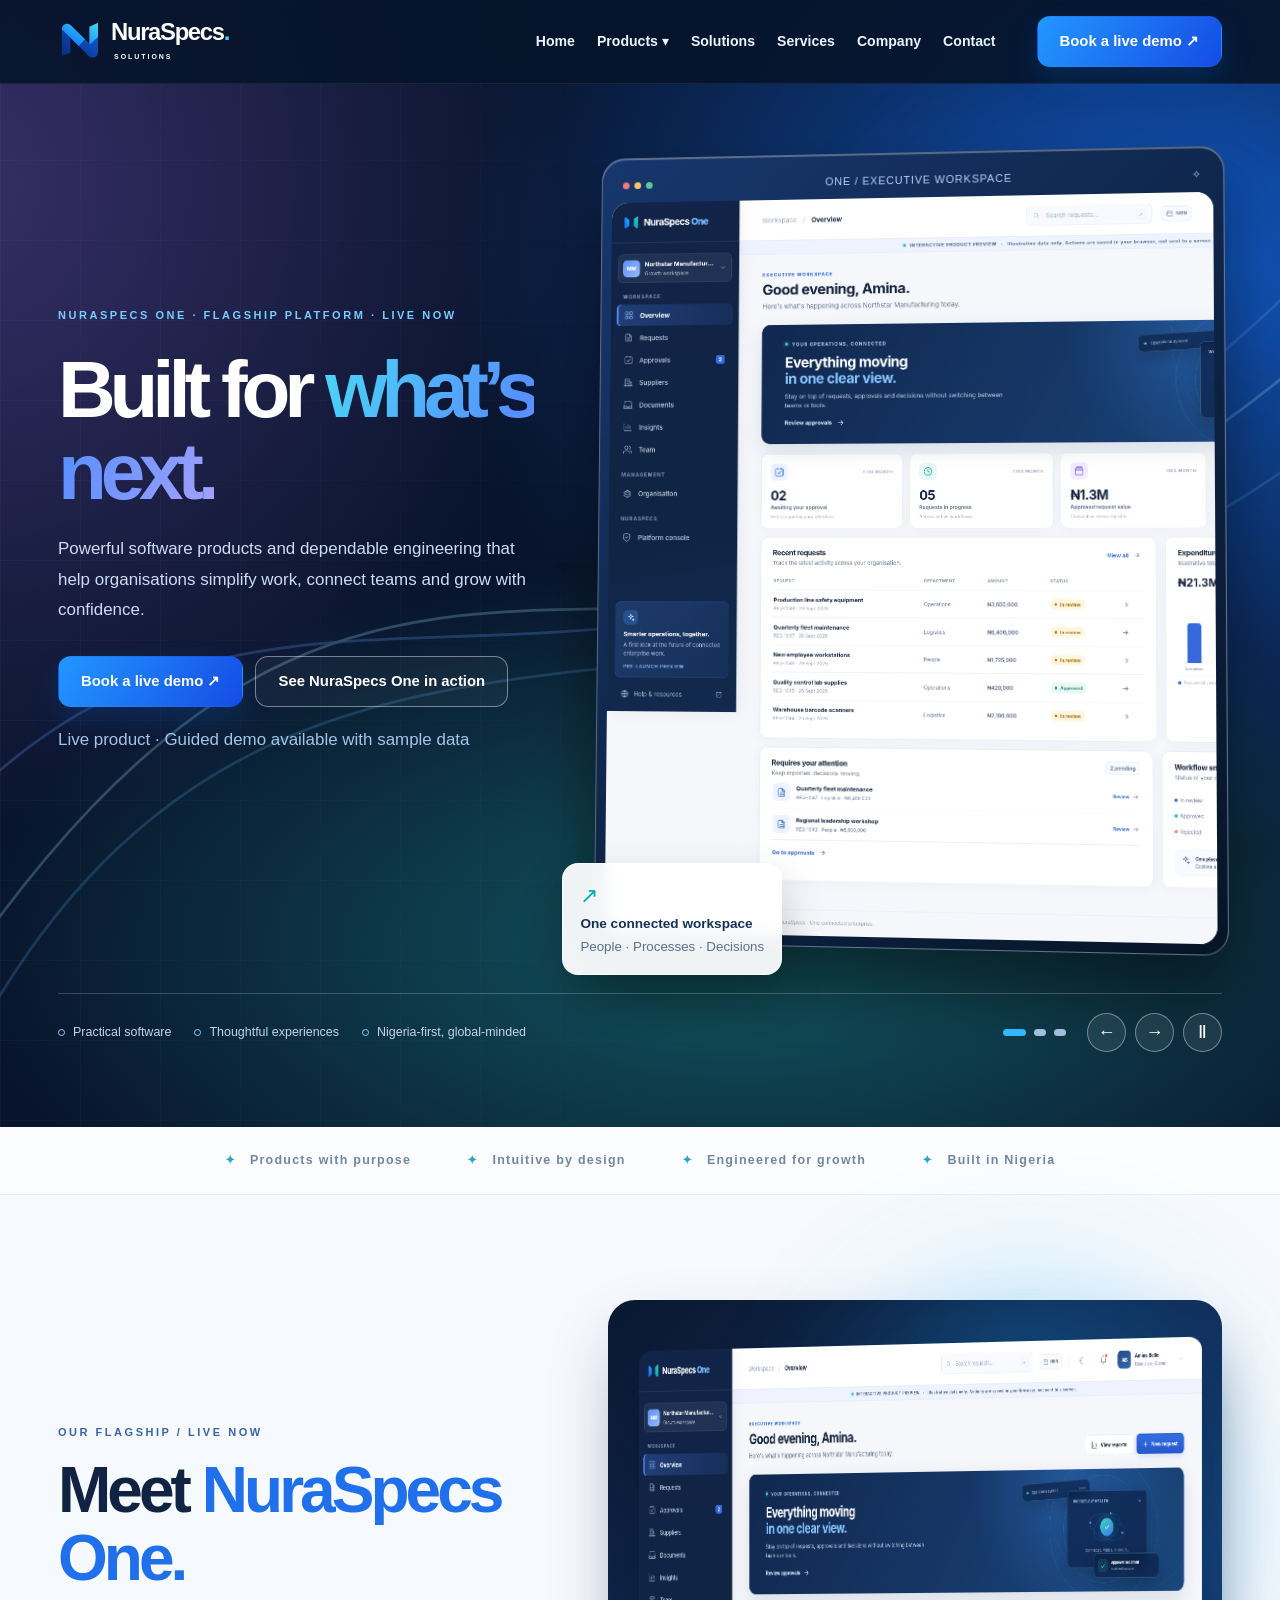
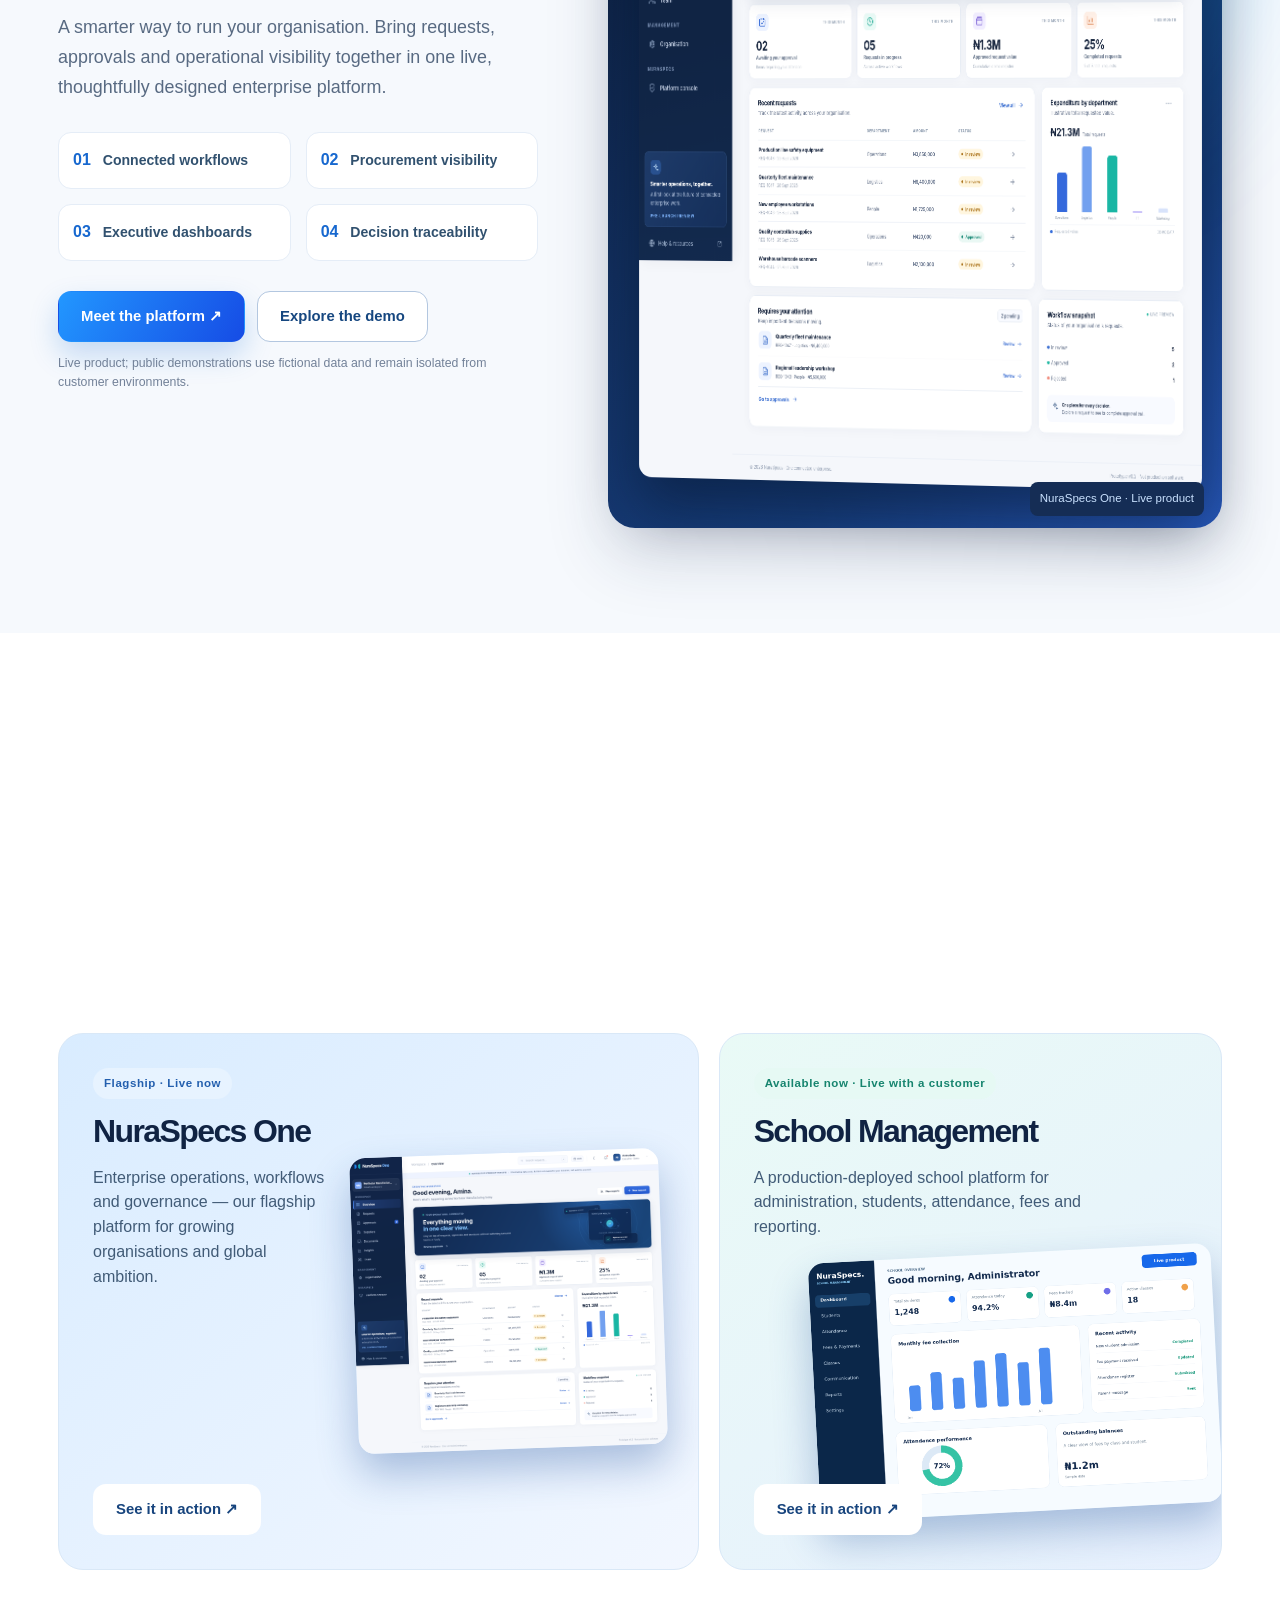
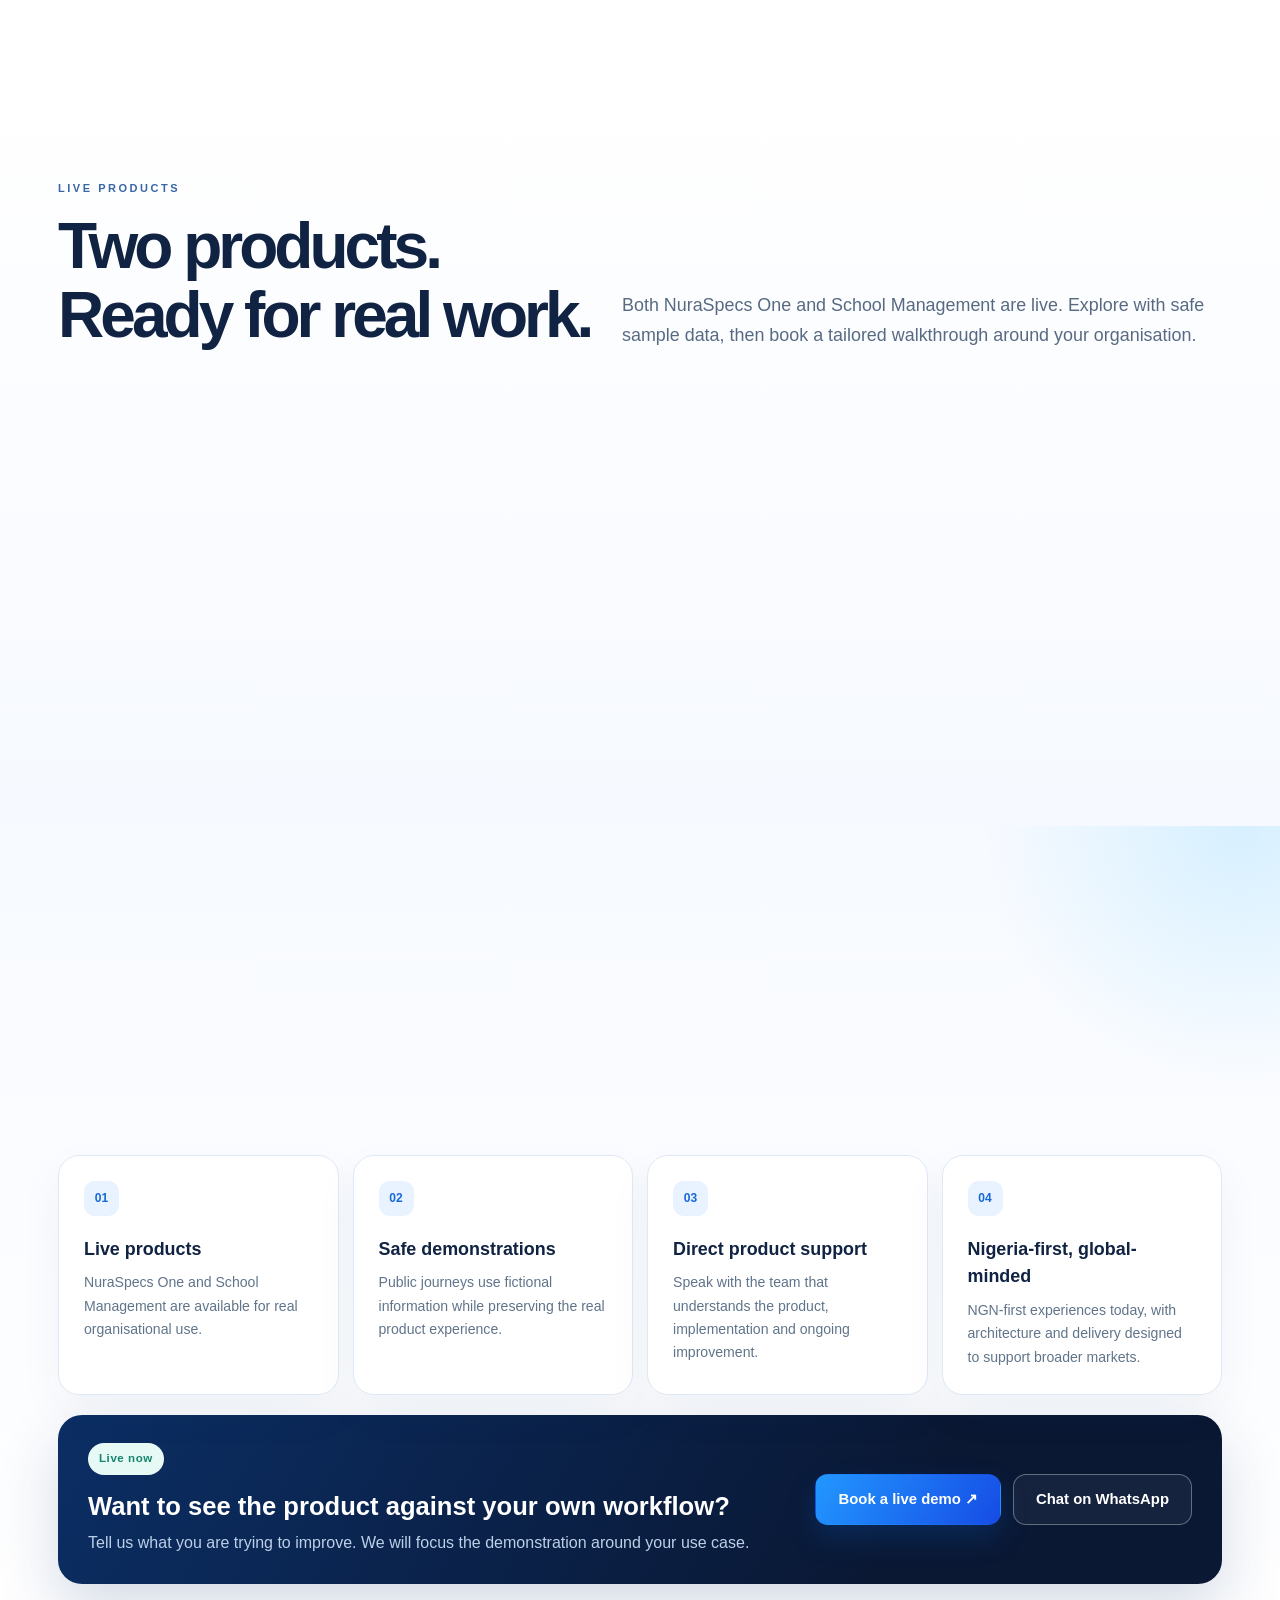
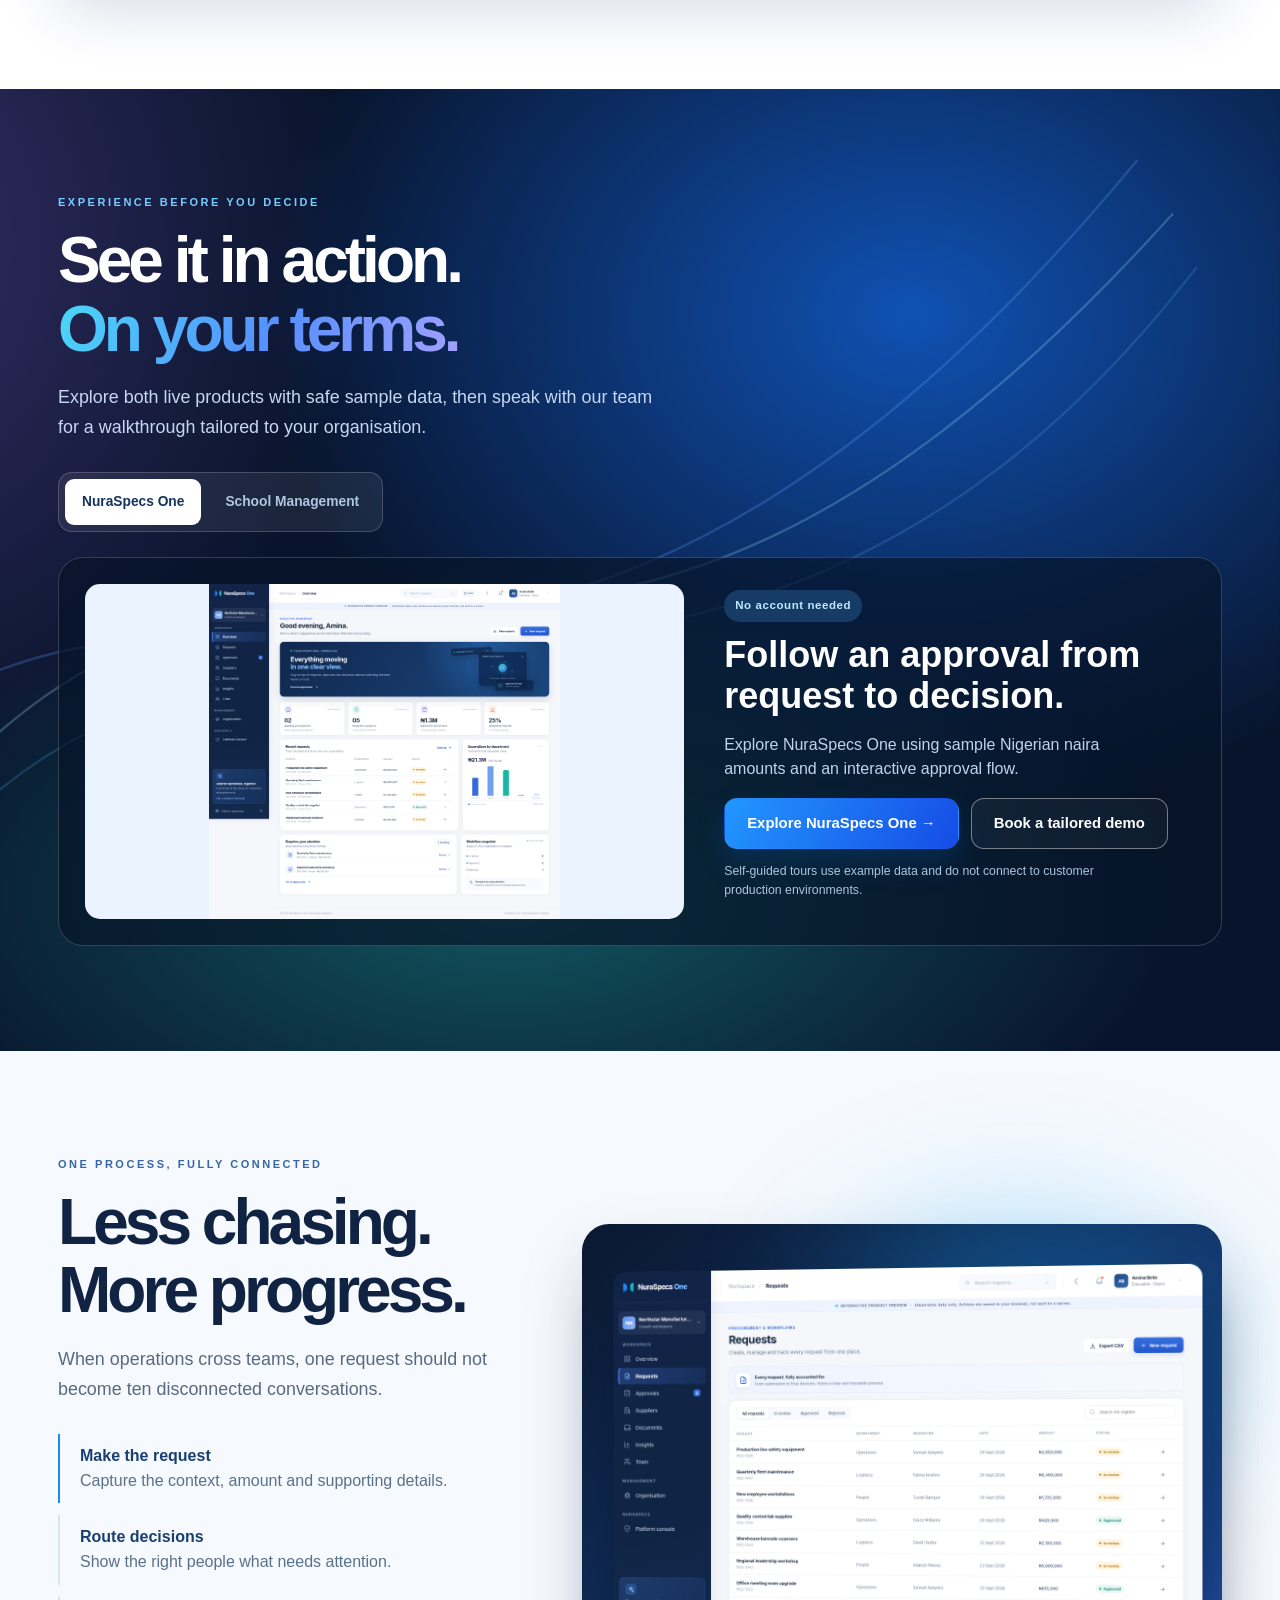
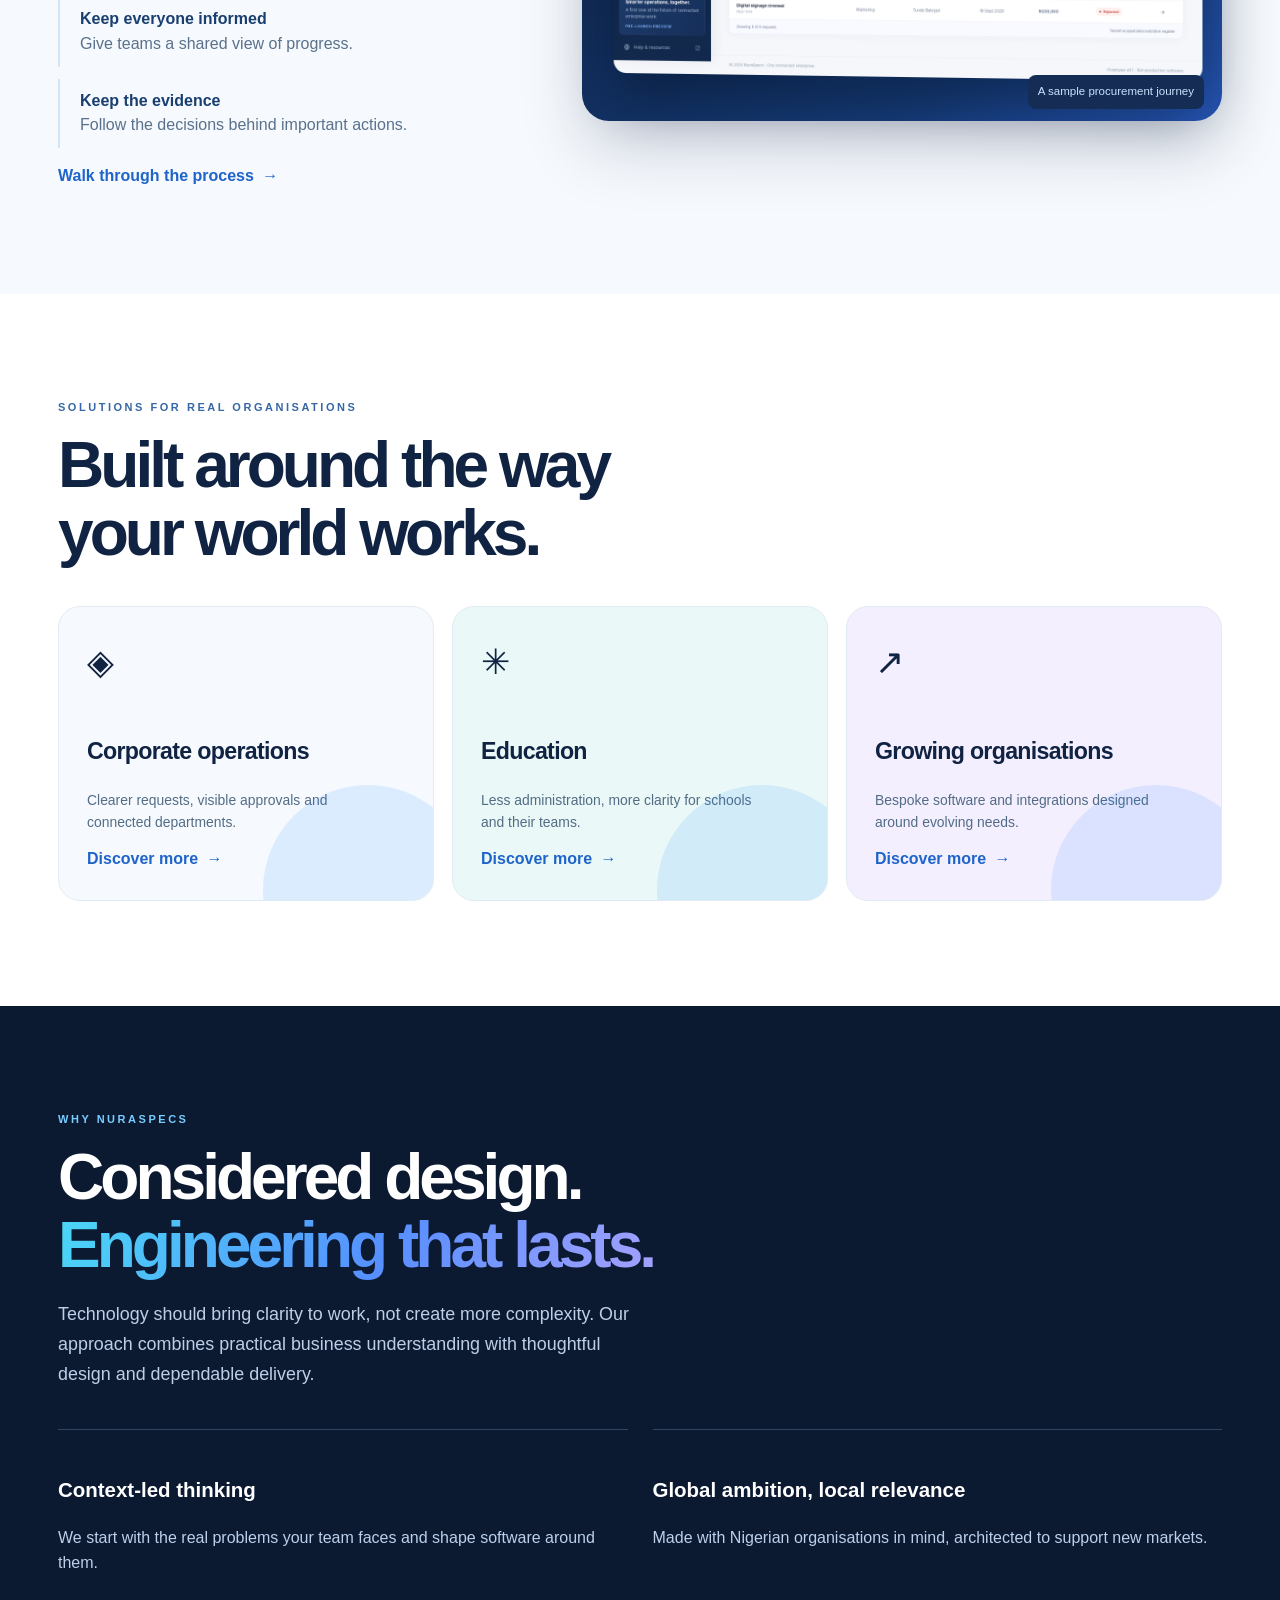
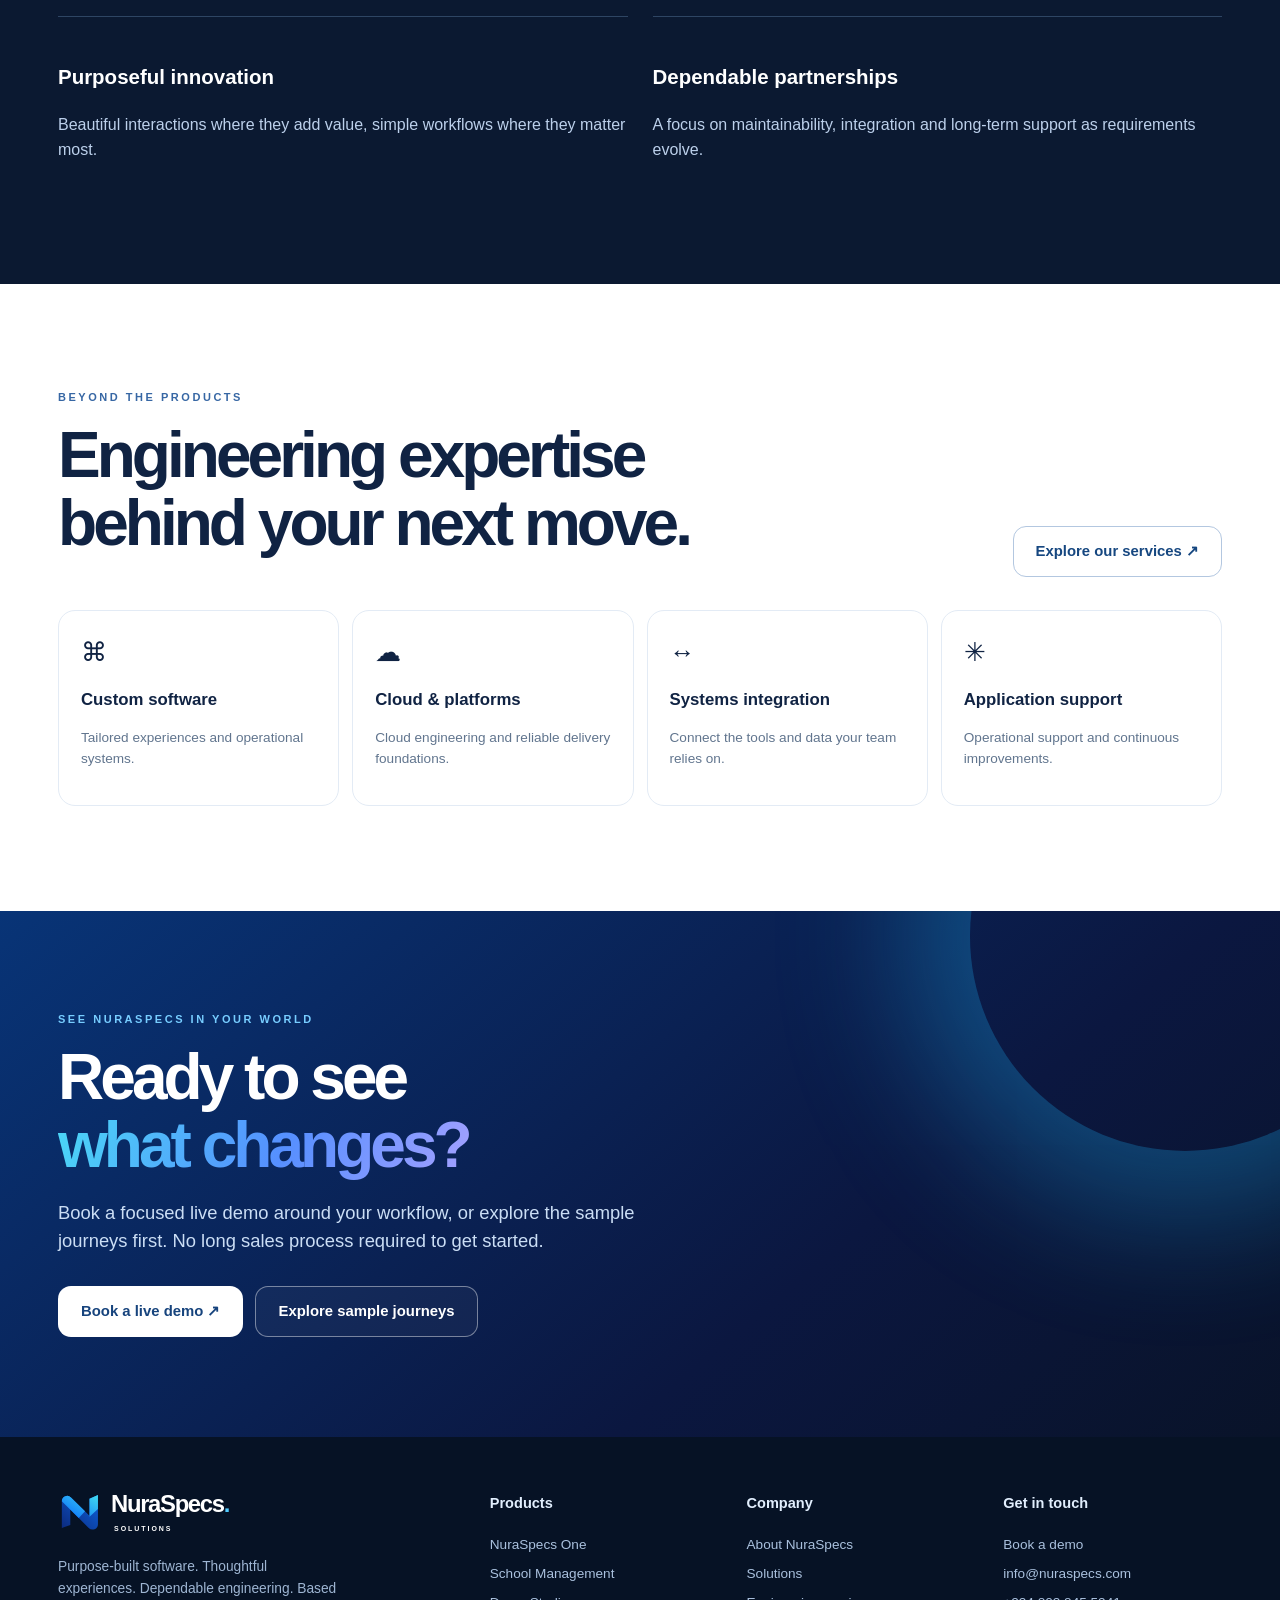
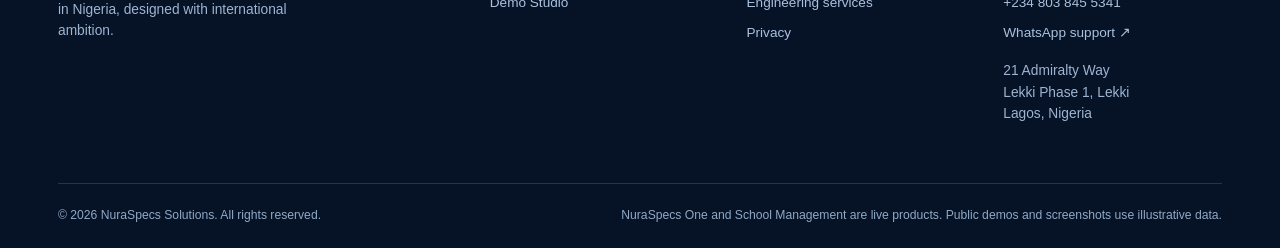
<file: index.html>
<!DOCTYPE html>

<html lang="en"><head><meta charset="utf-8"/><meta content="width=device-width,initial-scale=1" name="viewport"/><meta content="#08142c" name="theme-color"/><meta content="NuraSpecs builds live software products for modern organisations. Explore NuraSpecs One, our flagship enterprise operations platform, and our School Management System for connected school administration." name="description"/><meta content="website" property="og:type"/><meta content="NuraSpecs Solutions" property="og:site_name"/><meta content="NuraSpecs Solutions — Enterprise Software Built in Nigeria" property="og:title"/><meta content="NuraSpecs builds live software products for modern organisations. Explore NuraSpecs One, our flagship enterprise operations platform, and our School Management System for connected school administration." property="og:description"/><meta content="https://nuraspecs.com/assets/social-cover.png" property="og:image"/><meta content="summary_large_image" name="twitter:card"/><title>NuraSpecs Solutions — Enterprise Software Built in Nigeria</title><link href="assets/favicon.svg" rel="icon" type="image/svg+xml"/><link href="assets/styles.css?v=6.0.0" rel="stylesheet"/><meta content="index,follow,max-image-preview:large,max-snippet:-1,max-video-preview:-1" name="robots"/><meta content="https://nuraspecs.com/" property="og:url"/><meta content="NuraSpecs live software products — enterprise operations and school management" property="og:image:alt"/><meta content="NuraSpecs Solutions — Enterprise Software Built in Nigeria" name="twitter:title"/><meta content="NuraSpecs builds live software products for modern organisations. Explore NuraSpecs One, our flagship enterprise operations platform, and our School Management System for connected school administration." name="twitter:description"/><meta content="https://nuraspecs.com/assets/social-cover.png" name="twitter:image"/><link href="https://nuraspecs.com/" rel="canonical"/><link as="image" href="assets/one-dashboard.png" rel="preload"/><script type="application/ld+json">{"@context":"https://schema.org","@graph":[{"@type":"Organization","@id":"https://nuraspecs.com/#organization","name":"NuraSpecs Solutions","url":"https://nuraspecs.com/","logo":"https://nuraspecs.com/assets/logo.svg","email":"info@nuraspecs.com","telephone":"+2348038455341","address":{"@type":"PostalAddress","streetAddress":"21 Admiralty Way, Lekki Phase 1","addressLocality":"Lekki","addressRegion":"Lagos","addressCountry":"NG"},"areaServed":"Global","foundingLocation":{"@type":"Country","name":"Nigeria"},"sameAs":[]},{"@type":"WebSite","@id":"https://nuraspecs.com/#website","url":"https://nuraspecs.com/","name":"NuraSpecs Solutions","publisher":{"@id":"https://nuraspecs.com/#organization"}}]}</script></head><body><a class="skip" href="#main">Skip to main content</a><header class="topnav"><div class="container nav-inner"><a aria-label="NuraSpecs Solutions — homepage" class="brand" href="index.html"><img alt="" height="43" src="assets/logo.svg" width="43"/><span><strong>NuraSpecs<span style="color:#51cbff">.</span></strong><small>Solutions</small></span></a>
<nav aria-label="Main navigation" class="navlist"><a href="index.html">Home</a><div class="navdrop"><button aria-haspopup="true" aria-label="Products submenu" type="button">Products ▾</button><div class="drop-panel"><a href="products/nuraspecs-one.html">NuraSpecs One<small>Flagship · Live now</small></a><a href="products/school-management.html">School Management<small>Available now · Live product</small></a><a href="demo.html">Demo Studio<small>Explore each product</small></a></div></div><a href="solutions.html">Solutions</a><a href="services.html">Services</a><a href="about.html">Company</a><a href="contact.html">Contact</a></nav><a class="btn btn-primary nav-demo" href="contact.html">Book a live demo ↗</a><button aria-controls="mobile-menu" aria-expanded="false" aria-label="Open navigation menu" class="menu-toggle" id="menu-toggle" type="button">☰</button>
</div></header><nav aria-hidden="true" aria-label="Mobile navigation" class="nav-overlay" id="mobile-menu"><a href="index.html">Home</a><a href="products/nuraspecs-one.html">NuraSpecs One <small>Flagship · Live now</small></a><a href="products/school-management.html">School Management</a><a href="demo.html">Demo Studio</a><a href="solutions.html">Solutions</a><a href="services.html">Services</a><a href="about.html">Company</a><a href="contact.html">Contact</a><a class="btn btn-primary" href="contact.html">Book a live demo ↗</a></nav><main id="main"><section aria-label="Product stories" class="hero" id="hero-carousel"><div class="container">
<div class="hero-slide active" data-hero-slide=""><div class="hero-content"><div class="hero-copy"><div class="eyebrow light">NuraSpecs One · Flagship platform · Live now</div><h1>Built for <span class="gradient-text">what’s next.</span></h1><p>Powerful software products and dependable engineering that help organisations simplify work, connect teams and grow with confidence.</p><div class="actions"><a class="btn btn-primary" href="contact.html?product=one">Book a live demo ↗</a><a class="btn btn-ghost" href="demo.html?product=one">See NuraSpecs One in action</a></div><p class="fine" style="color:#a5c4e9;margin-top:18px">Live product · Guided demo available with sample data</p></div><div class="hero-media"><div class="hero-media-frame"><div class="hero-frame-bar"><div class="frame-dots"><i></i><i></i><i></i></div><span>ONE / EXECUTIVE WORKSPACE</span><span>✧</span></div><img alt="NuraSpecs One real product interface showing sample procurement in naira" fetchpriority="high" height="740" src="assets/one-dashboard.png" width="1110"/></div><div class="float-card"><span class="float-icon">↗</span><b>One connected workspace</b><small>People · Processes · Decisions</small></div></div></div></div>
<div class="hero-slide" data-hero-slide="" hidden=""><div class="hero-content"><div class="hero-copy"><div class="eyebrow light">NuraSpecs One / Live workflows</div><h1>Make work <span class="gradient-text">flow.</span></h1><p>From a purchase request to its final approval, create visibility, accountability and a better experience for every department.</p><div class="actions"><a class="btn btn-primary" href="demo.html?product=one">Explore the live demo ↗</a><a class="btn btn-ghost" href="contact.html?product=one">Book an enterprise walkthrough</a></div><p class="fine" style="color:#a5c4e9;margin-top:18px">Live product · Public demo uses illustrative NGN data</p></div><div class="hero-media"><div class="hero-media-frame"><div class="hero-frame-bar"><div class="frame-dots"><i></i><i></i><i></i></div><span>PROCUREMENT / REQUESTS</span><span>✧</span></div><img alt="NuraSpecs One product form for creating a purchase request" height="735" loading="lazy" src="assets/one-new-request.png" width="1100"/></div><div class="float-card"><span class="float-icon">✓</span><b>Every decision, visible</b><small>Request · Review · Approve</small></div></div></div></div>
<div class="hero-slide" data-hero-slide="" hidden=""><div class="hero-content"><div class="hero-copy"><div class="eyebrow light">School Management · Live with a customer</div><h1>More time for <span class="gradient-text">learning.</span></h1><p>Already in use with a customer, our School Management System brings admissions, attendance, fees and reporting into one clearer experience.</p><div class="actions"><a class="btn btn-primary" href="products/school-management.html">Explore School Management ↗</a><a class="btn btn-ghost" href="demo.html?product=school">Explore the school demo</a></div><p class="fine" style="color:#a5c4e9;margin-top:18px">Live with a customer · Public preview uses sample data</p></div><div class="hero-media"><div class="hero-media-frame"><div class="hero-frame-bar"><div class="frame-dots"><i></i><i></i><i></i></div><span>SCHOOL MANAGEMENT / CONCEPT SCREEN</span><span>✧</span></div><div aria-label="Illustrative school dashboard" class="school-stage"><div class="school-stage-top"><strong style="font-size:1.03rem">School overview</strong><span class="pill green">Illustrative UI</span></div><div class="school-stage-grid"><div class="school-stat"><small>Students</small><strong>1,248</strong></div><div class="school-stat"><small>Attendance</small><strong>94.2%</strong></div><div class="school-stat"><small>Fees tracked</small><strong>₦8.4m</strong></div></div><div class="school-stage-bottom"><div><strong style="font-size:.83rem">Fee collection overview</strong><div class="school-bars"><i></i><i></i><i></i><i></i><i></i></div></div><div><strong style="font-size:.83rem">Today’s activity</strong><div class="school-task">Attendance <b>Submitted</b></div><div class="school-task">Admission <b>Updated</b></div><div class="school-task">School fees <b>Tracked</b></div></div></div></div></div><div class="float-card"><span class="float-icon">✳</span><b>A clearer school day</b><small>Students · Attendance · Fees</small></div></div></div></div>
<div class="hero-bottom"><div class="signals"><span><i></i>Practical software</span><span><i></i>Thoughtful experiences</span><span><i></i>Nigeria-first, global-minded</span></div><div aria-label="Hero slide controls" class="slider-controls"><div class="slider-dots"><button aria-label="Show story 1" class="active" type="button"></button><button aria-label="Show story 2" type="button"></button><button aria-label="Show story 3" type="button"></button></div><button aria-label="Previous story" class="iconbtn" data-prev="" type="button">←</button><button aria-label="Next story" class="iconbtn" data-next="" type="button">→</button><button aria-label="Pause rotating stories" aria-pressed="false" class="iconbtn" data-pause="" type="button">Ⅱ</button></div></div>
</div></section><div class="logo-ribbon"><div class="container ribbon"><span>Products with purpose</span><span>Intuitive by design</span><span>Engineered for growth</span><span>Built in Nigeria</span></div></div>
<section class="section spotlight" id="flagship"><div class="container spotgrid"><div class="reveal"><div class="eyebrow">Our flagship / Live now</div><h2>Meet <span style="color:#206feb">NuraSpecs One.</span></h2><p class="lead">A smarter way to run your organisation. Bring requests, approvals and operational visibility together in one live, thoughtfully designed enterprise platform.</p><div class="spotlist"><div><strong>01</strong> Connected workflows</div><div><strong>02</strong> Procurement visibility</div><div><strong>03</strong> Executive dashboards</div><div><strong>04</strong> Decision traceability</div></div><div class="actions"><a class="btn btn-primary" href="products/nuraspecs-one.html">Meet the platform ↗</a><a class="btn btn-outline" href="demo.html?product=one">Explore the demo</a></div><p class="fine">Live product; public demonstrations use fictional data and remain isolated from customer environments.</p></div><div class="stage-panel reveal"><img alt="NuraSpecs One product dashboard showing illustrative Nigerian naira values" height="740" loading="lazy" src="assets/one-dashboard.png" width="1110"/><span class="stage-label">NuraSpecs One · Live product</span></div></div></section>
<section class="section" id="products"><div class="container"><div class="section-top reveal"><div><div class="eyebrow">Our product ecosystem</div><h2>Big ideas. <br/>Beautifully useful software.</h2></div><p class="lead">Specialist products with one purpose: make important work simpler, clearer and more connected.</p></div><div class="product-grid"><article class="product-tile enterprise reveal"><div class="tile-head"><span class="pill">Flagship · Live now</span><h3>NuraSpecs One</h3><p>Enterprise operations, workflows and governance — our flagship platform for growing organisations and global ambition.</p></div><div class="tile-media"><img alt="NuraSpecs One screenshot" loading="lazy" src="assets/one-dashboard.png"/></div><div class="tile-actions"><a class="btn btn-white" href="products/nuraspecs-one.html">See it in action ↗</a></div></article><article class="product-tile education reveal"><div class="tile-head"><span class="pill green">Available now · Live with a customer</span><h3>School Management</h3><p>A production-deployed school platform for administration, students, attendance, fees and reporting.</p></div><div class="tile-media school-shot"><img alt="Generic NuraSpecs School Management dashboard using fictional data" loading="lazy" src="assets/school-dashboard.png"/></div><div class="tile-actions"><a class="btn btn-white" href="products/school-management.html">See it in action ↗</a></div></article></div></div></section><section class="section status-section" id="product-status"><div class="container"><div class="section-top reveal"><div><div class="eyebrow">Live products</div><h2>Two products.<br/>Ready for real work.</h2></div><p class="lead">Both NuraSpecs One and School Management are live. Explore with safe sample data, then book a tailored walkthrough around your organisation.</p></div><div class="status-grid"><article class="status-card status-live reveal"><div class="status-top"><span class="status-dot"></span><span>Live now · Flagship platform</span></div><h3>NuraSpecs One</h3><p>Connected requests, approvals, procurement visibility and operational dashboards for organisations that want clearer control without unnecessary complexity.</p><div class="actions"><a class="btn btn-primary" href="contact.html?product=one">Book One demo ↗</a><a class="btn btn-outline" href="demo.html?product=one">Explore sample journey</a></div></article><article class="status-card status-live reveal"><div class="status-top"><span class="status-dot"></span><span>Live now · Customer deployment</span></div><h3>School Management System</h3><p>Admissions, attendance, fees, reporting and administration in one connected school workspace, already operating in a customer environment.</p><div class="actions"><a class="btn btn-primary" href="contact.html?product=school">Book school demo ↗</a><a class="btn btn-outline" href="demo.html?product=school">Explore sample journey</a></div></article></div></div></section>
<section class="section conversion-proof"><div class="container"><div class="section-top reveal"><div><div class="eyebrow">Built for real operations</div><h2>Confidence before<br/>you commit.</h2></div><p class="lead">If you arrived from LinkedIn, Instagram, Facebook or YouTube, here is the quick answer: NuraSpecs products are live, demonstrations are tailored, and you can explore without exposing real customer data.</p></div><div class="proof-grid"><article class="proof-card reveal"><span>01</span><h3>Live products</h3><p>NuraSpecs One and School Management are available for real organisational use.</p></article><article class="proof-card reveal"><span>02</span><h3>Safe demonstrations</h3><p>Public journeys use fictional information while preserving the real product experience.</p></article><article class="proof-card reveal"><span>03</span><h3>Direct product support</h3><p>Speak with the team that understands the product, implementation and ongoing improvement.</p></article><article class="proof-card reveal"><span>04</span><h3>Nigeria-first, global-minded</h3><p>NGN-first experiences today, with architecture and delivery designed to support broader markets.</p></article></div><div class="proof-cta reveal"><div><span class="pill green">Live now</span><h3>Want to see the product against your own workflow?</h3><p>Tell us what you are trying to improve. We will focus the demonstration around your use case.</p></div><div class="actions"><a class="btn btn-primary" href="contact.html">Book a live demo ↗</a><a class="btn btn-outline" href="https://wa.me/2348038455341?text=Hello%20NuraSpecs%2C%20I%27d%20like%20to%20book%20a%20live%20product%20demo." target="_blank" rel="noopener noreferrer">Chat on WhatsApp</a></div></div></div></section>
<section class="section demo-section" id="home-demo-studio"><div class="container"><div class="eyebrow light">Experience before you decide</div><h2>See it in action.<br/><span class="gradient-text">On your terms.</span></h2><p class="lead">Explore both live products with safe sample data, then speak with our team for a walkthrough tailored to your organisation.</p><div aria-label="Choose a product demonstration" class="demo-selector" role="tablist"><button aria-selected="true" class="active" data-studio="one" role="tab" type="button">NuraSpecs One</button><button aria-selected="false" data-studio="school" role="tab" type="button">School Management</button></div><div class="demo-showcase reveal"><div class="demo-visual"><img alt="" id="studio-image" loading="lazy" src="assets/one-dashboard.png"/><div hidden="" id="studio-school"><div aria-label="Illustrative school dashboard" class="school-stage"><div class="school-stage-top"><strong style="font-size:1.03rem">School overview</strong><span class="pill green">Illustrative UI</span></div><div class="school-stage-grid"><div class="school-stat"><small>Students</small><strong>1,248</strong></div><div class="school-stat"><small>Attendance</small><strong>94.2%</strong></div><div class="school-stat"><small>Fees tracked</small><strong>₦8.4m</strong></div></div><div class="school-stage-bottom"><div><strong style="font-size:.83rem">Fee collection overview</strong><div class="school-bars"><i></i><i></i><i></i><i></i><i></i></div></div><div><strong style="font-size:.83rem">Today’s activity</strong><div class="school-task">Attendance <b>Submitted</b></div><div class="school-task">Admission <b>Updated</b></div><div class="school-task">School fees <b>Tracked</b></div></div></div></div></div></div><div class="demo-copy"><span class="pill dark">No account needed</span><h3 id="studio-title">Follow an approval from request to decision.</h3><p id="studio-desc">Explore NuraSpecs One using sample Nigerian naira amounts and an interactive approval flow.</p><div class="actions"><a class="btn btn-primary" href="demo.html?product=one" id="studio-link">Explore NuraSpecs One →</a><a class="btn btn-ghost" href="contact.html?product=one" id="studio-book">Book a tailored demo</a></div><p class="fine" style="color:#adc4dd">Self-guided tours use example data and do not connect to customer production environments.</p></div></div></div></section>
<section class="section feature-story"><div class="container story-grid"><div class="reveal"><div class="eyebrow">One process, fully connected</div><h2>Less chasing.<br/>More progress.</h2><p class="lead">When operations cross teams, one request should not become ten disconnected conversations.</p><ol class="steps-list" style="padding:0"><li class="active"><strong>Make the request</strong>Capture the context, amount and supporting details.</li><li><strong>Route decisions</strong>Show the right people what needs attention.</li><li><strong>Keep everyone informed</strong>Give teams a shared view of progress.</li><li><strong>Keep the evidence</strong>Follow the decisions behind important actions.</li></ol><a class="btn-link" href="demo.html?product=one">Walk through the process</a></div><div class="stage-panel reveal"><img alt="NuraSpecs One procurement requests frontend preview" loading="lazy" src="assets/one-requests.png"/><span class="stage-label">A sample procurement journey</span></div></div></section>
<section class="section" id="solutions"><div class="container"><div class="eyebrow">Solutions for real organisations</div><h2>Built around the way<br/>your world works.</h2><div class="solutions-grid"><a class="solution reveal" href="solutions.html#enterprise"><span class="big-icon">◈</span><h3>Corporate operations</h3><p>Clearer requests, visible approvals and connected departments.</p><span class="btn-link">Discover more</span></a><a class="solution reveal" href="solutions.html#education"><span class="big-icon">✳</span><h3>Education</h3><p>Less administration, more clarity for schools and their teams.</p><span class="btn-link">Discover more</span></a><a class="solution reveal" href="solutions.html#bespoke"><span class="big-icon">↗</span><h3>Growing organisations</h3><p>Bespoke software and integrations designed around evolving needs.</p><span class="btn-link">Discover more</span></a></div></div></section>
<section class="section editorial"><div class="container"><div class="eyebrow light">Why NuraSpecs</div><h2>Considered design.<br/><span class="gradient-text">Engineering that lasts.</span></h2><p class="lead">Technology should bring clarity to work, not create more complexity. Our approach combines practical business understanding with thoughtful design and dependable delivery.</p><div class="editorial-grid"><div class="editorial-block"><h3>Context-led thinking</h3><p>We start with the real problems your team faces and shape software around them.</p></div><div class="editorial-block"><h3>Global ambition, local relevance</h3><p>Made with Nigerian organisations in mind, architected to support new markets.</p></div><div class="editorial-block"><h3>Purposeful innovation</h3><p>Beautiful interactions where they add value, simple workflows where they matter most.</p></div><div class="editorial-block"><h3>Dependable partnerships</h3><p>A focus on maintainability, integration and long-term support as requirements evolve.</p></div></div></div></section>
<section class="section" id="services"><div class="container"><div class="section-top"><div><div class="eyebrow">Beyond the products</div><h2>Engineering expertise<br/>behind your next move.</h2></div><a class="btn btn-outline" href="services.html">Explore our services ↗</a></div><div class="service-grid"><div class="service"><span style="font-size:1.6rem">⌘</span><b>Custom software</b><p>Tailored experiences and operational systems.</p></div><div class="service"><span style="font-size:1.6rem">☁</span><b>Cloud &amp; platforms</b><p>Cloud engineering and reliable delivery foundations.</p></div><div class="service"><span style="font-size:1.6rem">↔</span><b>Systems integration</b><p>Connect the tools and data your team relies on.</p></div><div class="service"><span style="font-size:1.6rem">✳</span><b>Application support</b><p>Operational support and continuous improvements.</p></div></div></div></section><section class="closing"><div class="container"><div class="eyebrow light">See NuraSpecs in your world</div><h2>Ready to see<br/><span class="gradient-text">what changes?</span></h2><p>Book a focused live demo around your workflow, or explore the sample journeys first. No long sales process required to get started.</p><div class="actions"><a class="btn btn-white" href="contact.html">Book a live demo ↗</a><a class="btn btn-ghost" href="demo.html">Explore sample journeys</a></div></div></section></main><footer class="footer"><div class="container"><div class="footergrid"><div class="footcompany"><a aria-label="NuraSpecs Solutions — homepage" class="brand" href="index.html"><img alt="" height="43" src="assets/logo.svg" width="43"/><span><strong>NuraSpecs<span style="color:#51cbff">.</span></strong><small>Solutions</small></span></a><p>Purpose-built software. Thoughtful experiences. Dependable engineering. Based in Nigeria, designed with international ambition.</p></div><div><h4>Products</h4><a href="products/nuraspecs-one.html">NuraSpecs One</a><a href="products/school-management.html">School Management</a><a href="demo.html">Demo Studio</a></div><div><h4>Company</h4><a href="about.html">About NuraSpecs</a><a href="solutions.html">Solutions</a><a href="services.html">Engineering services</a><a href="privacy.html">Privacy</a></div><div><h4>Get in touch</h4><a href="contact.html">Book a demo</a><a href="mailto:info@nuraspecs.com">info@nuraspecs.com</a><a href="tel:+2348038455341">+234 803 845 5341</a><a href="https://wa.me/2348038455341" rel="noopener noreferrer" target="_blank">WhatsApp support ↗</a><p>21 Admiralty Way<br/>Lekki Phase 1, Lekki<br/>Lagos, Nigeria</p></div></div><div class="footbase"><span>© 2026 NuraSpecs Solutions. All rights reserved.</span><span>NuraSpecs One and School Management are live products. Public demos and screenshots use illustrative data.</span></div></div></footer><button aria-label="Back to top" class="backtop" id="back-to-top">↑</button><script defer="" src="assets/app.js"></script></body></html>
</file>
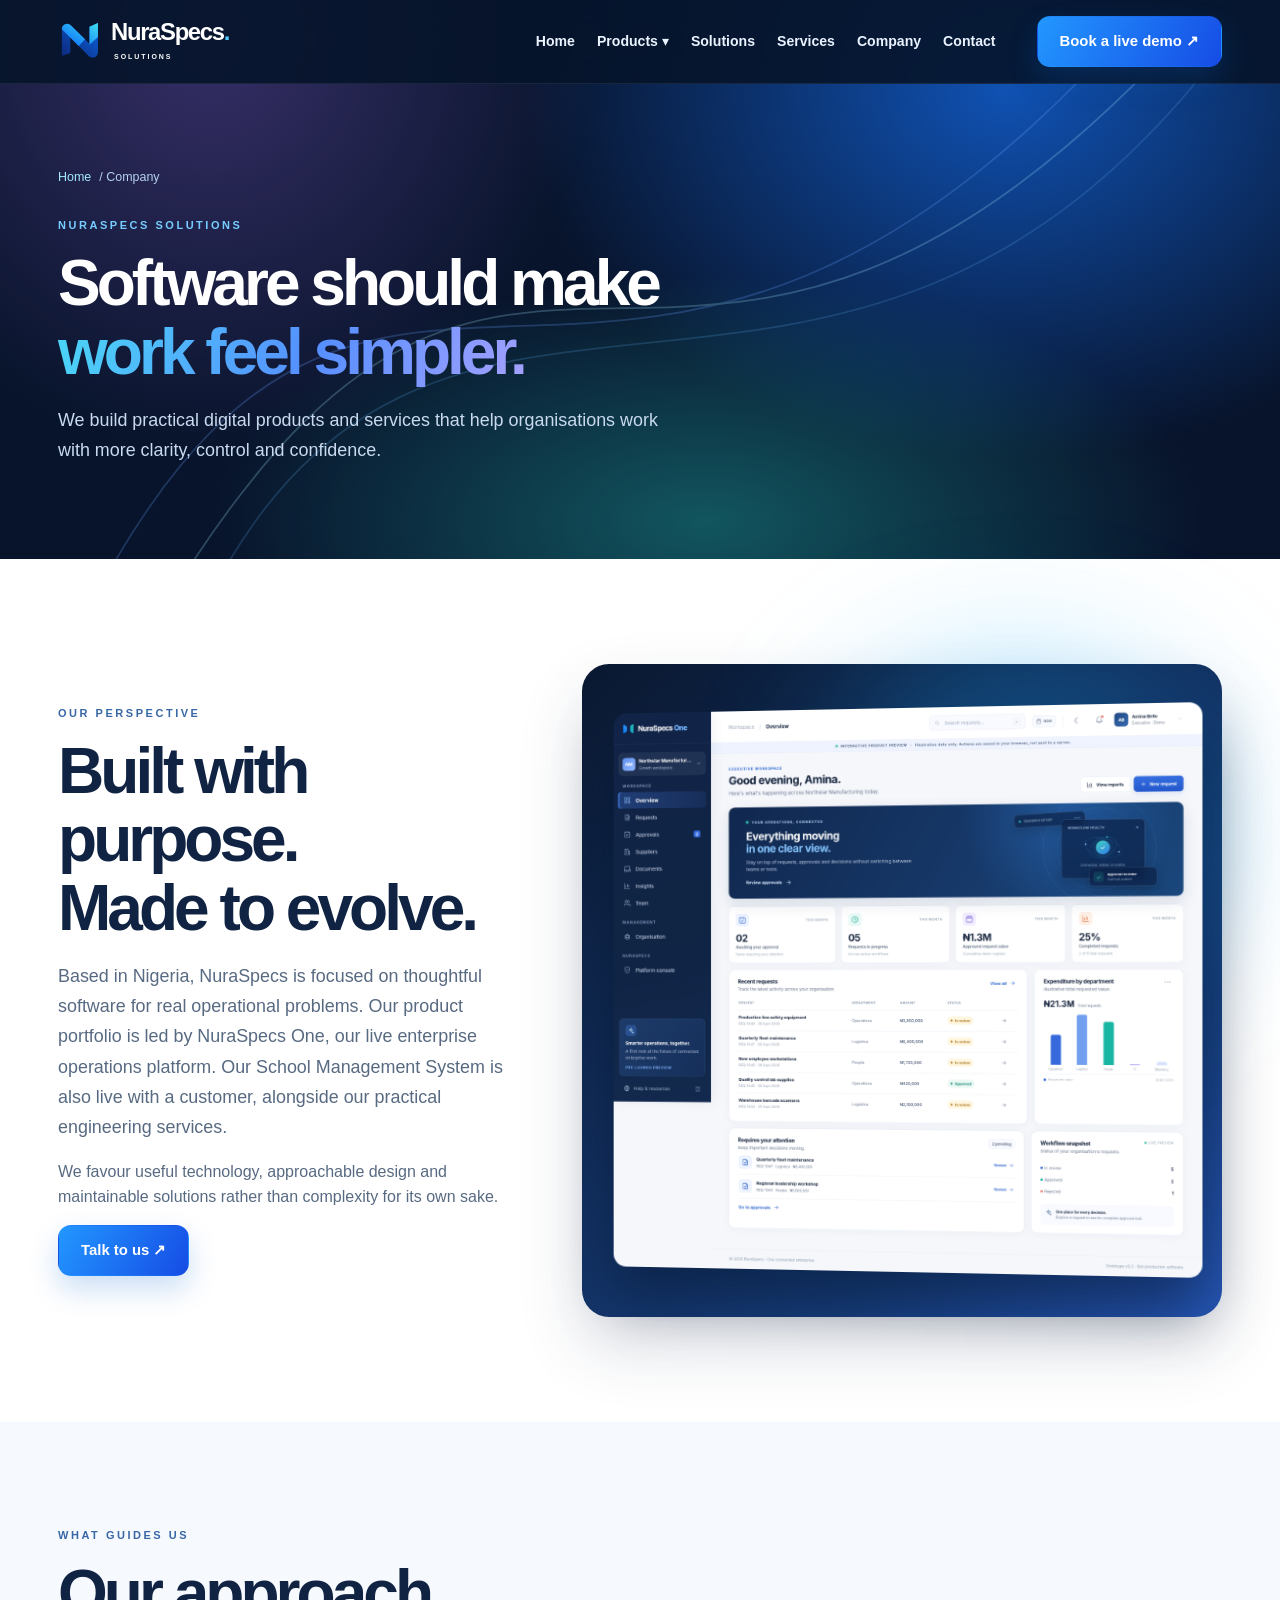
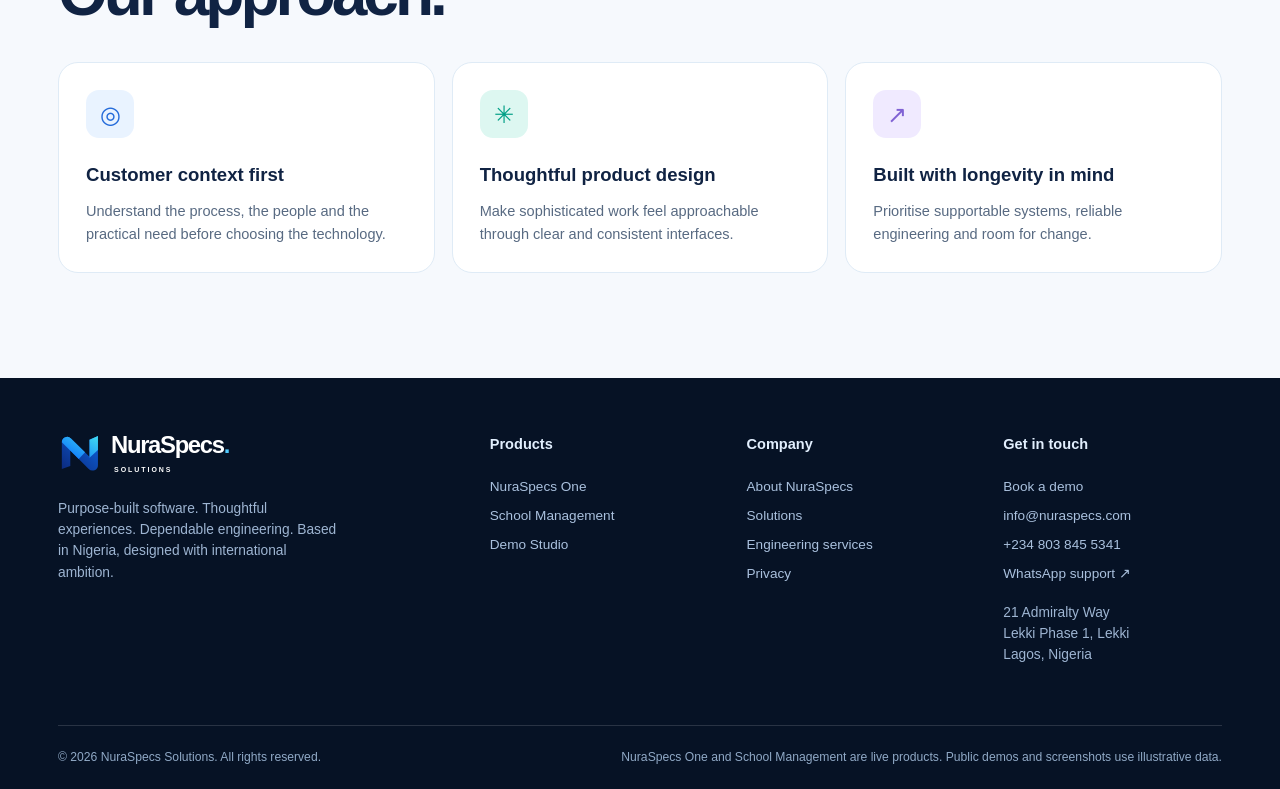
<file: about.html>
<!DOCTYPE html>

<html lang="en"><head><meta charset="utf-8"/><meta content="width=device-width,initial-scale=1" name="viewport"/><meta content="#08142c" name="theme-color"/><meta content="NuraSpecs Solutions builds practical software products and dependable engineering services from Nigeria, with global ambition." name="description"/><meta content="website" property="og:type"/><meta content="NuraSpecs Solutions" property="og:site_name"/><meta content="About NuraSpecs Solutions — Nigeria-Built Software" property="og:title"/><meta content="NuraSpecs Solutions builds practical software products and dependable engineering services from Nigeria, with global ambition." property="og:description"/><meta content="https://nuraspecs.com/assets/social-cover.png" property="og:image"/><meta content="summary_large_image" name="twitter:card"/><title>About NuraSpecs Solutions — Nigeria-Built Software</title><link href="assets/favicon.svg" rel="icon" type="image/svg+xml"/><link href="assets/styles.css?v=6.0.0" rel="stylesheet"/><meta content="index,follow,max-image-preview:large,max-snippet:-1,max-video-preview:-1" name="robots"/><meta content="https://nuraspecs.com/about.html" property="og:url"/><meta content="NuraSpecs live software products — enterprise operations and school management" property="og:image:alt"/><meta content="About NuraSpecs Solutions — Nigeria-Built Software" name="twitter:title"/><meta content="NuraSpecs Solutions builds practical software products and dependable engineering services from Nigeria, with global ambition." name="twitter:description"/><meta content="https://nuraspecs.com/assets/social-cover.png" name="twitter:image"/><link href="https://nuraspecs.com/about.html" rel="canonical"/></head><body><a class="skip" href="#main">Skip to main content</a><header class="topnav"><div class="container nav-inner"><a aria-label="NuraSpecs Solutions — homepage" class="brand" href="index.html"><img alt="" height="43" src="assets/logo.svg" width="43"/><span><strong>NuraSpecs<span style="color:#51cbff">.</span></strong><small>Solutions</small></span></a>
<nav aria-label="Main navigation" class="navlist"><a href="index.html">Home</a><div class="navdrop"><button aria-haspopup="true" aria-label="Products submenu" type="button">Products ▾</button><div class="drop-panel"><a href="products/nuraspecs-one.html">NuraSpecs One<small>Flagship · Live now</small></a><a href="products/school-management.html">School Management<small>Available now · Live product</small></a><a href="demo.html">Demo Studio<small>Explore each product</small></a></div></div><a href="solutions.html">Solutions</a><a href="services.html">Services</a><a href="about.html">Company</a><a href="contact.html">Contact</a></nav><a class="btn btn-primary nav-demo" href="contact.html">Book a live demo ↗</a><button aria-controls="mobile-menu" aria-expanded="false" aria-label="Open navigation menu" class="menu-toggle" id="menu-toggle" type="button">☰</button>
</div></header><nav aria-hidden="true" aria-label="Mobile navigation" class="nav-overlay" id="mobile-menu"><a href="index.html">Home</a><a href="products/nuraspecs-one.html">NuraSpecs One <small>Flagship · Live now</small></a><a href="products/school-management.html">School Management</a><a href="demo.html">Demo Studio</a><a href="solutions.html">Solutions</a><a href="services.html">Services</a><a href="about.html">Company</a><a href="contact.html">Contact</a><a class="btn btn-primary" href="contact.html">Book a live demo ↗</a></nav><main id="main"><section class="page-hero"><div class="container"><div class="breadcrumb"><a href="index.html">Home</a> / Company</div><div class="eyebrow light">NuraSpecs Solutions</div><h1>Software should make<br/><span class="gradient-text">work feel simpler.</span></h1><p class="lead">We build practical digital products and services that help organisations work with more clarity, control and confidence.</p></div></section>
<section class="section"><div class="container story-grid"><div><div class="eyebrow">Our perspective</div><h2>Built with purpose.<br/>Made to evolve.</h2><p class="lead">Based in Nigeria, NuraSpecs is focused on thoughtful software for real operational problems. Our product portfolio is led by NuraSpecs One, our live enterprise operations platform. Our School Management System is also live with a customer, alongside our practical engineering services.</p><p class="muted">We favour useful technology, approachable design and maintainable solutions rather than complexity for its own sake.</p><a class="btn btn-primary" href="contact.html">Talk to us ↗</a></div><div class="stage-panel"><img alt="NuraSpecs One live product interface" loading="lazy" src="assets/one-dashboard.png"/></div></div></section>
<section class="section spotlight"><div class="container"><div class="eyebrow">What guides us</div><h2>Our approach.</h2><div class="detail-grid"><div class="detail-card"><div class="symbol">◎</div><h3>Customer context first</h3><p>Understand the process, the people and the practical need before choosing the technology.</p></div><div class="detail-card"><div class="symbol">✳</div><h3>Thoughtful product design</h3><p>Make sophisticated work feel approachable through clear and consistent interfaces.</p></div><div class="detail-card"><div class="symbol">↗</div><h3>Built with longevity in mind</h3><p>Prioritise supportable systems, reliable engineering and room for change.</p></div></div></div></section></main><footer class="footer"><div class="container"><div class="footergrid"><div class="footcompany"><a aria-label="NuraSpecs Solutions — homepage" class="brand" href="index.html"><img alt="" height="43" src="assets/logo.svg" width="43"/><span><strong>NuraSpecs<span style="color:#51cbff">.</span></strong><small>Solutions</small></span></a><p>Purpose-built software. Thoughtful experiences. Dependable engineering. Based in Nigeria, designed with international ambition.</p></div><div><h4>Products</h4><a href="products/nuraspecs-one.html">NuraSpecs One</a><a href="products/school-management.html">School Management</a><a href="demo.html">Demo Studio</a></div><div><h4>Company</h4><a href="about.html">About NuraSpecs</a><a href="solutions.html">Solutions</a><a href="services.html">Engineering services</a><a href="privacy.html">Privacy</a></div><div><h4>Get in touch</h4><a href="contact.html">Book a demo</a><a href="mailto:info@nuraspecs.com">info@nuraspecs.com</a><a href="tel:+2348038455341">+234 803 845 5341</a><a href="https://wa.me/2348038455341" rel="noopener noreferrer" target="_blank">WhatsApp support ↗</a><p>21 Admiralty Way<br/>Lekki Phase 1, Lekki<br/>Lagos, Nigeria</p></div></div><div class="footbase"><span>© 2026 NuraSpecs Solutions. All rights reserved.</span><span>NuraSpecs One and School Management are live products. Public demos and screenshots use illustrative data.</span></div></div></footer><button aria-label="Back to top" class="backtop" id="back-to-top">↑</button><script defer="" src="assets/app.js"></script></body></html>
</file>
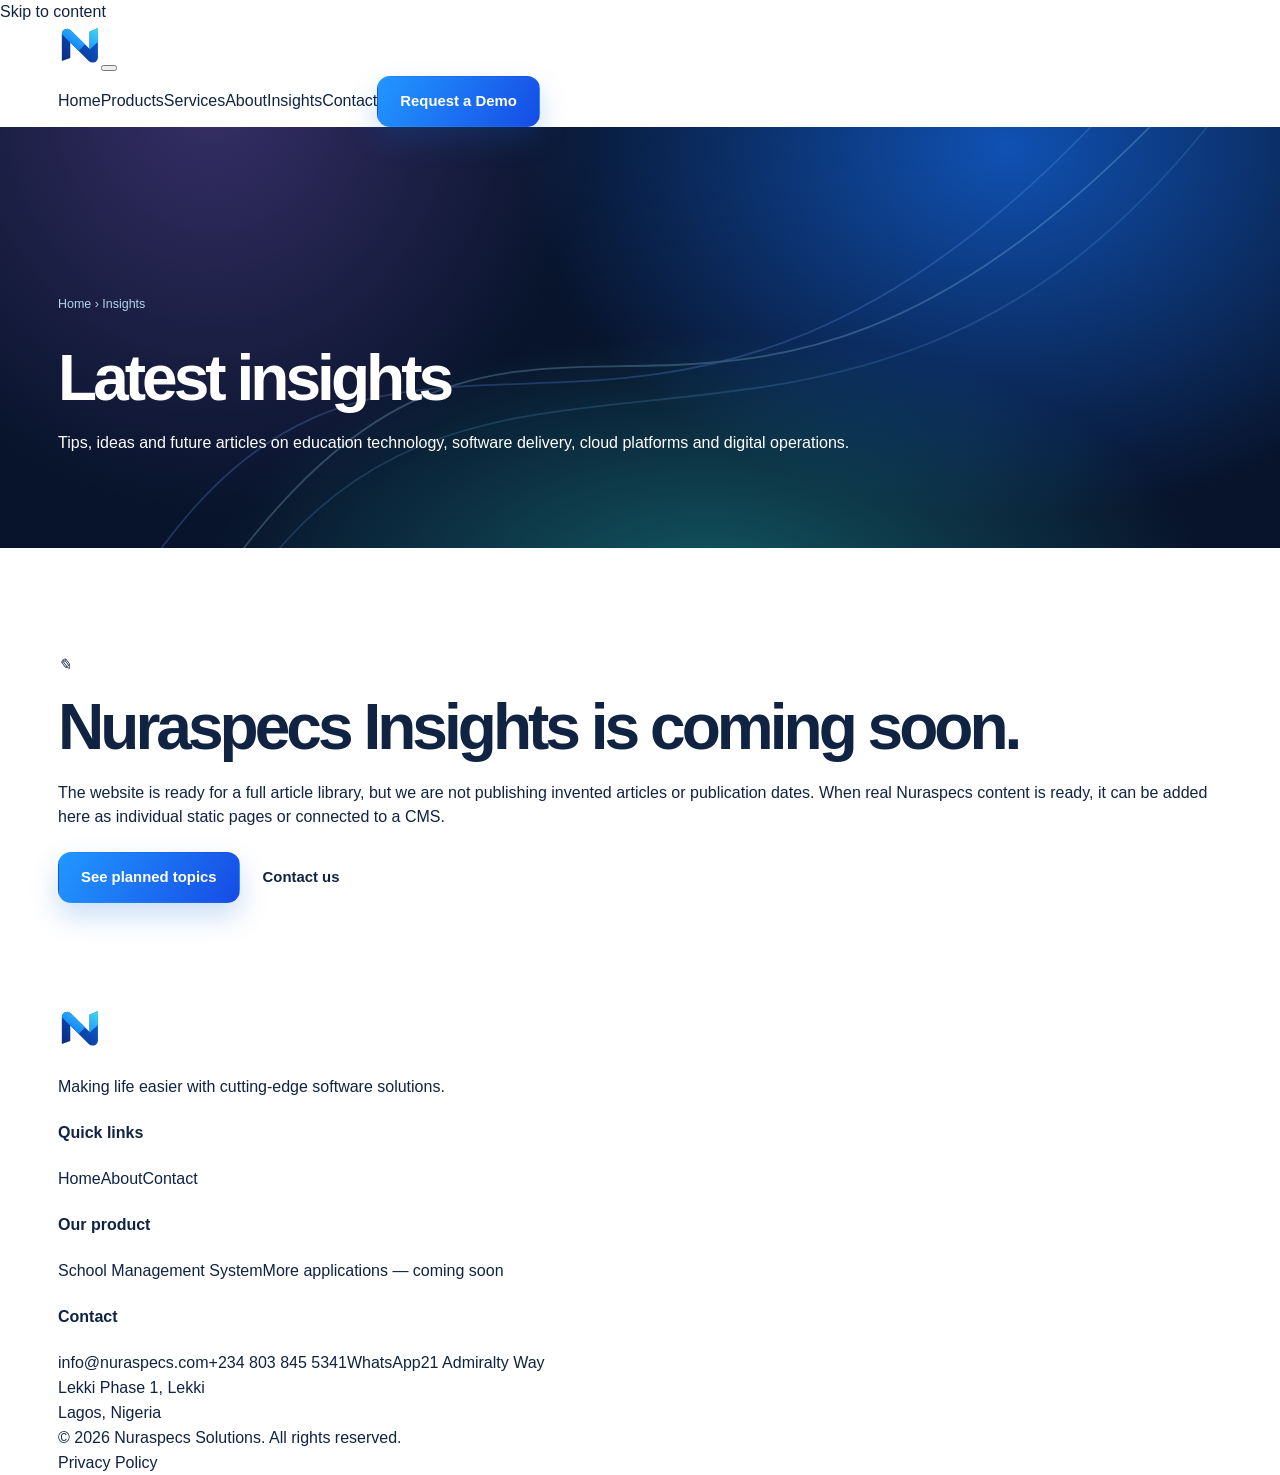
<file: blog.html>
<!DOCTYPE html>
<html lang="en">
<head><meta charset="UTF-8" /><meta name="viewport" content="width=device-width, initial-scale=1.0" /><meta name="description" content="Nuraspecs Solutions insights on education technology, software, cloud platforms and digital operations." /><title>Insights | Nuraspecs Solutions</title><link rel="icon" href="assets/favicon.svg" type="image/svg+xml" /><link rel="stylesheet" href="assets/styles.css?v=5.1.1" /><script defer src="assets/script.js"></script></head>
<body>
<a class="skip-link" href="#main">Skip to content</a><header class="site-header"><div class="container nav-wrap"><a class="brand" href="index.html"><img src="assets/logo.svg" alt="Nuraspecs Solutions" /></a><button class="nav-toggle" type="button" aria-label="Open navigation" aria-expanded="false"><span></span><span></span><span></span></button><nav class="main-nav"><a href="index.html">Home</a><a href="school-management.html">Products</a><a href="index.html#services">Services</a><a href="about.html">About</a><a class="active" href="blog.html">Insights</a><a href="contact.html">Contact</a><a class="btn btn-primary btn-small" href="contact.html?intent=demo">Request a Demo</a></nav></div></header>
<main id="main"><section class="page-hero"><div class="container reveal"><div class="breadcrumb">Home › Insights</div><h1>Latest insights</h1><p>Tips, ideas and future articles on education technology, software delivery, cloud platforms and digital operations.</p></div></section><section class="section"><div class="container"><div class="coming-soon reveal"><i>✎</i><h2>Nuraspecs Insights is coming soon.</h2><p>The website is ready for a full article library, but we are not publishing invented articles or publication dates. When real Nuraspecs content is ready, it can be added here as individual static pages or connected to a CMS.</p><div class="hero-actions" style="justify-content:center;margin-top:22px"><a class="btn btn-primary" href="index.html#insights">See planned topics</a><a class="btn btn-secondary" href="contact.html">Contact us</a></div></div></div></section></main>
<footer class="site-footer"><div class="container footer-grid"><div class="footer-brand"><a class="brand" href="index.html"><img src="assets/logo.svg" alt="Nuraspecs Solutions" /></a><p>Making life easier with cutting-edge software solutions.</p></div><div><h4>Quick links</h4><a href="index.html">Home</a><a href="about.html">About</a><a href="contact.html">Contact</a></div><div><h4>Our product</h4><a href="school-management.html">School Management System</a><span>More applications — coming soon</span></div><div><h4>Contact</h4><a href="mailto:info@nuraspecs.com">info@nuraspecs.com</a><a href="tel:+2348038455341">+234 803 845 5341</a><a href="https://wa.me/2348038455341">WhatsApp</a><span>21 Admiralty Way<br/>Lekki Phase 1, Lekki<br/>Lagos, Nigeria</span></div></div><div class="container footer-bottom"><span>© <span data-year></span> Nuraspecs Solutions. All rights reserved.</span><div class="footer-links"><a href="privacy.html">Privacy Policy</a></div></div></footer>
</body></html>
</file>
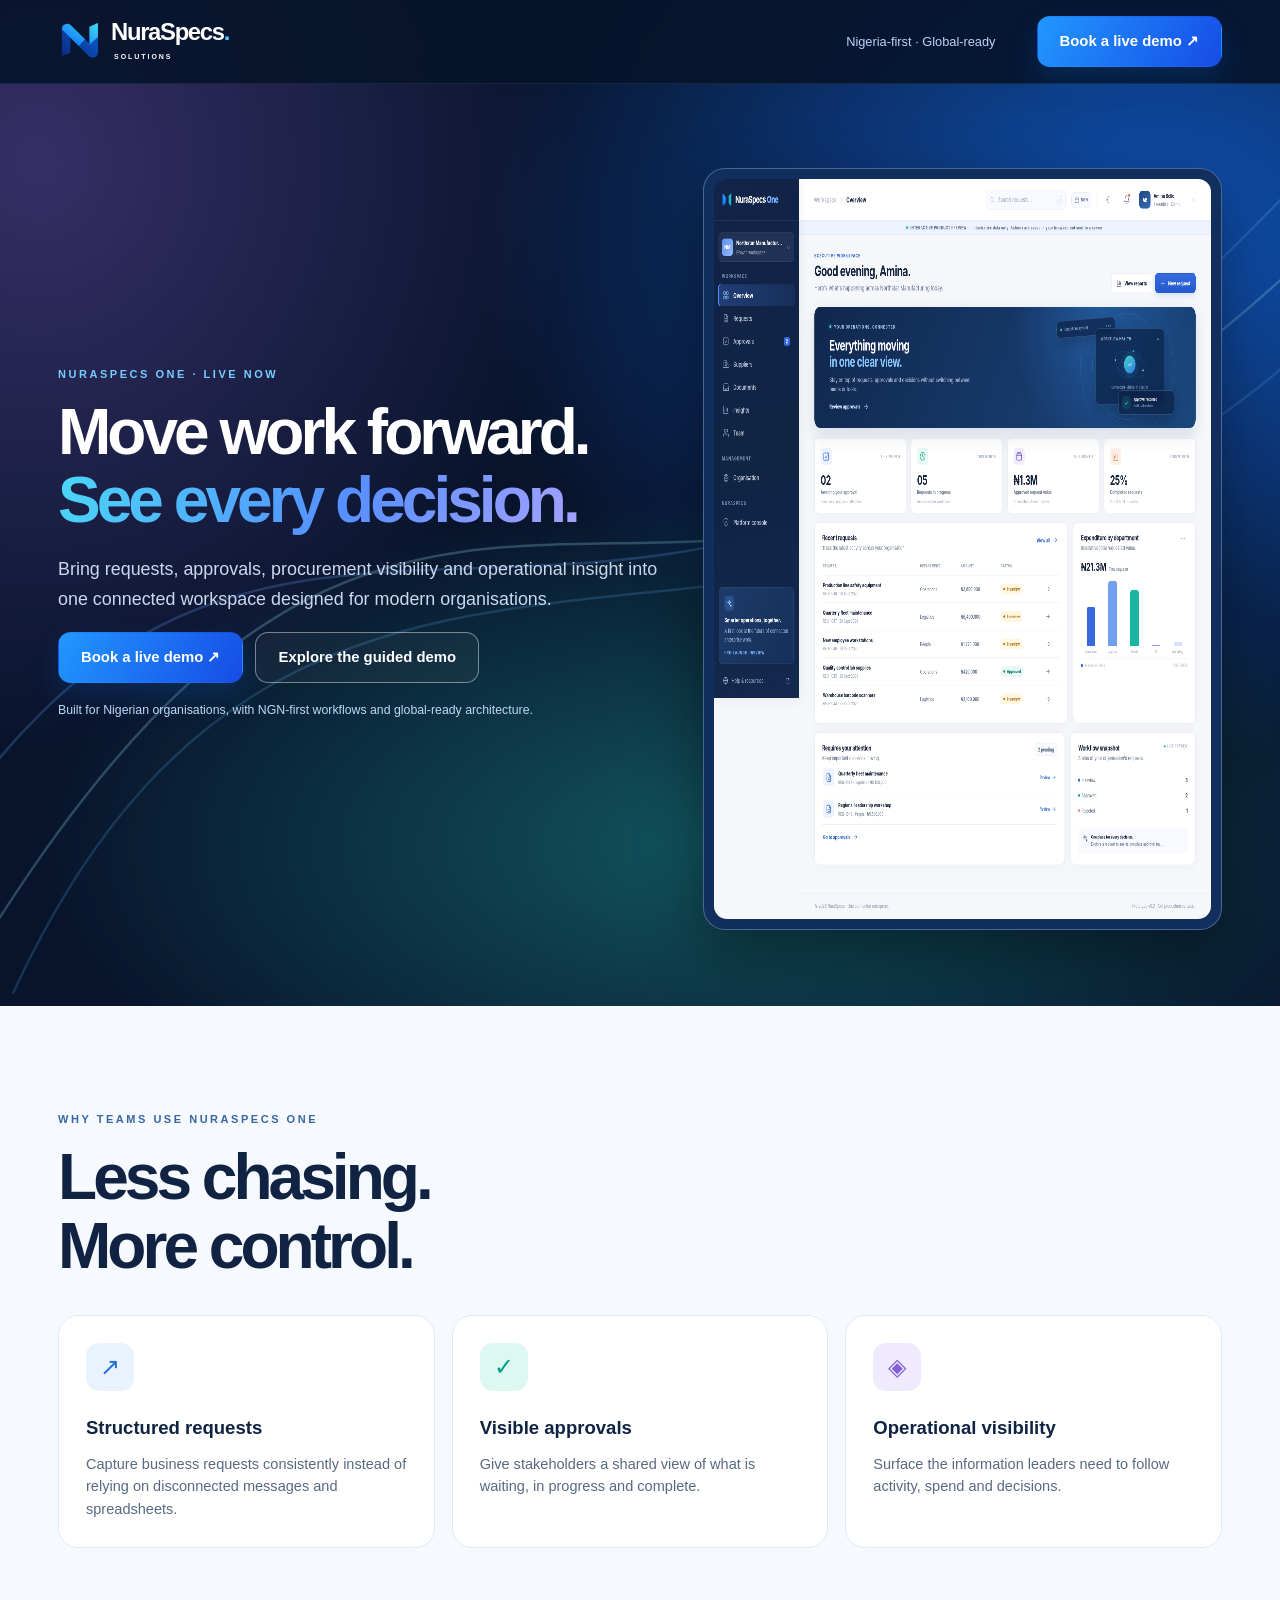
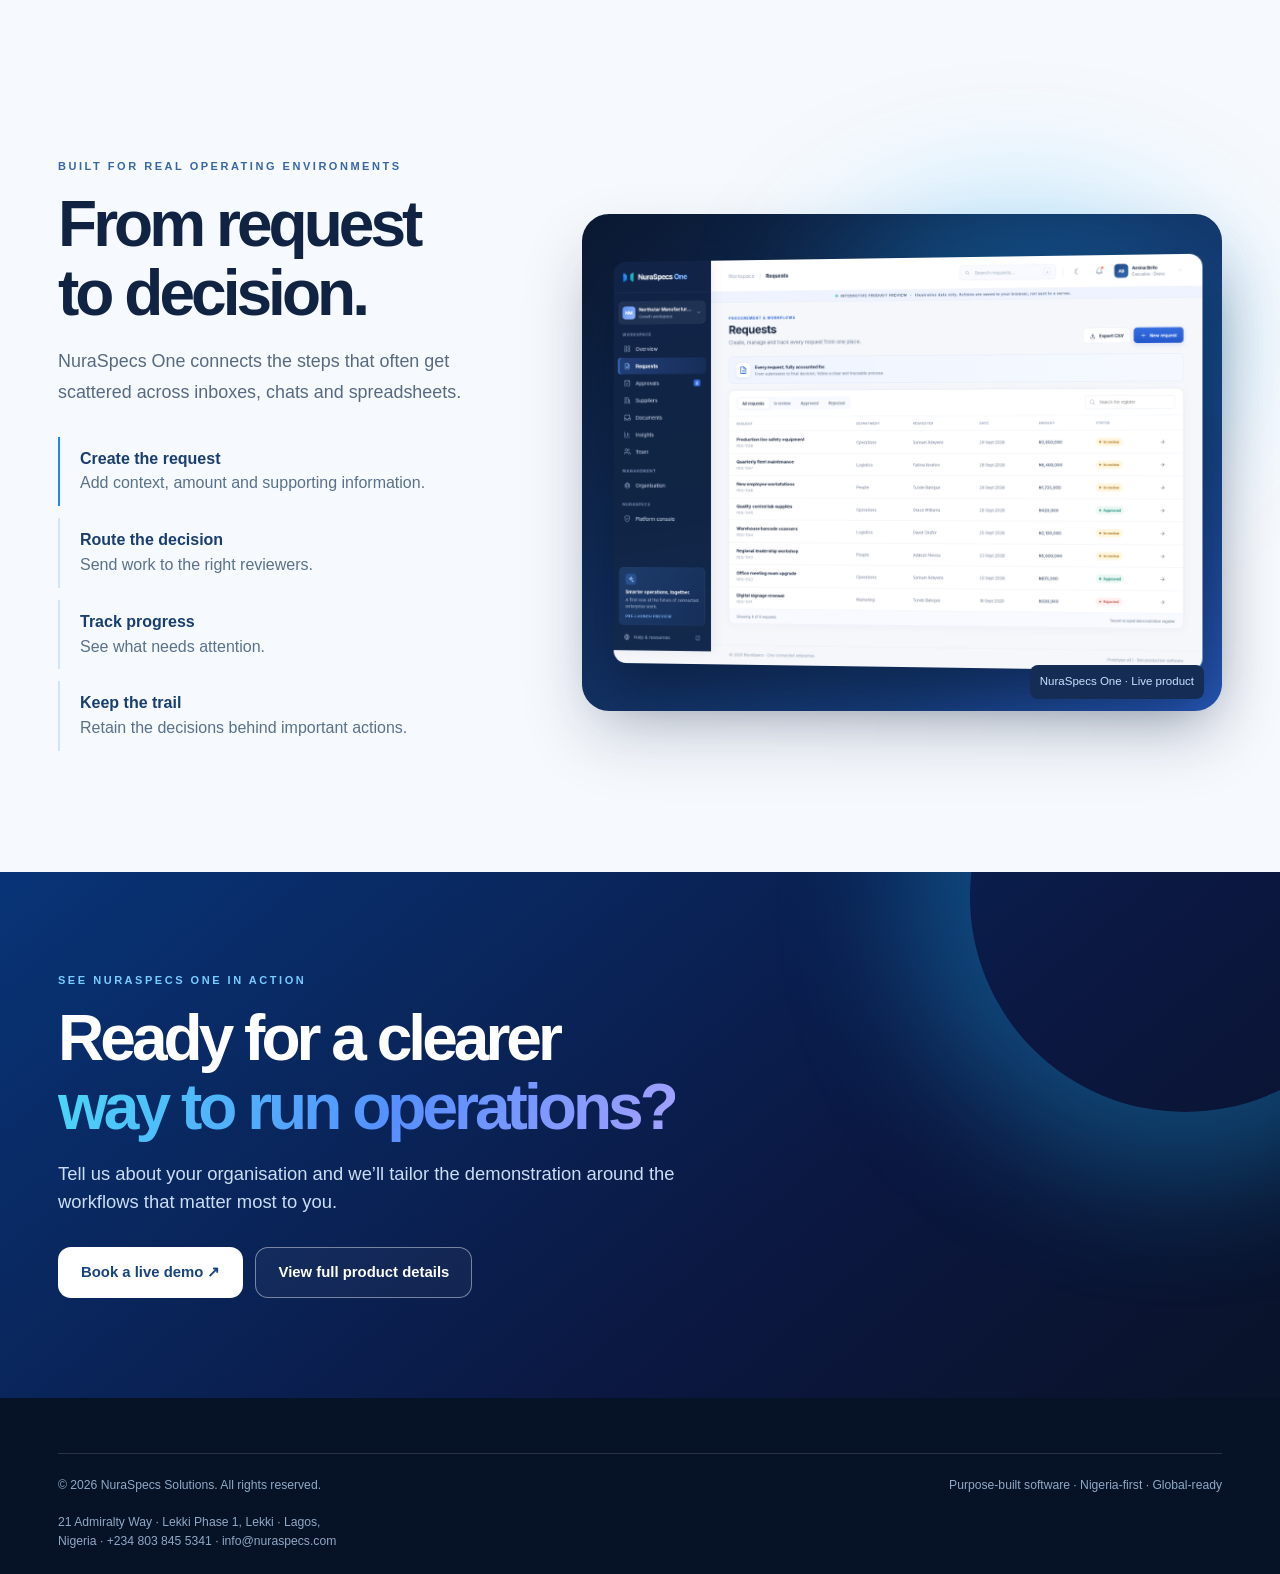
<file: campaign-one-ng.html>
<!DOCTYPE html>
<html lang="en"><head><meta charset="utf-8"/><meta content="width=device-width,initial-scale=1" name="viewport"/><meta content="#08142c" name="theme-color"/>
<title>NuraSpecs One — Live Enterprise Operations Platform</title>
<meta name="description" content="See NuraSpecs One in action: a live enterprise operations platform for requests, approvals, procurement visibility and operational decision-making."/>
<meta name="robots" content="noindex,follow"/><link rel="canonical" href="https://nuraspecs.com/products/nuraspecs-one.html"/>
<link href="assets/favicon.svg" rel="icon" type="image/svg+xml"/><link href="assets/styles.css?v=6.1" rel="stylesheet"/></head>
<body><a class="skip" href="#main">Skip to main content</a>
<header class="topnav"><div class="container nav-inner"><a aria-label="NuraSpecs Solutions — homepage" class="brand" href="index.html"><img alt="" height="43" src="assets/logo.svg" width="43"/><span><strong>NuraSpecs<span style="color:#51cbff">.</span></strong><small>Solutions</small></span></a><span style="margin-left:auto;color:#bcd3f7;font-size:.8rem">Nigeria-first · Global-ready</span><a class="btn btn-primary nav-demo" href="contact.html?product=one">Book a live demo ↗</a></div></header>
<main id="main"><section class="page-hero"><div class="container"><div class="page-hero-inner"><div><div class="eyebrow light">NuraSpecs One · Live now</div><h1>Move work forward.<br/><span class="gradient-text">See every decision.</span></h1><p class="lead">Bring requests, approvals, procurement visibility and operational insight into one connected workspace designed for modern organisations.</p><div class="actions"><a class="btn btn-primary" href="contact.html?product=one">Book a live demo ↗</a><a class="btn btn-ghost" href="demo.html?product=one">Explore the guided demo</a></div><p class="fine" style="color:#bdd8f6;margin-top:18px">Built for Nigerian organisations, with NGN-first workflows and global-ready architecture.</p></div><div class="hero-visual"><img alt="NuraSpecs One executive dashboard" src="assets/one-dashboard.png" width="1110" height="740"/></div></div></div></section>
<section class="section spotlight"><div class="container"><div class="eyebrow">Why teams use NuraSpecs One</div><h2>Less chasing.<br/>More control.</h2><div class="detail-grid"><div class="detail-card"><div class="symbol">↗</div><h3>Structured requests</h3><p>Capture business requests consistently instead of relying on disconnected messages and spreadsheets.</p></div><div class="detail-card"><div class="symbol">✓</div><h3>Visible approvals</h3><p>Give stakeholders a shared view of what is waiting, in progress and complete.</p></div><div class="detail-card"><div class="symbol">◈</div><h3>Operational visibility</h3><p>Surface the information leaders need to follow activity, spend and decisions.</p></div></div></div></section>
<section class="section feature-story"><div class="container story-grid"><div><div class="eyebrow">Built for real operating environments</div><h2>From request<br/>to decision.</h2><p class="lead">NuraSpecs One connects the steps that often get scattered across inboxes, chats and spreadsheets.</p><ol class="steps-list" style="padding:0"><li class="active"><strong>Create the request</strong>Add context, amount and supporting information.</li><li><strong>Route the decision</strong>Send work to the right reviewers.</li><li><strong>Track progress</strong>See what needs attention.</li><li><strong>Keep the trail</strong>Retain the decisions behind important actions.</li></ol></div><div class="stage-panel"><img alt="NuraSpecs One requests interface" src="assets/one-requests.png"/><span class="stage-label">NuraSpecs One · Live product</span></div></div></section>
<section class="closing"><div class="container"><div class="eyebrow light">See NuraSpecs One in action</div><h2>Ready for a clearer<br/><span class="gradient-text">way to run operations?</span></h2><p>Tell us about your organisation and we’ll tailor the demonstration around the workflows that matter most to you.</p><div class="actions"><a class="btn btn-white" href="contact.html?product=one">Book a live demo ↗</a><a class="btn btn-ghost" href="products/nuraspecs-one.html">View full product details</a></div></div></section></main>
<footer class="footer"><div class="container"><div class="footbase" style="margin-top:0"><span>© 2026 NuraSpecs Solutions. All rights reserved.</span><span>Purpose-built software · Nigeria-first · Global-ready</span></div><p style="margin:18px 0 0;color:#90a9c6;font-size:.76rem">21 Admiralty Way · Lekki Phase 1, Lekki · Lagos, Nigeria · +234 803 845 5341 · info@nuraspecs.com</p></div></footer>
<script defer src="assets/app.js"></script></body></html>
</file>
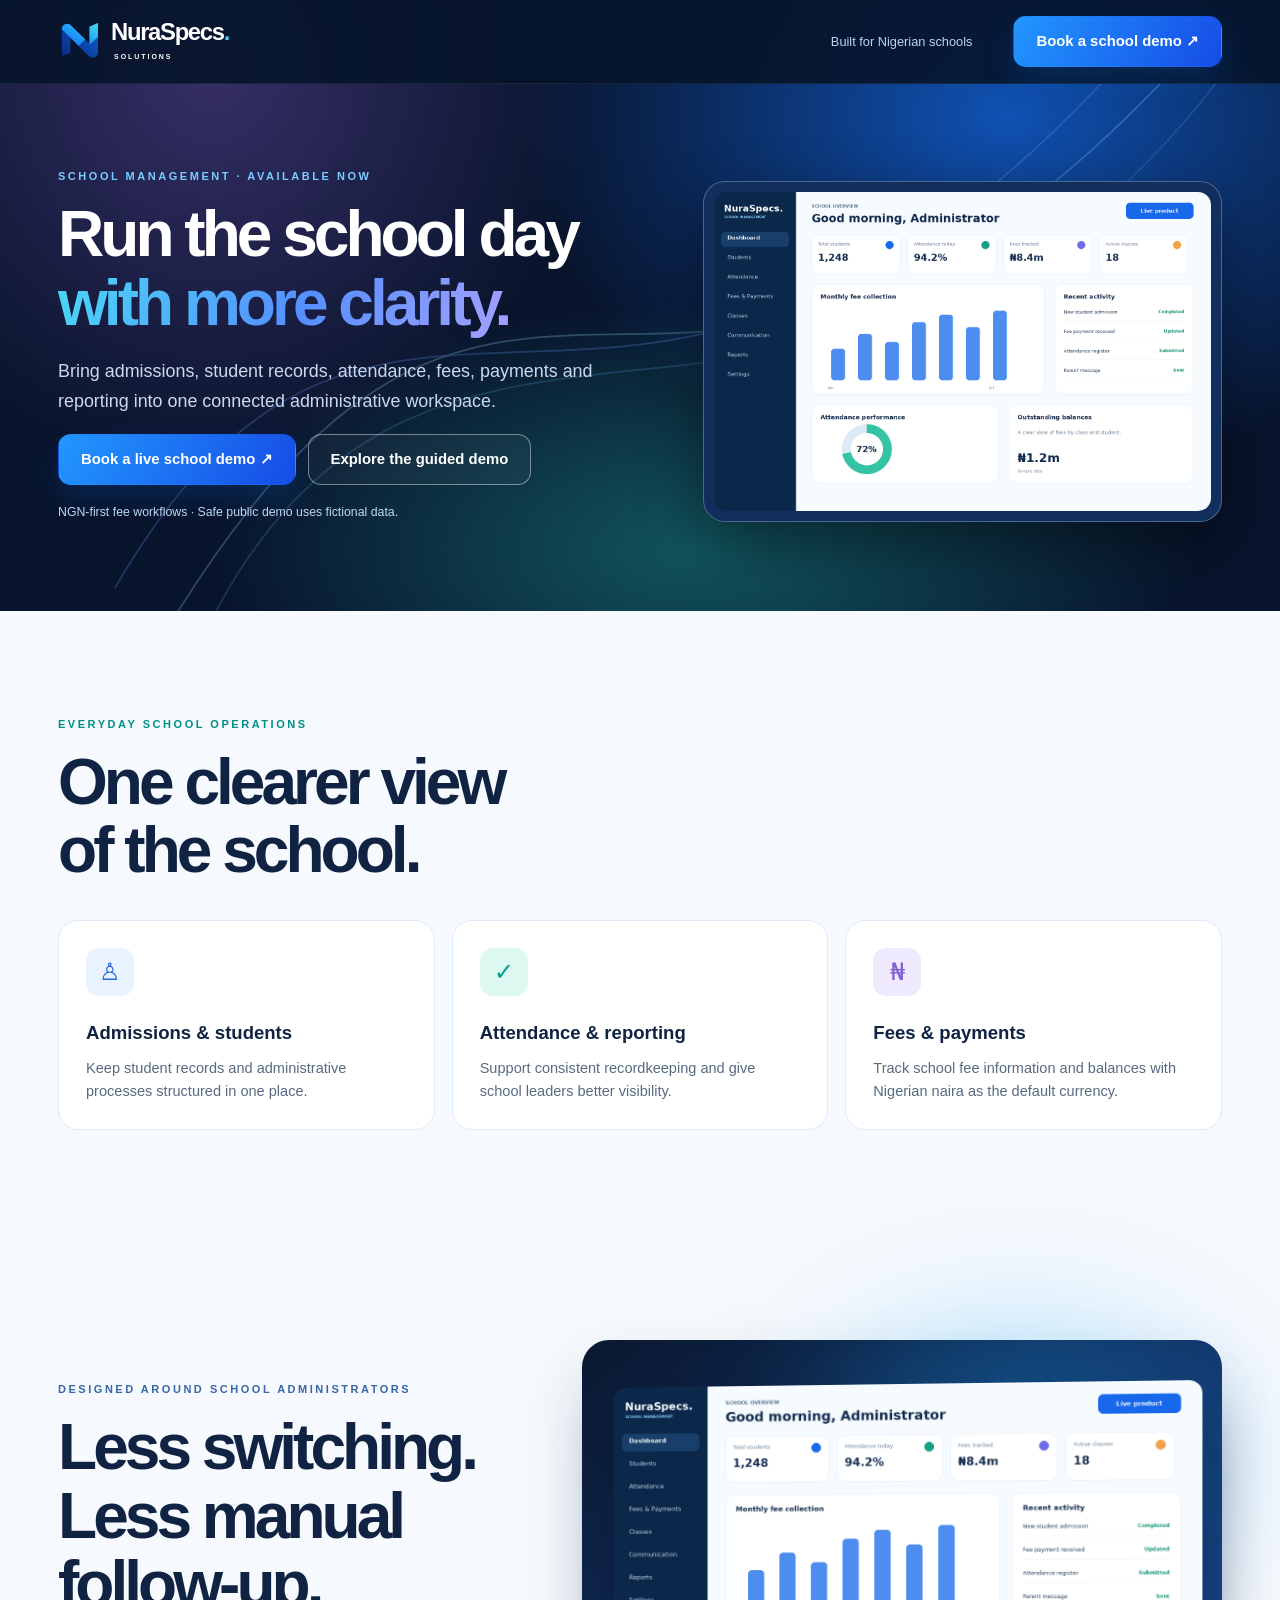
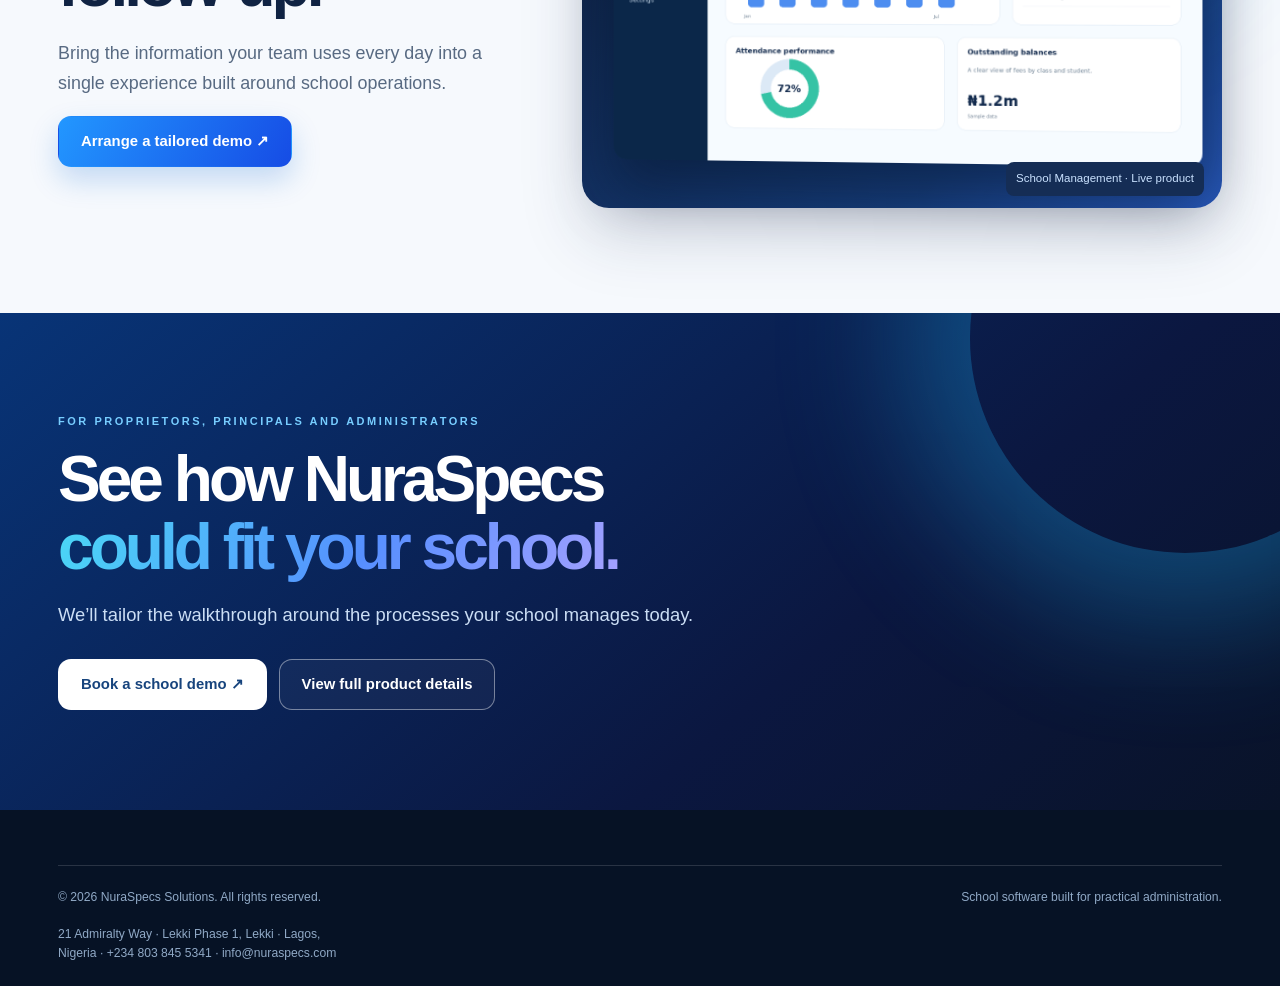
<file: campaign-school-ng.html>
<!DOCTYPE html>
<html lang="en"><head><meta charset="utf-8"/><meta content="width=device-width,initial-scale=1" name="viewport"/><meta content="#08142c" name="theme-color"/>
<title>NuraSpecs School Management — Live School Operations Platform</title>
<meta name="description" content="See the NuraSpecs School Management System in action for admissions, attendance, fees, payments, reporting and everyday school administration."/>
<meta name="robots" content="noindex,follow"/><link rel="canonical" href="https://nuraspecs.com/products/school-management.html"/>
<link href="assets/favicon.svg" rel="icon" type="image/svg+xml"/><link href="assets/styles.css?v=6.1" rel="stylesheet"/></head>
<body><a class="skip" href="#main">Skip to main content</a>
<header class="topnav"><div class="container nav-inner"><a aria-label="NuraSpecs Solutions — homepage" class="brand" href="index.html"><img alt="" height="43" src="assets/logo.svg" width="43"/><span><strong>NuraSpecs<span style="color:#51cbff">.</span></strong><small>Solutions</small></span></a><span style="margin-left:auto;color:#bcd3f7;font-size:.8rem">Built for Nigerian schools</span><a class="btn btn-primary nav-demo" href="contact.html?product=school">Book a school demo ↗</a></div></header>
<main id="main"><section class="page-hero"><div class="container"><div class="page-hero-inner"><div><div class="eyebrow light">School Management · Available now</div><h1>Run the school day<br/><span class="gradient-text">with more clarity.</span></h1><p class="lead">Bring admissions, student records, attendance, fees, payments and reporting into one connected administrative workspace.</p><div class="actions"><a class="btn btn-primary" href="contact.html?product=school">Book a live school demo ↗</a><a class="btn btn-ghost" href="demo.html?product=school">Explore the guided demo</a></div><p class="fine" style="color:#bdd8f6;margin-top:18px">NGN-first fee workflows · Safe public demo uses fictional data.</p></div><div class="hero-visual"><img alt="NuraSpecs School Management dashboard" src="assets/school-dashboard.png"/></div></div></div></section>
<section class="section spotlight"><div class="container"><div class="eyebrow teal">Everyday school operations</div><h2>One clearer view<br/>of the school.</h2><div class="detail-grid"><div class="detail-card"><div class="symbol">♙</div><h3>Admissions & students</h3><p>Keep student records and administrative processes structured in one place.</p></div><div class="detail-card"><div class="symbol">✓</div><h3>Attendance & reporting</h3><p>Support consistent recordkeeping and give school leaders better visibility.</p></div><div class="detail-card"><div class="symbol">₦</div><h3>Fees & payments</h3><p>Track school fee information and balances with Nigerian naira as the default currency.</p></div></div></div></section>
<section class="section feature-story"><div class="container story-grid"><div><div class="eyebrow">Designed around school administrators</div><h2>Less switching.<br/>Less manual follow-up.</h2><p class="lead">Bring the information your team uses every day into a single experience built around school operations.</p><div class="actions"><a class="btn btn-primary" href="contact.html?product=school">Arrange a tailored demo ↗</a></div></div><div class="stage-panel"><img alt="NuraSpecs School Management interface" src="assets/school-dashboard.png"/><span class="stage-label">School Management · Live product</span></div></div></section>
<section class="closing"><div class="container"><div class="eyebrow light">For proprietors, principals and administrators</div><h2>See how NuraSpecs<br/><span class="gradient-text">could fit your school.</span></h2><p>We’ll tailor the walkthrough around the processes your school manages today.</p><div class="actions"><a class="btn btn-white" href="contact.html?product=school">Book a school demo ↗</a><a class="btn btn-ghost" href="products/school-management.html">View full product details</a></div></div></section></main>
<footer class="footer"><div class="container"><div class="footbase" style="margin-top:0"><span>© 2026 NuraSpecs Solutions. All rights reserved.</span><span>School software built for practical administration.</span></div><p style="margin:18px 0 0;color:#90a9c6;font-size:.76rem">21 Admiralty Way · Lekki Phase 1, Lekki · Lagos, Nigeria · +234 803 845 5341 · info@nuraspecs.com</p></div></footer>
<script defer src="assets/app.js"></script></body></html>
</file>
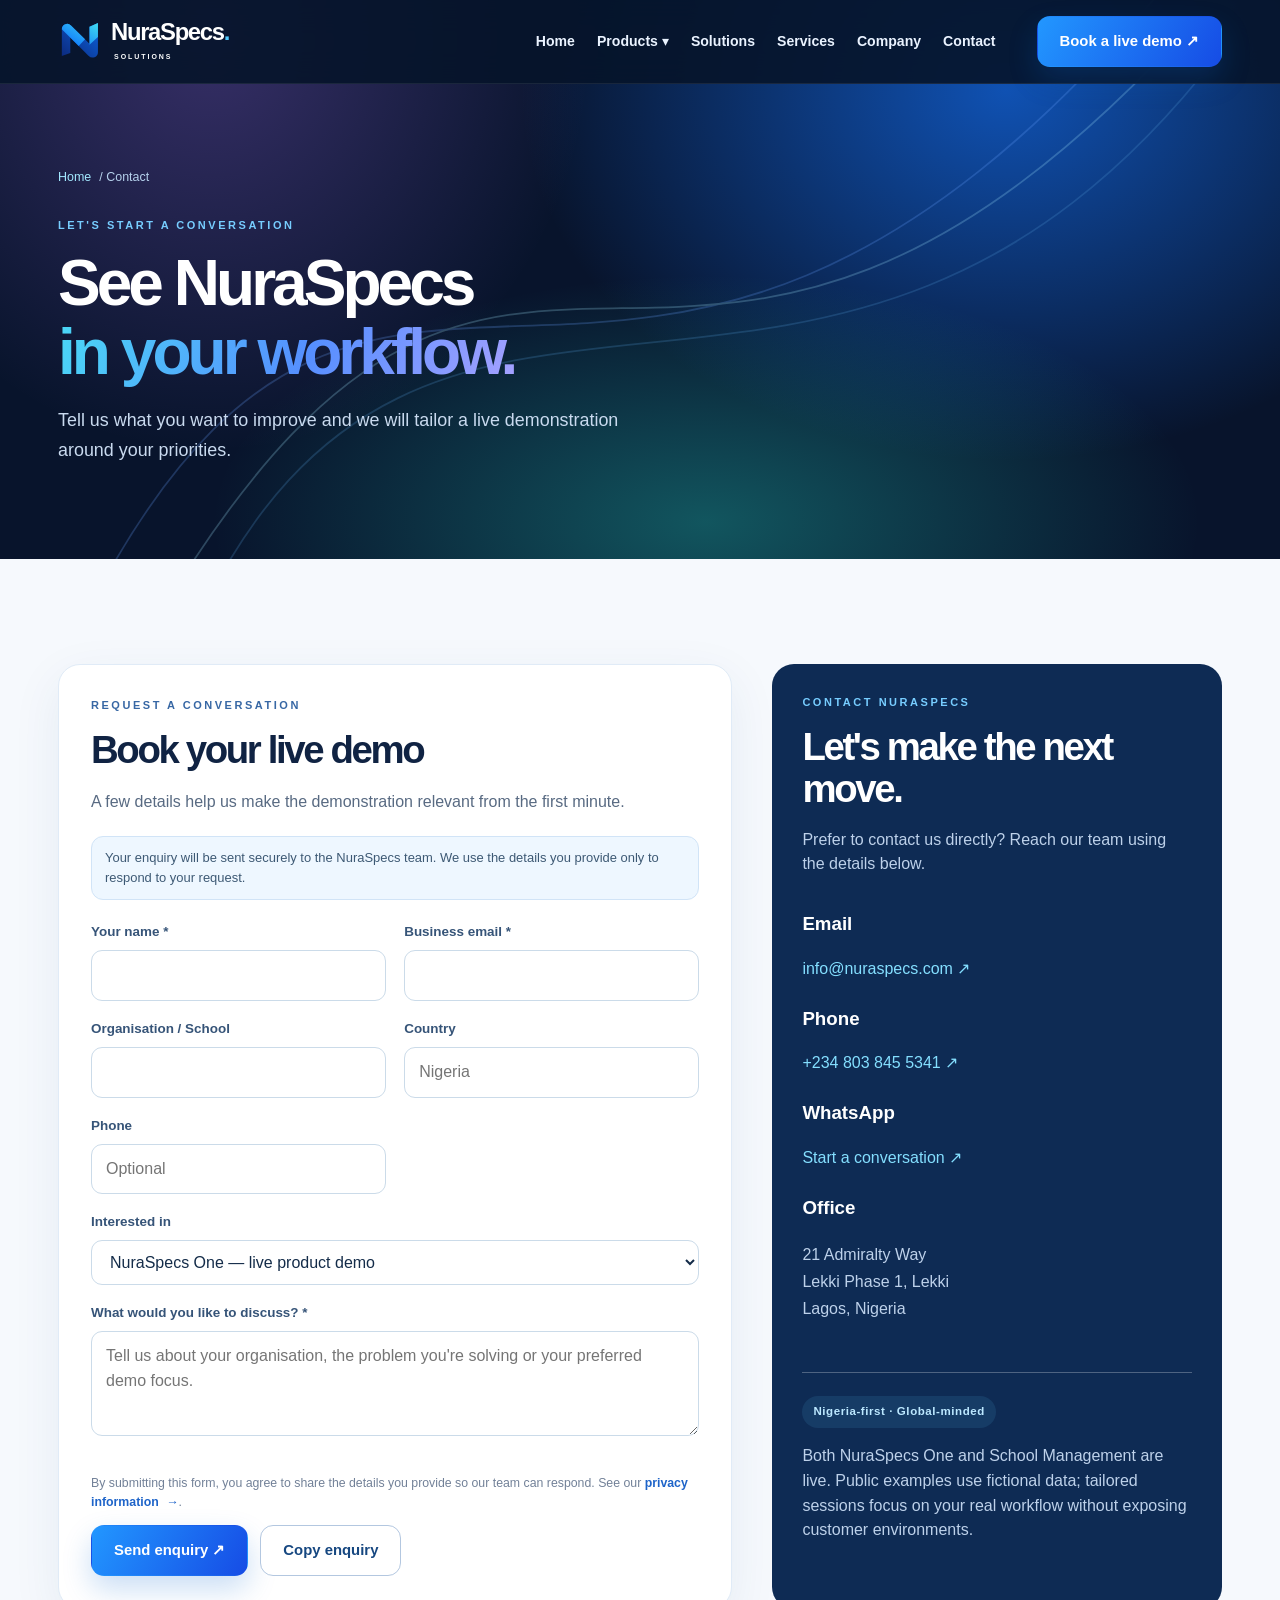
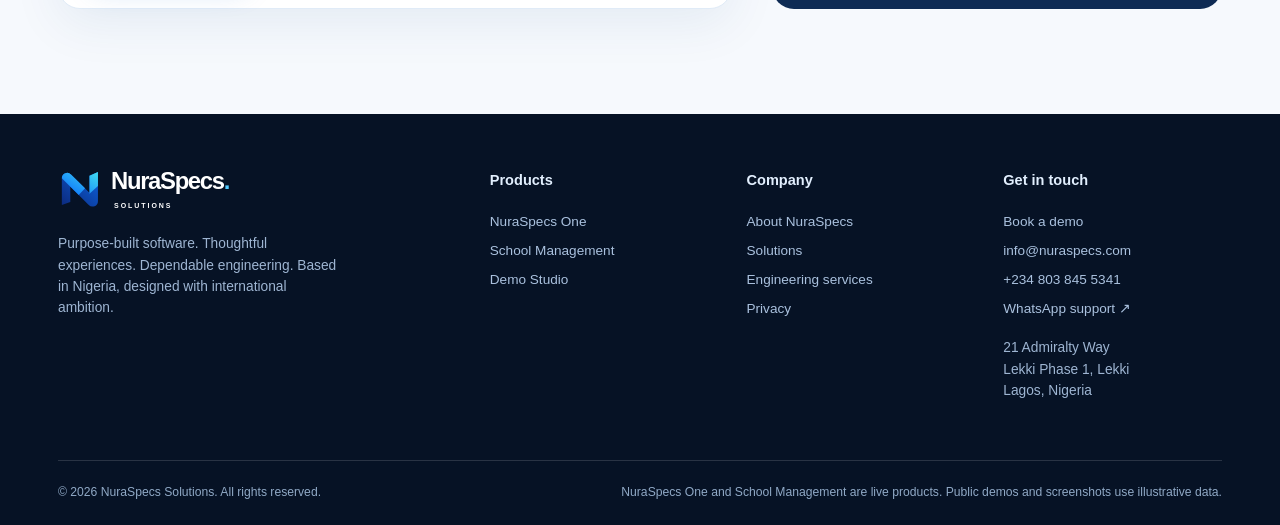
<file: contact.html>
<!DOCTYPE html>

<html lang="en"><head><meta charset="utf-8"/><meta content="width=device-width,initial-scale=1" name="viewport"/><meta content="#08142c" name="theme-color"/><meta content="Book a live NuraSpecs product demonstration for NuraSpecs One or School Management, or talk to our engineering team about your organisation." name="description"/><meta content="website" property="og:type"/><meta content="NuraSpecs Solutions" property="og:site_name"/><meta content="Contact NuraSpecs — Product Demos &amp; Engineering" property="og:title"/><meta content="Book a live NuraSpecs product demonstration for NuraSpecs One or School Management, or talk to our engineering team about your organisation." property="og:description"/><meta content="https://nuraspecs.com/assets/social-cover.png" property="og:image"/><meta content="summary_large_image" name="twitter:card"/><title>Contact NuraSpecs — Product Demos &amp; Engineering</title><link href="assets/favicon.svg" rel="icon" type="image/svg+xml"/><link href="assets/styles.css?v=6.0.0" rel="stylesheet"/><meta content="index,follow,max-image-preview:large,max-snippet:-1,max-video-preview:-1" name="robots"/><meta content="https://nuraspecs.com/contact.html" property="og:url"/><meta content="NuraSpecs live software products — enterprise operations and school management" property="og:image:alt"/><meta content="Contact NuraSpecs — Product Demos &amp; Engineering" name="twitter:title"/><meta content="Book a live NuraSpecs product demonstration for NuraSpecs One or School Management, or talk to our engineering team about your organisation." name="twitter:description"/><meta content="https://nuraspecs.com/assets/social-cover.png" name="twitter:image"/><link href="https://nuraspecs.com/contact.html" rel="canonical"/></head><body><a class="skip" href="#main">Skip to main content</a><header class="topnav"><div class="container nav-inner"><a aria-label="NuraSpecs Solutions — homepage" class="brand" href="index.html"><img alt="" height="43" src="assets/logo.svg" width="43"/><span><strong>NuraSpecs<span style="color:#51cbff">.</span></strong><small>Solutions</small></span></a>
<nav aria-label="Main navigation" class="navlist"><a href="index.html">Home</a><div class="navdrop"><button aria-haspopup="true" aria-label="Products submenu" type="button">Products ▾</button><div class="drop-panel"><a href="products/nuraspecs-one.html">NuraSpecs One<small>Flagship · Live now</small></a><a href="products/school-management.html">School Management<small>Available now · Live product</small></a><a href="demo.html">Demo Studio<small>Explore each product</small></a></div></div><a href="solutions.html">Solutions</a><a href="services.html">Services</a><a href="about.html">Company</a><a href="contact.html">Contact</a></nav><a class="btn btn-primary nav-demo" href="contact.html">Book a live demo ↗</a><button aria-controls="mobile-menu" aria-expanded="false" aria-label="Open navigation menu" class="menu-toggle" id="menu-toggle" type="button">☰</button>
</div></header><nav aria-hidden="true" aria-label="Mobile navigation" class="nav-overlay" id="mobile-menu"><a href="index.html">Home</a><a href="products/nuraspecs-one.html">NuraSpecs One <small>Flagship · Live now</small></a><a href="products/school-management.html">School Management</a><a href="demo.html">Demo Studio</a><a href="solutions.html">Solutions</a><a href="services.html">Services</a><a href="about.html">Company</a><a href="contact.html">Contact</a><a class="btn btn-primary" href="contact.html">Book a live demo ↗</a></nav><main id="main"><section class="page-hero"><div class="container"><div class="breadcrumb"><a href="index.html">Home</a> / Contact</div><div class="eyebrow light">Let's start a conversation</div><h1>See NuraSpecs<br/><span class="gradient-text">in your workflow.</span></h1><p class="lead">Tell us what you want to improve and we will tailor a live demonstration around your priorities.</p></div></section>
<section class="section spotlight"><div class="container contactgrid"><div class="formcard"><div class="eyebrow">Request a conversation</div><h2 style="font-size:2.4rem">Book your live demo</h2><p class="muted">A few details help us make the demonstration relevant from the first minute.</p><div class="notice" style="margin:22px 0">Your enquiry will be sent securely to the NuraSpecs team. We use the details you provide only to respond to your request.</div><form class="formgrid" id="contact-form"><label><span class="mini-label">Your name *</span><input autocomplete="name" class="field" maxlength="100" name="name" required=""/></label><label><span class="mini-label">Business email *</span><input autocomplete="email" class="field" maxlength="150" name="email" required="" type="email"/></label><label><span class="mini-label">Organisation / School</span><input autocomplete="organization" class="field" maxlength="130" name="company"/></label><label><span class="mini-label">Country</span><input autocomplete="country-name" class="field" maxlength="70" name="country" placeholder="Nigeria"/></label><label><span class="mini-label">Phone</span><input autocomplete="tel" class="field" maxlength="80" name="phone" placeholder="Optional"/></label><label class="wide"><span class="mini-label">Interested in</span><select class="field" name="product" required=""><option value="one">NuraSpecs One — live product demo</option><option value="school">School Management — live product demo</option><option value="services">Engineering services</option><option value="general">Other enquiry</option></select></label><label class="wide"><span class="mini-label">What would you like to discuss? *</span><textarea class="field" maxlength="1200" name="message" placeholder="Tell us about your organisation, the problem you're solving or your preferred demo focus." required=""></textarea></label><div class="wide"><p class="fine">By submitting this form, you agree to share the details you provide so our team can respond. See our <a class="btn-link" href="privacy.html">privacy information</a>.</p><div class="actions"><button class="btn btn-primary" type="submit">Send enquiry ↗</button><button class="btn btn-outline" id="copy-enquiry" type="button">Copy enquiry</button></div><p class="notice" hidden="" id="contact-result" role="status" style="margin-top:15px"></p></div></form></div><aside class="contactaside"><div class="eyebrow light">Contact NuraSpecs</div><h2 style="font-size:2.4rem">Let's make the next move.</h2><p>Prefer to contact us directly? Reach our team using the details below.</p><div style="margin:32px 0 22px"><h3>Email</h3><a href="mailto:info@nuraspecs.com">info@nuraspecs.com ↗</a></div><div style="margin-bottom:22px"><h3>Phone</h3><a href="tel:+2348038455341">+234 803 845 5341 ↗</a></div><div style="margin-bottom:22px"><h3>WhatsApp</h3><a href="https://wa.me/2348038455341?text=Hello%20NuraSpecs%2C%20I%27d%20like%20to%20arrange%20a%20product%20demonstration." rel="noopener noreferrer" target="_blank">Start a conversation ↗</a></div><div><h3>Office</h3><address style="font-style:normal;color:#bdd1ea;line-height:1.7">21 Admiralty Way<br/>Lekki Phase 1, Lekki<br/>Lagos, Nigeria</address></div><div style="border-top:1px solid #ffffff44;margin-top:50px;padding-top:23px"><span class="pill dark">Nigeria-first · Global-minded</span><p>Both NuraSpecs One and School Management are live. Public examples use fictional data; tailored sessions focus on your real workflow without exposing customer environments.</p></div></aside></div></section></main><footer class="footer"><div class="container"><div class="footergrid"><div class="footcompany"><a aria-label="NuraSpecs Solutions — homepage" class="brand" href="index.html"><img alt="" height="43" src="assets/logo.svg" width="43"/><span><strong>NuraSpecs<span style="color:#51cbff">.</span></strong><small>Solutions</small></span></a><p>Purpose-built software. Thoughtful experiences. Dependable engineering. Based in Nigeria, designed with international ambition.</p></div><div><h4>Products</h4><a href="products/nuraspecs-one.html">NuraSpecs One</a><a href="products/school-management.html">School Management</a><a href="demo.html">Demo Studio</a></div><div><h4>Company</h4><a href="about.html">About NuraSpecs</a><a href="solutions.html">Solutions</a><a href="services.html">Engineering services</a><a href="privacy.html">Privacy</a></div><div><h4>Get in touch</h4><a href="contact.html">Book a demo</a><a href="mailto:info@nuraspecs.com">info@nuraspecs.com</a><a href="tel:+2348038455341">+234 803 845 5341</a><a href="https://wa.me/2348038455341" rel="noopener noreferrer" target="_blank">WhatsApp support ↗</a><p>21 Admiralty Way<br/>Lekki Phase 1, Lekki<br/>Lagos, Nigeria</p></div></div><div class="footbase"><span>© 2026 NuraSpecs Solutions. All rights reserved.</span><span>NuraSpecs One and School Management are live products. Public demos and screenshots use illustrative data.</span></div></div></footer><button aria-label="Back to top" class="backtop" id="back-to-top">↑</button><script defer="" src="assets/app.js"></script></body></html>
</file>
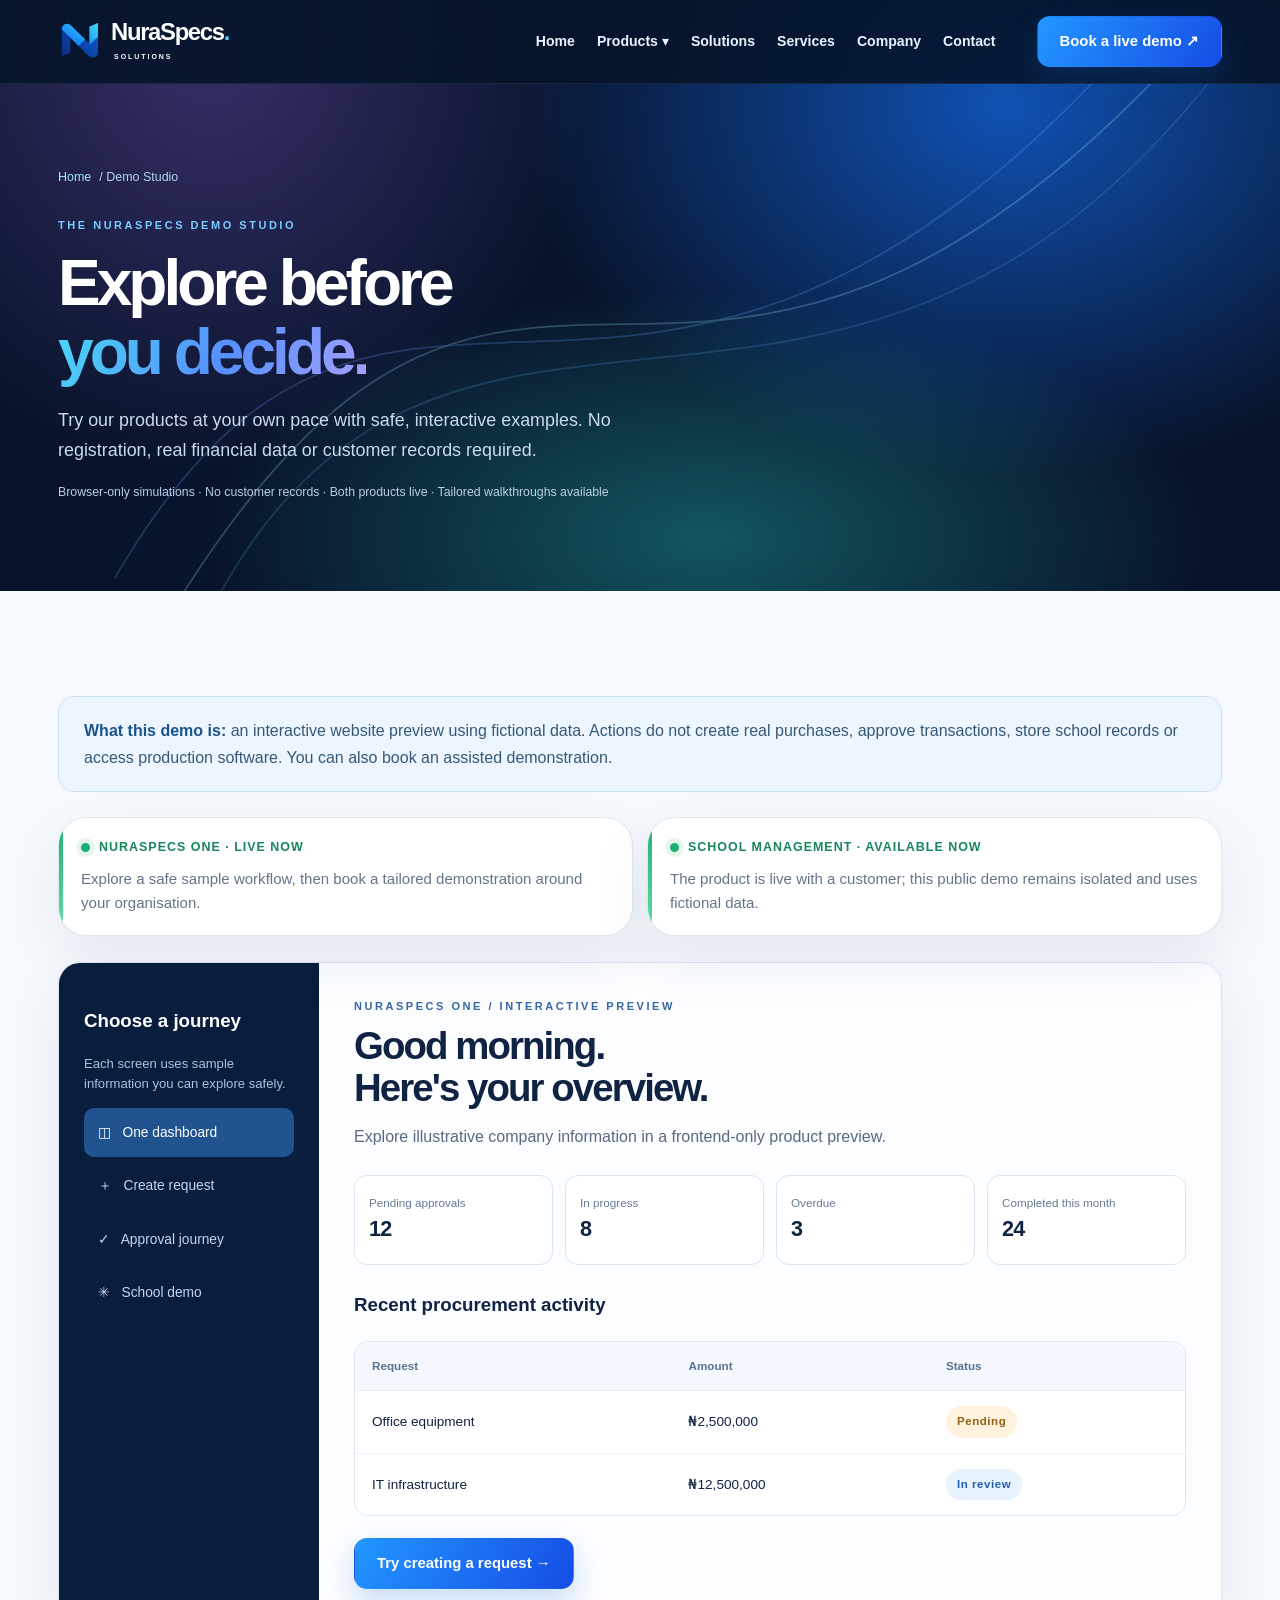
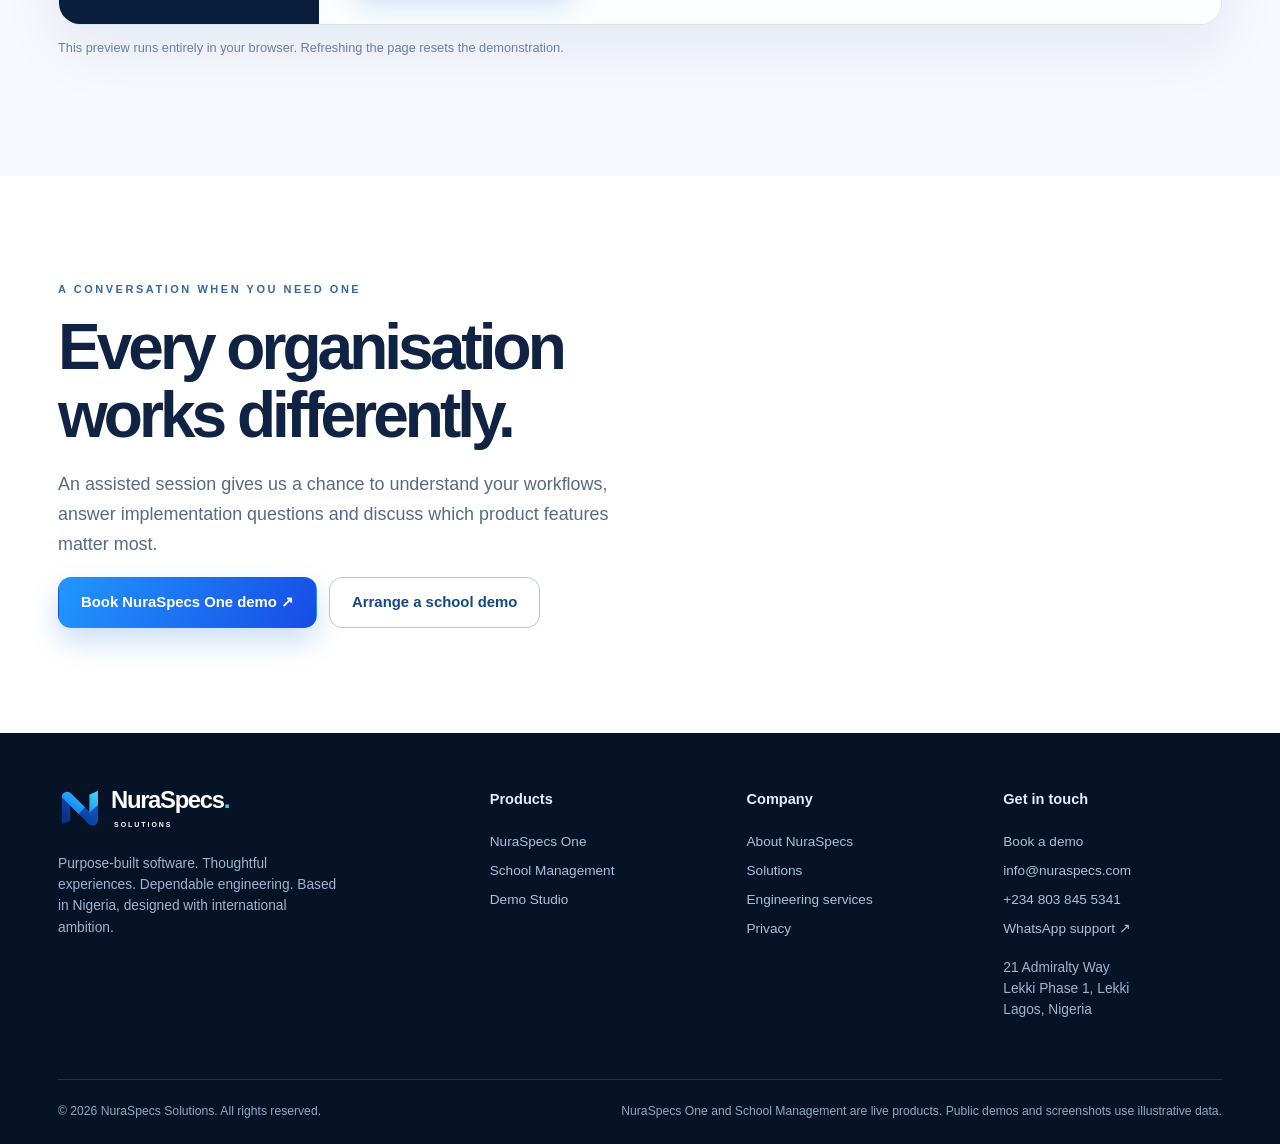
<file: demo.html>
<!DOCTYPE html>

<html lang="en"><head><meta charset="utf-8"/><meta content="width=device-width,initial-scale=1" name="viewport"/><meta content="#08142c" name="theme-color"/><meta content="Explore safe, self-guided demonstrations of NuraSpecs One and School Management using fictional data. Both products are live; public demos remain isolated from customer environments." name="description"/><meta content="website" property="og:type"/><meta content="NuraSpecs Solutions" property="og:site_name"/><meta content="NuraSpecs Demo Studio — Explore Product Previews" property="og:title"/><meta content="Explore safe, self-guided demonstrations of NuraSpecs One and School Management using fictional data. Both products are live; public demos remain isolated from customer environments." property="og:description"/><meta content="https://nuraspecs.com/assets/social-cover.png" property="og:image"/><meta content="summary_large_image" name="twitter:card"/><title>NuraSpecs Demo Studio — Explore Product Previews</title><link href="assets/favicon.svg" rel="icon" type="image/svg+xml"/><link href="assets/styles.css?v=6.0.0" rel="stylesheet"/><meta content="index,follow,max-image-preview:large,max-snippet:-1,max-video-preview:-1" name="robots"/><meta content="https://nuraspecs.com/demo.html" property="og:url"/><meta content="NuraSpecs live software products — enterprise operations and school management" property="og:image:alt"/><meta content="NuraSpecs Demo Studio — Explore Product Previews" name="twitter:title"/><meta content="Explore safe, self-guided demonstrations of NuraSpecs One and School Management using fictional data. Both products are live; public demos remain isolated from customer environments." name="twitter:description"/><meta content="https://nuraspecs.com/assets/social-cover.png" name="twitter:image"/><link href="https://nuraspecs.com/demo.html" rel="canonical"/></head><body><a class="skip" href="#main">Skip to main content</a><header class="topnav"><div class="container nav-inner"><a aria-label="NuraSpecs Solutions — homepage" class="brand" href="index.html"><img alt="" height="43" src="assets/logo.svg" width="43"/><span><strong>NuraSpecs<span style="color:#51cbff">.</span></strong><small>Solutions</small></span></a>
<nav aria-label="Main navigation" class="navlist"><a href="index.html">Home</a><div class="navdrop"><button aria-haspopup="true" aria-label="Products submenu" type="button">Products ▾</button><div class="drop-panel"><a href="products/nuraspecs-one.html">NuraSpecs One<small>Flagship · Live now</small></a><a href="products/school-management.html">School Management<small>Available now · Live product</small></a><a href="demo.html">Demo Studio<small>Explore each product</small></a></div></div><a href="solutions.html">Solutions</a><a href="services.html">Services</a><a href="about.html">Company</a><a href="contact.html">Contact</a></nav><a class="btn btn-primary nav-demo" href="contact.html">Book a live demo ↗</a><button aria-controls="mobile-menu" aria-expanded="false" aria-label="Open navigation menu" class="menu-toggle" id="menu-toggle" type="button">☰</button>
</div></header><nav aria-hidden="true" aria-label="Mobile navigation" class="nav-overlay" id="mobile-menu"><a href="index.html">Home</a><a href="products/nuraspecs-one.html">NuraSpecs One <small>Flagship · Live now</small></a><a href="products/school-management.html">School Management</a><a href="demo.html">Demo Studio</a><a href="solutions.html">Solutions</a><a href="services.html">Services</a><a href="about.html">Company</a><a href="contact.html">Contact</a><a class="btn btn-primary" href="contact.html">Book a live demo ↗</a></nav><main id="main"><section class="page-hero"><div class="container"><div class="breadcrumb"><a href="index.html">Home</a> / Demo Studio</div><div class="eyebrow light">The NuraSpecs Demo Studio</div><h1>Explore before<br/><span class="gradient-text">you decide.</span></h1><p class="lead">Try our products at your own pace with safe, interactive examples. No registration, real financial data or customer records required.</p><p class="fine" style="color:#bbcee6">Browser-only simulations · No customer records · Both products live · Tailored walkthroughs available</p></div></section>
<section class="section spotlight"><div class="container"><div class="info-banner" style="margin-bottom:25px"><strong>What this demo is:</strong> an interactive website preview using fictional data. Actions do not create real purchases, approve transactions, store school records or access production software. You can also book an assisted demonstration.</div><div class="demo-status-grid" id="demo-status"><div class="demo-status-card status-live"><div class="status-top"><span class="status-dot"></span><span>NuraSpecs One · Live now</span></div><p>Explore a safe sample workflow, then book a tailored demonstration around your organisation.</p></div><div class="demo-status-card status-live"><div class="status-top"><span class="status-dot"></span><span>School Management · Available now</span></div><p>The product is live with a customer; this public demo remains isolated and uses fictional data.</p></div></div><div class="demo-app" id="demo-app"><aside class="demo-side"><h3>Choose a journey</h3><p>Each screen uses sample information you can explore safely.</p><button class="active" data-demo-page="overview" type="button">◫   One dashboard</button><button data-demo-page="request" type="button">＋   Create request</button><button data-demo-page="approvals" type="button">✓   Approval journey</button><button data-demo-page="school" type="button">✳   School demo</button></aside><div aria-live="polite" class="demo-content" id="demo-render"><p>Loading interactive preview…</p></div></div><p class="screen-note">This preview runs entirely in your browser. Refreshing the page resets the demonstration.</p></div></section>
<section class="section"><div class="container"><div class="eyebrow">A conversation when you need one</div><h2>Every organisation<br/>works differently.</h2><p class="lead">An assisted session gives us a chance to understand your workflows, answer implementation questions and discuss which product features matter most.</p><div class="actions"><a class="btn btn-primary" href="contact.html?product=one">Book NuraSpecs One demo ↗</a><a class="btn btn-outline" href="contact.html?product=school">Arrange a school demo</a></div></div></section></main><footer class="footer"><div class="container"><div class="footergrid"><div class="footcompany"><a aria-label="NuraSpecs Solutions — homepage" class="brand" href="index.html"><img alt="" height="43" src="assets/logo.svg" width="43"/><span><strong>NuraSpecs<span style="color:#51cbff">.</span></strong><small>Solutions</small></span></a><p>Purpose-built software. Thoughtful experiences. Dependable engineering. Based in Nigeria, designed with international ambition.</p></div><div><h4>Products</h4><a href="products/nuraspecs-one.html">NuraSpecs One</a><a href="products/school-management.html">School Management</a><a href="demo.html">Demo Studio</a></div><div><h4>Company</h4><a href="about.html">About NuraSpecs</a><a href="solutions.html">Solutions</a><a href="services.html">Engineering services</a><a href="privacy.html">Privacy</a></div><div><h4>Get in touch</h4><a href="contact.html">Book a demo</a><a href="mailto:info@nuraspecs.com">info@nuraspecs.com</a><a href="tel:+2348038455341">+234 803 845 5341</a><a href="https://wa.me/2348038455341" rel="noopener noreferrer" target="_blank">WhatsApp support ↗</a><p>21 Admiralty Way<br/>Lekki Phase 1, Lekki<br/>Lagos, Nigeria</p></div></div><div class="footbase"><span>© 2026 NuraSpecs Solutions. All rights reserved.</span><span>NuraSpecs One and School Management are live products. Public demos and screenshots use illustrative data.</span></div></div></footer><button aria-label="Back to top" class="backtop" id="back-to-top">↑</button><script defer="" src="assets/app.js"></script></body></html>
</file>
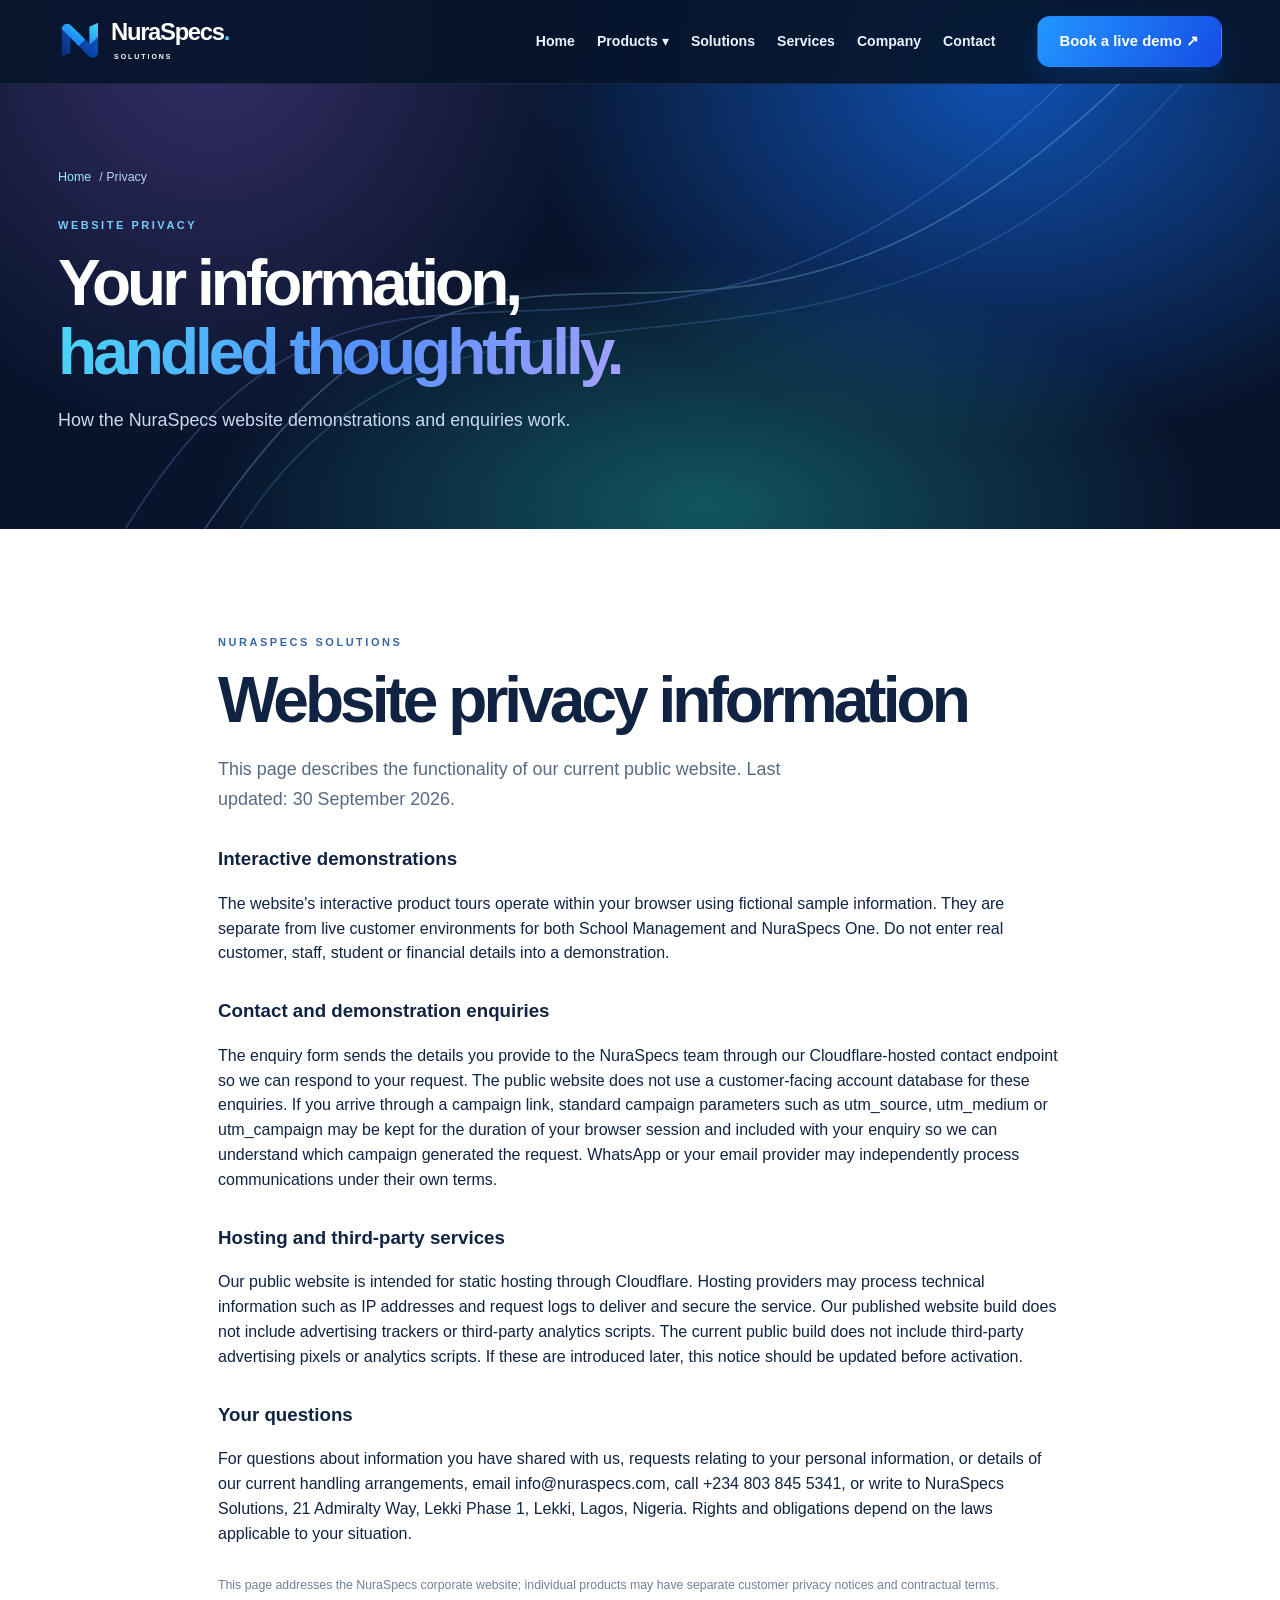
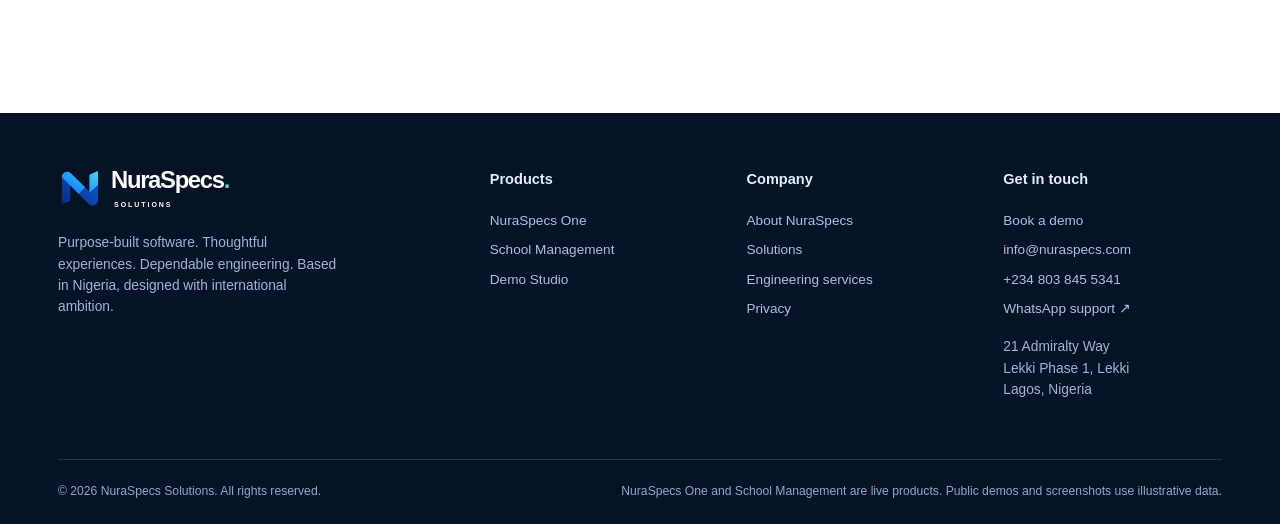
<file: privacy.html>
<!DOCTYPE html>

<html lang="en"><head><meta charset="utf-8"/><meta content="width=device-width,initial-scale=1" name="viewport"/><meta content="#08142c" name="theme-color"/><meta content="Read how NuraSpecs Solutions handles information submitted through this website and product enquiries." name="description"/><meta content="website" property="og:type"/><meta content="NuraSpecs Solutions" property="og:site_name"/><meta content="Privacy — NuraSpecs Solutions" property="og:title"/><meta content="Read how NuraSpecs Solutions handles information submitted through this website and product enquiries." property="og:description"/><meta content="https://nuraspecs.com/assets/social-cover.png" property="og:image"/><meta content="summary_large_image" name="twitter:card"/><title>Privacy — NuraSpecs Solutions</title><link href="assets/favicon.svg" rel="icon" type="image/svg+xml"/><link href="assets/styles.css?v=6.0.0" rel="stylesheet"/><meta content="index,follow,max-image-preview:large,max-snippet:-1,max-video-preview:-1" name="robots"/><meta content="https://nuraspecs.com/privacy.html" property="og:url"/><meta content="NuraSpecs live software products — enterprise operations and school management" property="og:image:alt"/><meta content="Privacy — NuraSpecs Solutions" name="twitter:title"/><meta content="Read how NuraSpecs Solutions handles information submitted through this website and product enquiries." name="twitter:description"/><meta content="https://nuraspecs.com/assets/social-cover.png" name="twitter:image"/><link href="https://nuraspecs.com/privacy.html" rel="canonical"/></head><body><a class="skip" href="#main">Skip to main content</a><header class="topnav"><div class="container nav-inner"><a aria-label="NuraSpecs Solutions — homepage" class="brand" href="index.html"><img alt="" height="43" src="assets/logo.svg" width="43"/><span><strong>NuraSpecs<span style="color:#51cbff">.</span></strong><small>Solutions</small></span></a>
<nav aria-label="Main navigation" class="navlist"><a href="index.html">Home</a><div class="navdrop"><button aria-haspopup="true" aria-label="Products submenu" type="button">Products ▾</button><div class="drop-panel"><a href="products/nuraspecs-one.html">NuraSpecs One<small>Flagship · Live now</small></a><a href="products/school-management.html">School Management<small>Available now · Live product</small></a><a href="demo.html">Demo Studio<small>Explore each product</small></a></div></div><a href="solutions.html">Solutions</a><a href="services.html">Services</a><a href="about.html">Company</a><a href="contact.html">Contact</a></nav><a class="btn btn-primary nav-demo" href="contact.html">Book a live demo ↗</a><button aria-controls="mobile-menu" aria-expanded="false" aria-label="Open navigation menu" class="menu-toggle" id="menu-toggle" type="button">☰</button>
</div></header><nav aria-hidden="true" aria-label="Mobile navigation" class="nav-overlay" id="mobile-menu"><a href="index.html">Home</a><a href="products/nuraspecs-one.html">NuraSpecs One <small>Flagship · Live now</small></a><a href="products/school-management.html">School Management</a><a href="demo.html">Demo Studio</a><a href="solutions.html">Solutions</a><a href="services.html">Services</a><a href="about.html">Company</a><a href="contact.html">Contact</a><a class="btn btn-primary" href="contact.html">Book a live demo ↗</a></nav><main id="main"><section class="page-hero"><div class="container"><div class="breadcrumb"><a href="index.html">Home</a> / Privacy</div><div class="eyebrow light">Website privacy</div><h1>Your information,<br/><span class="gradient-text">handled thoughtfully.</span></h1><p class="lead">How the NuraSpecs website demonstrations and enquiries work.</p></div></section>
<section class="section"><div class="container" style="max-width:900px"><div class="eyebrow">NuraSpecs Solutions</div><h2>Website privacy information</h2><p class="lead">This page describes the functionality of our current public website. Last updated: 30 September 2026.</p><h3 style="margin-top:30px">Interactive demonstrations</h3><p>The website's interactive product tours operate within your browser using fictional sample information. They are separate from live customer environments for both School Management and NuraSpecs One. Do not enter real customer, staff, student or financial details into a demonstration.</p><h3 style="margin-top:30px">Contact and demonstration enquiries</h3><p>The enquiry form sends the details you provide to the NuraSpecs team through our Cloudflare-hosted contact endpoint so we can respond to your request. The public website does not use a customer-facing account database for these enquiries. If you arrive through a campaign link, standard campaign parameters such as utm_source, utm_medium or utm_campaign may be kept for the duration of your browser session and included with your enquiry so we can understand which campaign generated the request. WhatsApp or your email provider may independently process communications under their own terms.</p><h3 style="margin-top:30px">Hosting and third-party services</h3><p>Our public website is intended for static hosting through Cloudflare. Hosting providers may process technical information such as IP addresses and request logs to deliver and secure the service. Our published website build does not include advertising trackers or third-party analytics scripts. The current public build does not include third-party advertising pixels or analytics scripts. If these are introduced later, this notice should be updated before activation.</p><h3 style="margin-top:30px">Your questions</h3><p>For questions about information you have shared with us, requests relating to your personal information, or details of our current handling arrangements, email <a href="mailto:info@nuraspecs.com">info@nuraspecs.com</a>, call <a href="tel:+2348038455341">+234 803 845 5341</a>, or write to NuraSpecs Solutions, 21 Admiralty Way, Lekki Phase 1, Lekki, Lagos, Nigeria. Rights and obligations depend on the laws applicable to your situation.</p><p class="fine" style="margin-top:30px">This page addresses the NuraSpecs corporate website; individual products may have separate customer privacy notices and contractual terms.</p></div></section></main><footer class="footer"><div class="container"><div class="footergrid"><div class="footcompany"><a aria-label="NuraSpecs Solutions — homepage" class="brand" href="index.html"><img alt="" height="43" src="assets/logo.svg" width="43"/><span><strong>NuraSpecs<span style="color:#51cbff">.</span></strong><small>Solutions</small></span></a><p>Purpose-built software. Thoughtful experiences. Dependable engineering. Based in Nigeria, designed with international ambition.</p></div><div><h4>Products</h4><a href="products/nuraspecs-one.html">NuraSpecs One</a><a href="products/school-management.html">School Management</a><a href="demo.html">Demo Studio</a></div><div><h4>Company</h4><a href="about.html">About NuraSpecs</a><a href="solutions.html">Solutions</a><a href="services.html">Engineering services</a><a href="privacy.html">Privacy</a></div><div><h4>Get in touch</h4><a href="contact.html">Book a demo</a><a href="mailto:info@nuraspecs.com">info@nuraspecs.com</a><a href="tel:+2348038455341">+234 803 845 5341</a><a href="https://wa.me/2348038455341" rel="noopener noreferrer" target="_blank">WhatsApp support ↗</a><p>21 Admiralty Way<br/>Lekki Phase 1, Lekki<br/>Lagos, Nigeria</p></div></div><div class="footbase"><span>© 2026 NuraSpecs Solutions. All rights reserved.</span><span>NuraSpecs One and School Management are live products. Public demos and screenshots use illustrative data.</span></div></div></footer><button aria-label="Back to top" class="backtop" id="back-to-top">↑</button><script defer="" src="assets/app.js"></script></body></html>
</file>
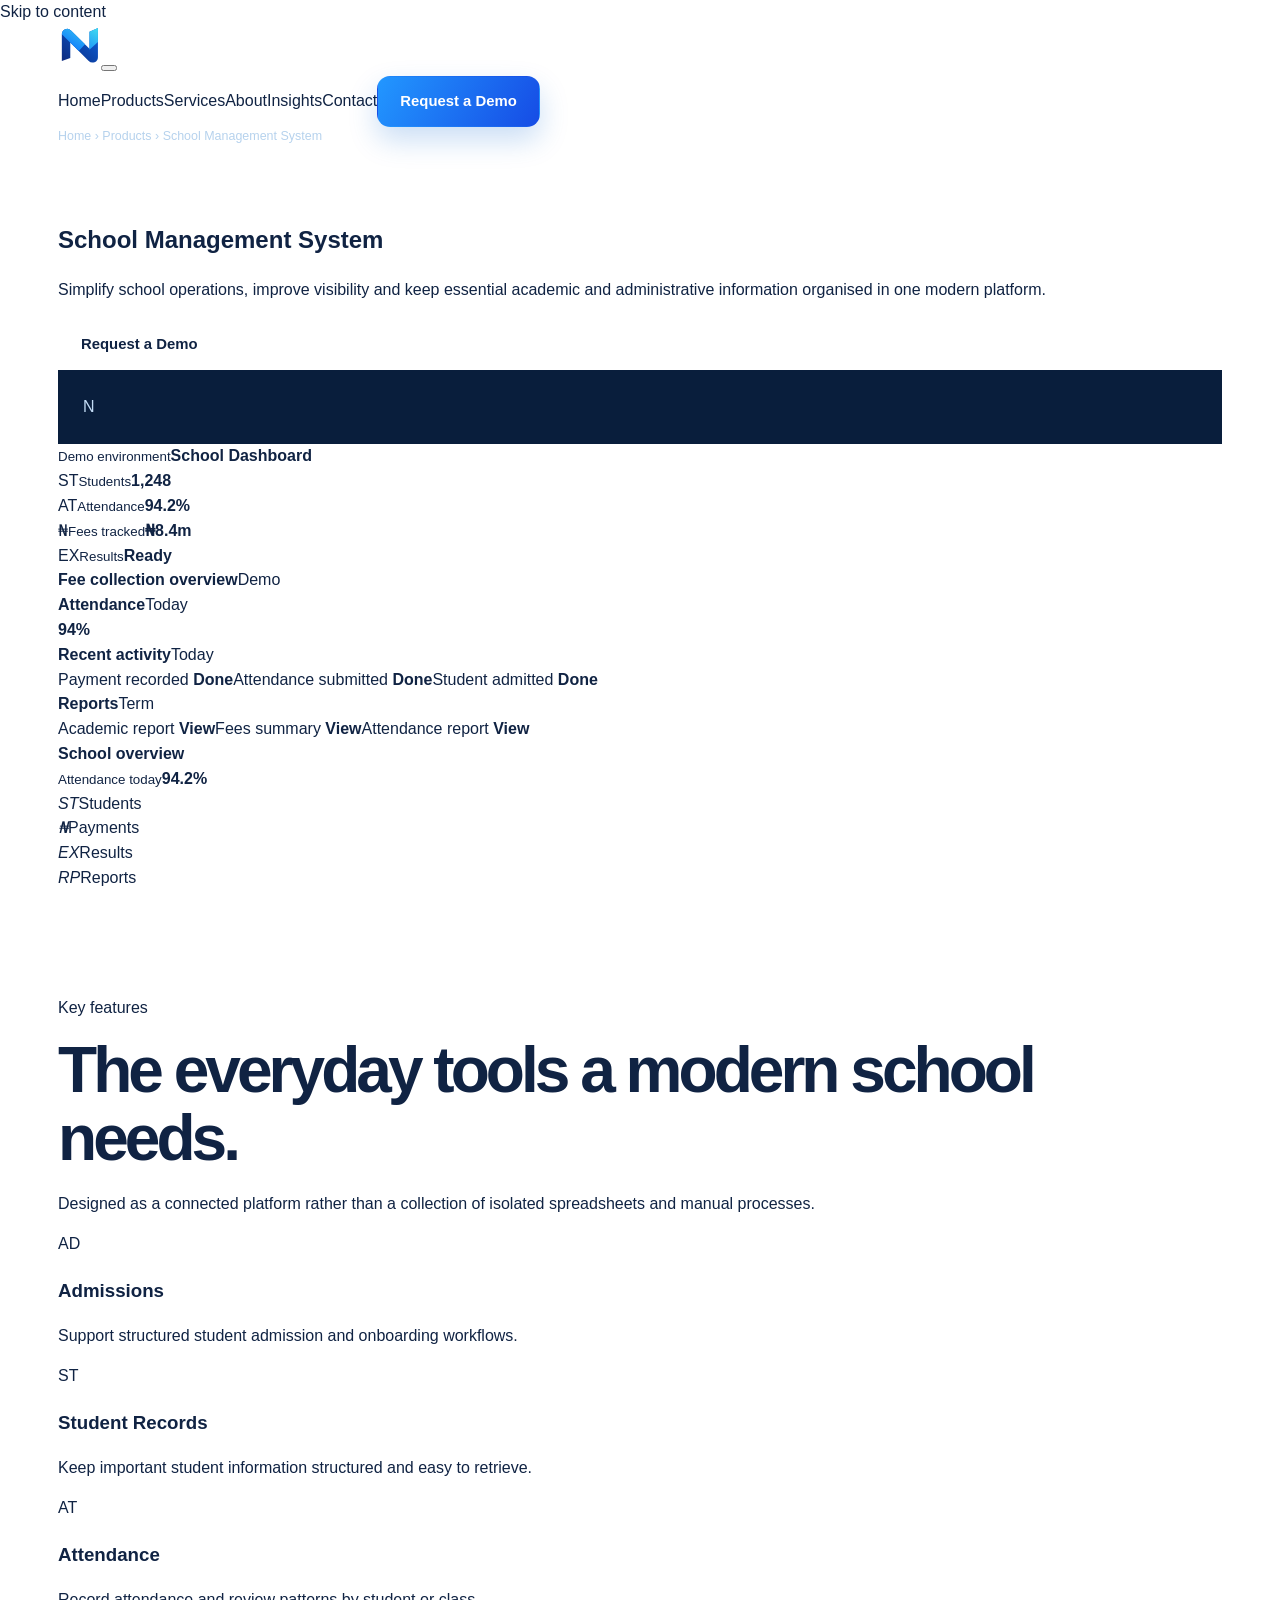
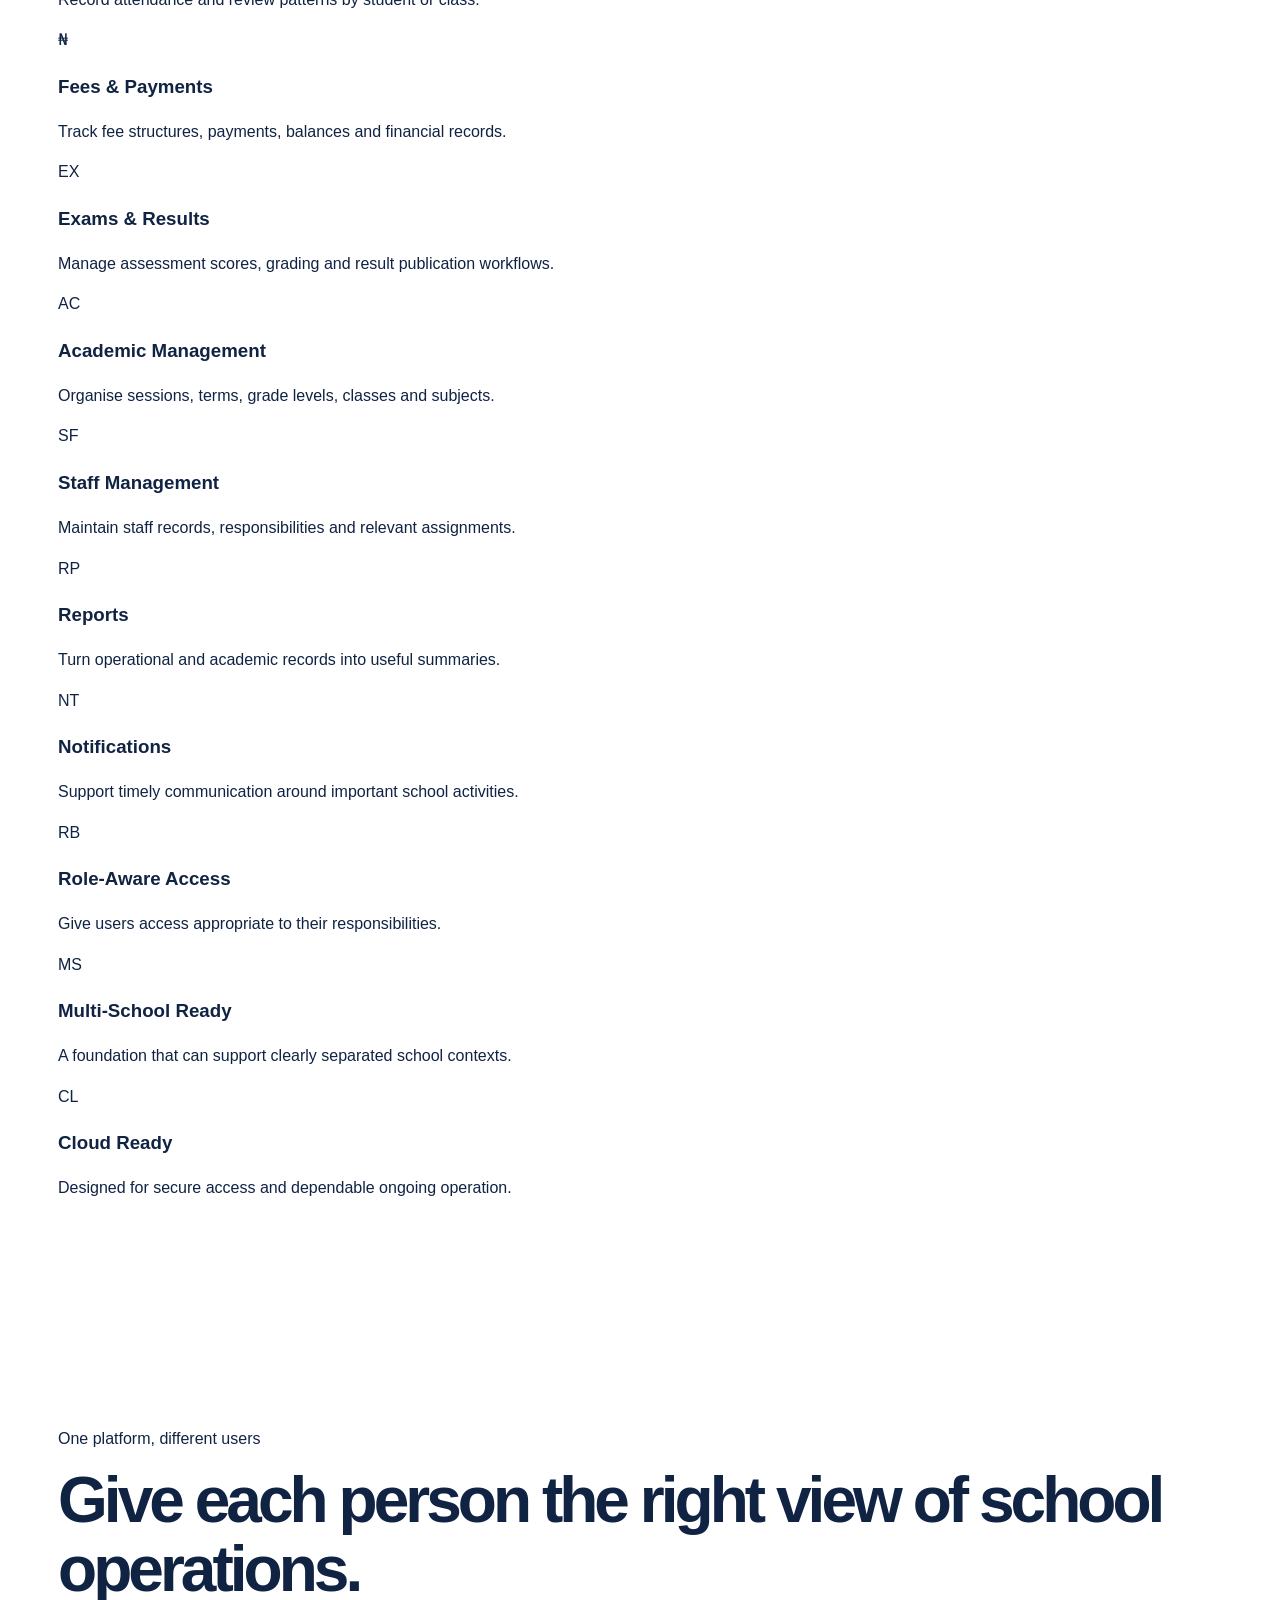
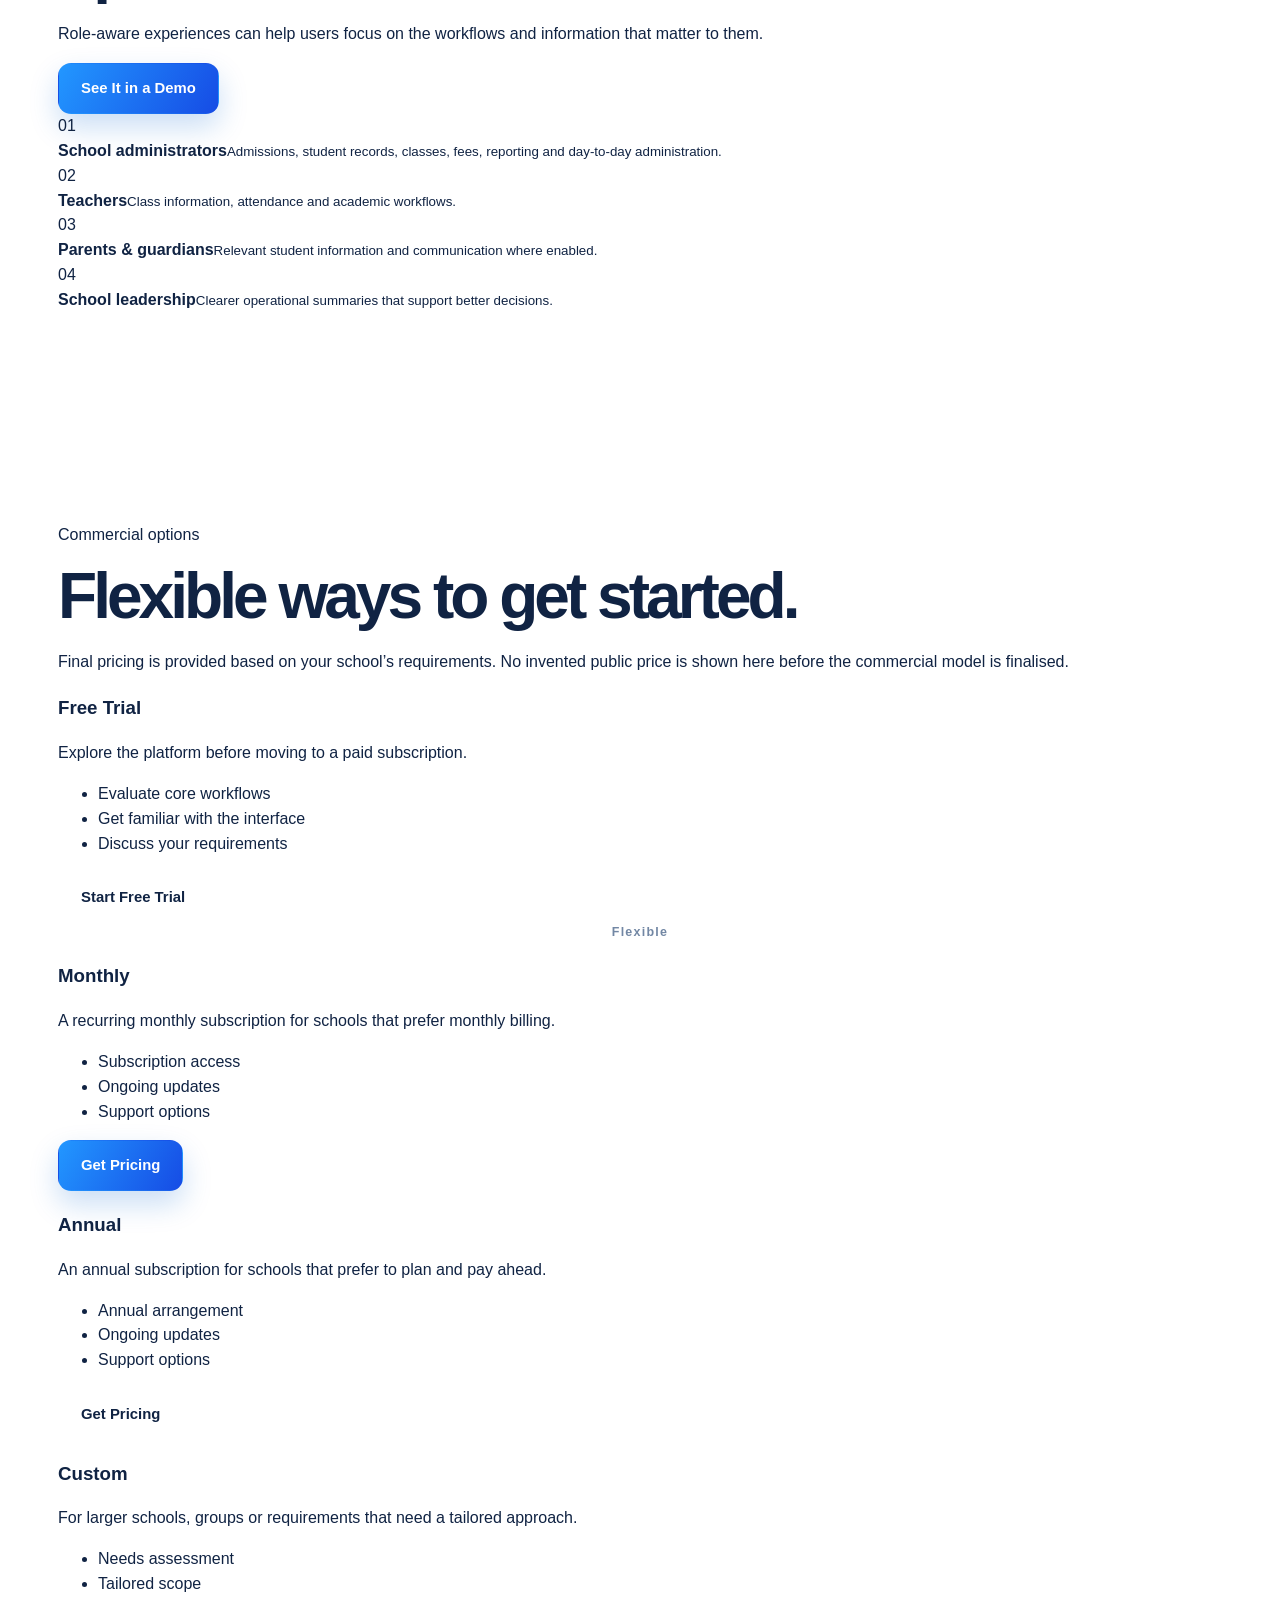
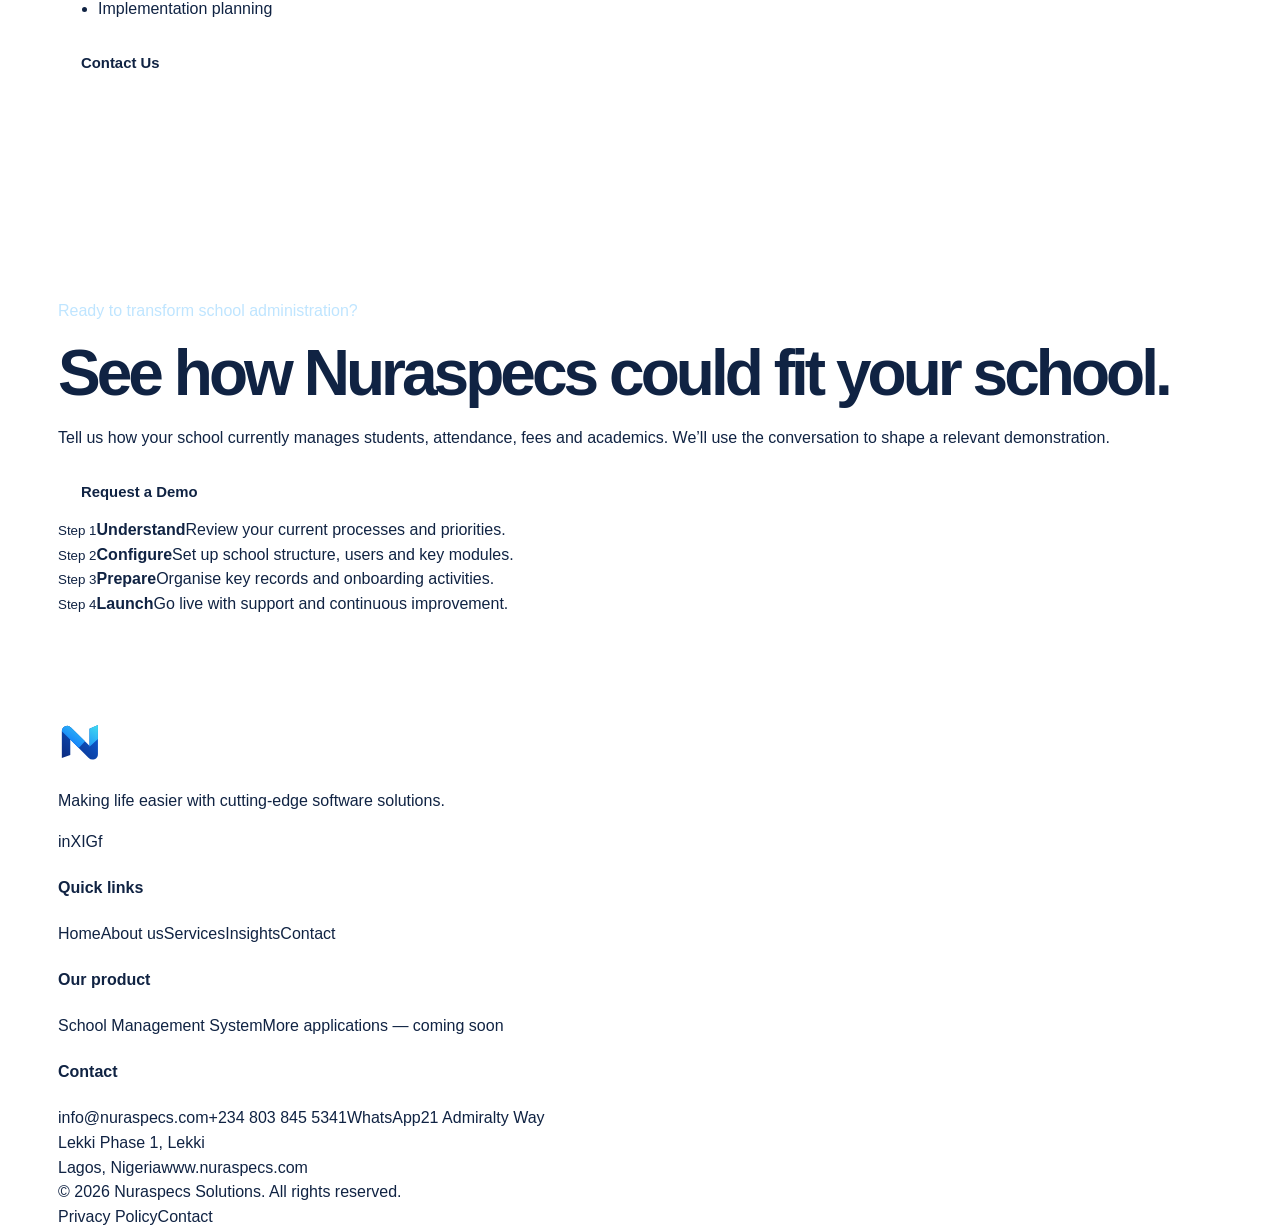
<file: school-management.html>
<!DOCTYPE html>
<html lang="en">
<head>
  <meta charset="UTF-8" />
  <meta name="viewport" content="width=device-width, initial-scale=1.0" />
  <meta name="description" content="Explore the Nuraspecs School Management System: student records, guardians, fees, attendance, exams, reports, notifications and structured school administration." />
  <meta name="theme-color" content="#ffffff" />
  <title>School Management System | Nuraspecs Solutions</title>
  <link rel="icon" href="assets/favicon.svg" type="image/svg+xml" />
  <link rel="stylesheet" href="assets/styles.css?v=5.1.1" />
  <script defer src="assets/script.js"></script>
</head>
<body>
<a class="skip-link" href="#main">Skip to content</a>
<header class="site-header"><div class="container nav-wrap"><a class="brand" href="index.html"><img src="assets/logo.svg" alt="Nuraspecs Solutions" /></a><button class="nav-toggle" type="button" aria-label="Open navigation" aria-expanded="false"><span></span><span></span><span></span></button><nav class="main-nav"><a href="index.html">Home</a><a class="active" href="school-management.html">Products</a><a href="index.html#services">Services</a><a href="about.html">About</a><a href="blog.html">Insights</a><a href="contact.html">Contact</a><a class="btn btn-primary btn-small" href="contact.html?intent=demo">Request a Demo</a></nav></div></header>
<main id="main">
  <section class="product-hero">
    <div class="container product-hero-grid">
      <div class="reveal"><div class="breadcrumb">Home › Products › School Management System</div><span class="badge" style="background:rgba(255,255,255,.12);color:#fff"><i></i> Nuraspecs flagship application</span><h1>School Management System</h1><p>Simplify school operations, improve visibility and keep essential academic and administrative information organised in one modern platform.</p><div class="hero-actions"><a class="btn btn-light btn-large" href="contact.html?intent=demo">Request a Demo</a><a class="btn btn-secondary btn-large" style="color:#fff;border-color:rgba(255,255,255,.4);background:rgba(255,255,255,.08)" href="contact.html?intent=trial">Start Free Trial</a></div></div>
      <div class="product-shot reveal delay-1" aria-label="School Management System demo interface">
        <div class="device-laptop"><div class="laptop-screen"><div class="demo-dashboard"><aside class="demo-side" aria-hidden="true"><span class="demo-n">N</span><b class="active"></b><b></b><b></b><b></b><b></b></aside><div class="demo-main"><div class="demo-top"><div class="demo-title"><small>Demo environment</small><strong>School Dashboard</strong></div><span class="demo-user"></span></div><div class="demo-metrics"><div class="demo-metric"><span class="mi">ST</span><small>Students</small><strong>1,248</strong></div><div class="demo-metric"><span class="mi">AT</span><small>Attendance</small><strong>94.2%</strong></div><div class="demo-metric"><span class="mi">₦</span><small>Fees tracked</small><strong>₦8.4m</strong></div><div class="demo-metric"><span class="mi">EX</span><small>Results</small><strong>Ready</strong></div></div><div class="demo-panels"><div class="demo-card"><div class="demo-card-head"><strong>Fee collection overview</strong><span>Demo</span></div><div class="mini-bars"><i style="height:32%"></i><i style="height:48%"></i><i style="height:58%"></i><i style="height:66%"></i><i style="height:79%"></i><i style="height:92%"></i></div></div><div class="demo-card"><div class="demo-card-head"><strong>Attendance</strong><span>Today</span></div><div class="mini-donut"><b>94%</b></div></div></div><div class="demo-bottom"><div class="demo-card"><div class="demo-card-head"><strong>Recent activity</strong><span>Today</span></div><div class="demo-list"><span>Payment recorded <b>Done</b></span><span>Attendance submitted <b>Done</b></span><span>Student admitted <b>Done</b></span></div></div><div class="demo-card"><div class="demo-card-head"><strong>Reports</strong><span>Term</span></div><div class="demo-list"><span>Academic report <b>View</b></span><span>Fees summary <b>View</b></span><span>Attendance report <b>View</b></span></div></div></div></div></div></div><div class="laptop-base"></div></div>
        <div class="phone-frame" aria-hidden="true"><div class="phone-notch"></div><div class="phone-ui"><strong>School overview</strong><div class="phone-stat"><small>Attendance today</small><b>94.2%</b></div><div class="phone-row"><i>ST</i>Students</div><div class="phone-row"><i>₦</i>Payments</div><div class="phone-row"><i>EX</i>Results</div><div class="phone-row"><i>RP</i>Reports</div></div></div>
      </div>
    </div>
  </section>

  <section class="section">
    <div class="container"><div class="section-heading reveal"><div class="section-kicker">Key features</div><h2>The everyday tools a modern school needs.</h2><p>Designed as a connected platform rather than a collection of isolated spreadsheets and manual processes.</p></div>
      <div class="feature-grid">
        <article class="feature-card reveal"><span class="feature-icon">AD</span><h3>Admissions</h3><p>Support structured student admission and onboarding workflows.</p></article>
        <article class="feature-card reveal delay-1"><span class="feature-icon">ST</span><h3>Student Records</h3><p>Keep important student information structured and easy to retrieve.</p></article>
        <article class="feature-card reveal delay-2"><span class="feature-icon">AT</span><h3>Attendance</h3><p>Record attendance and review patterns by student or class.</p></article>
        <article class="feature-card reveal"><span class="feature-icon">₦</span><h3>Fees & Payments</h3><p>Track fee structures, payments, balances and financial records.</p></article>
        <article class="feature-card reveal delay-1"><span class="feature-icon">EX</span><h3>Exams & Results</h3><p>Manage assessment scores, grading and result publication workflows.</p></article>
        <article class="feature-card reveal delay-2"><span class="feature-icon">AC</span><h3>Academic Management</h3><p>Organise sessions, terms, grade levels, classes and subjects.</p></article>
        <article class="feature-card reveal"><span class="feature-icon">SF</span><h3>Staff Management</h3><p>Maintain staff records, responsibilities and relevant assignments.</p></article>
        <article class="feature-card reveal delay-1"><span class="feature-icon">RP</span><h3>Reports</h3><p>Turn operational and academic records into useful summaries.</p></article>
        <article class="feature-card reveal delay-2"><span class="feature-icon">NT</span><h3>Notifications</h3><p>Support timely communication around important school activities.</p></article>
        <article class="feature-card reveal"><span class="feature-icon">RB</span><h3>Role-Aware Access</h3><p>Give users access appropriate to their responsibilities.</p></article>
        <article class="feature-card reveal delay-1"><span class="feature-icon">MS</span><h3>Multi-School Ready</h3><p>A foundation that can support clearly separated school contexts.</p></article>
        <article class="feature-card reveal delay-2"><span class="feature-icon">CL</span><h3>Cloud Ready</h3><p>Designed for secure access and dependable ongoing operation.</p></article>
      </div>
    </div>
  </section>

  <section class="section section-soft"><div class="container role-layout"><div class="reveal"><div class="section-heading left"><div class="section-kicker">One platform, different users</div><h2>Give each person the right view of school operations.</h2><p>Role-aware experiences can help users focus on the workflows and information that matter to them.</p></div><div class="hero-actions"><a class="btn btn-primary" href="contact.html?intent=demo">See It in a Demo</a></div></div><div class="role-list reveal delay-1"><div class="role-item"><span>01</span><div><strong>School administrators</strong><small>Admissions, student records, classes, fees, reporting and day-to-day administration.</small></div></div><div class="role-item"><span>02</span><div><strong>Teachers</strong><small>Class information, attendance and academic workflows.</small></div></div><div class="role-item"><span>03</span><div><strong>Parents & guardians</strong><small>Relevant student information and communication where enabled.</small></div></div><div class="role-item"><span>04</span><div><strong>School leadership</strong><small>Clearer operational summaries that support better decisions.</small></div></div></div></div></section>

  <section class="section"><div class="container"><div class="section-heading reveal"><div class="section-kicker">Commercial options</div><h2>Flexible ways to get started.</h2><p>Final pricing is provided based on your school’s requirements. No invented public price is shown here before the commercial model is finalised.</p></div><div class="pricing-grid"><div class="pricing-card reveal"><h3>Free Trial</h3><p>Explore the platform before moving to a paid subscription.</p><ul><li>Evaluate core workflows</li><li>Get familiar with the interface</li><li>Discuss your requirements</li></ul><a class="btn btn-secondary" href="contact.html?intent=trial">Start Free Trial</a></div><div class="pricing-card featured reveal delay-1"><span class="ribbon">Flexible</span><h3>Monthly</h3><p>A recurring monthly subscription for schools that prefer monthly billing.</p><ul><li>Subscription access</li><li>Ongoing updates</li><li>Support options</li></ul><a class="btn btn-primary" href="contact.html?intent=pricing">Get Pricing</a></div><div class="pricing-card reveal delay-2"><h3>Annual</h3><p>An annual subscription for schools that prefer to plan and pay ahead.</p><ul><li>Annual arrangement</li><li>Ongoing updates</li><li>Support options</li></ul><a class="btn btn-secondary" href="contact.html?intent=pricing">Get Pricing</a></div><div class="pricing-card reveal"><h3>Custom</h3><p>For larger schools, groups or requirements that need a tailored approach.</p><ul><li>Needs assessment</li><li>Tailored scope</li><li>Implementation planning</li></ul><a class="btn btn-secondary" href="contact.html?intent=pricing">Contact Us</a></div></div></div></section>

  <section class="section commercial"><div class="container commercial-grid"><div class="reveal"><div class="section-kicker" style="text-align:left;color:#bfe5ff">Ready to transform school administration?</div><h2>See how Nuraspecs could fit your school.</h2><p>Tell us how your school currently manages students, attendance, fees and academics. We’ll use the conversation to shape a relevant demonstration.</p><div class="hero-actions"><a class="btn btn-light" href="contact.html?intent=demo">Request a Demo</a><a class="btn btn-secondary" style="color:#fff;border-color:rgba(255,255,255,.42);background:rgba(255,255,255,.08)" href="https://wa.me/2348038455341">WhatsApp Us</a></div></div><div class="plan-grid reveal delay-1"><div class="plan-card"><small>Step 1</small><strong>Understand</strong><span>Review your current processes and priorities.</span></div><div class="plan-card"><small>Step 2</small><strong>Configure</strong><span>Set up school structure, users and key modules.</span></div><div class="plan-card"><small>Step 3</small><strong>Prepare</strong><span>Organise key records and onboarding activities.</span></div><div class="plan-card"><small>Step 4</small><strong>Launch</strong><span>Go live with support and continuous improvement.</span></div></div></div></section>
</main>
<footer class="site-footer"><div class="container footer-grid"><div class="footer-brand"><a class="brand" href="index.html"><img src="assets/logo.svg" alt="Nuraspecs Solutions" /></a><p>Making life easier with cutting-edge software solutions.</p><div class="social-row"><span class="social-placeholder" title="LinkedIn coming soon">in</span><span class="social-placeholder" title="X coming soon">X</span><span class="social-placeholder" title="Instagram coming soon">IG</span><span class="social-placeholder" title="Facebook coming soon">f</span></div></div><div><h4>Quick links</h4><a href="index.html">Home</a><a href="about.html">About us</a><a href="index.html#services">Services</a><a href="blog.html">Insights</a><a href="contact.html">Contact</a></div><div><h4>Our product</h4><a href="school-management.html">School Management System</a><span>More applications — coming soon</span></div><div><h4>Contact</h4><a href="mailto:info@nuraspecs.com">info@nuraspecs.com</a><a href="tel:+2348038455341">+234 803 845 5341</a><a href="https://wa.me/2348038455341">WhatsApp</a><span>21 Admiralty Way<br/>Lekki Phase 1, Lekki<br/>Lagos, Nigeria</span><span>www.nuraspecs.com</span></div></div><div class="container footer-bottom"><span>© <span data-year></span> Nuraspecs Solutions. All rights reserved.</span><div class="footer-links"><a href="privacy.html">Privacy Policy</a><a href="contact.html">Contact</a></div></div></footer>
</body>
</html>
</file>
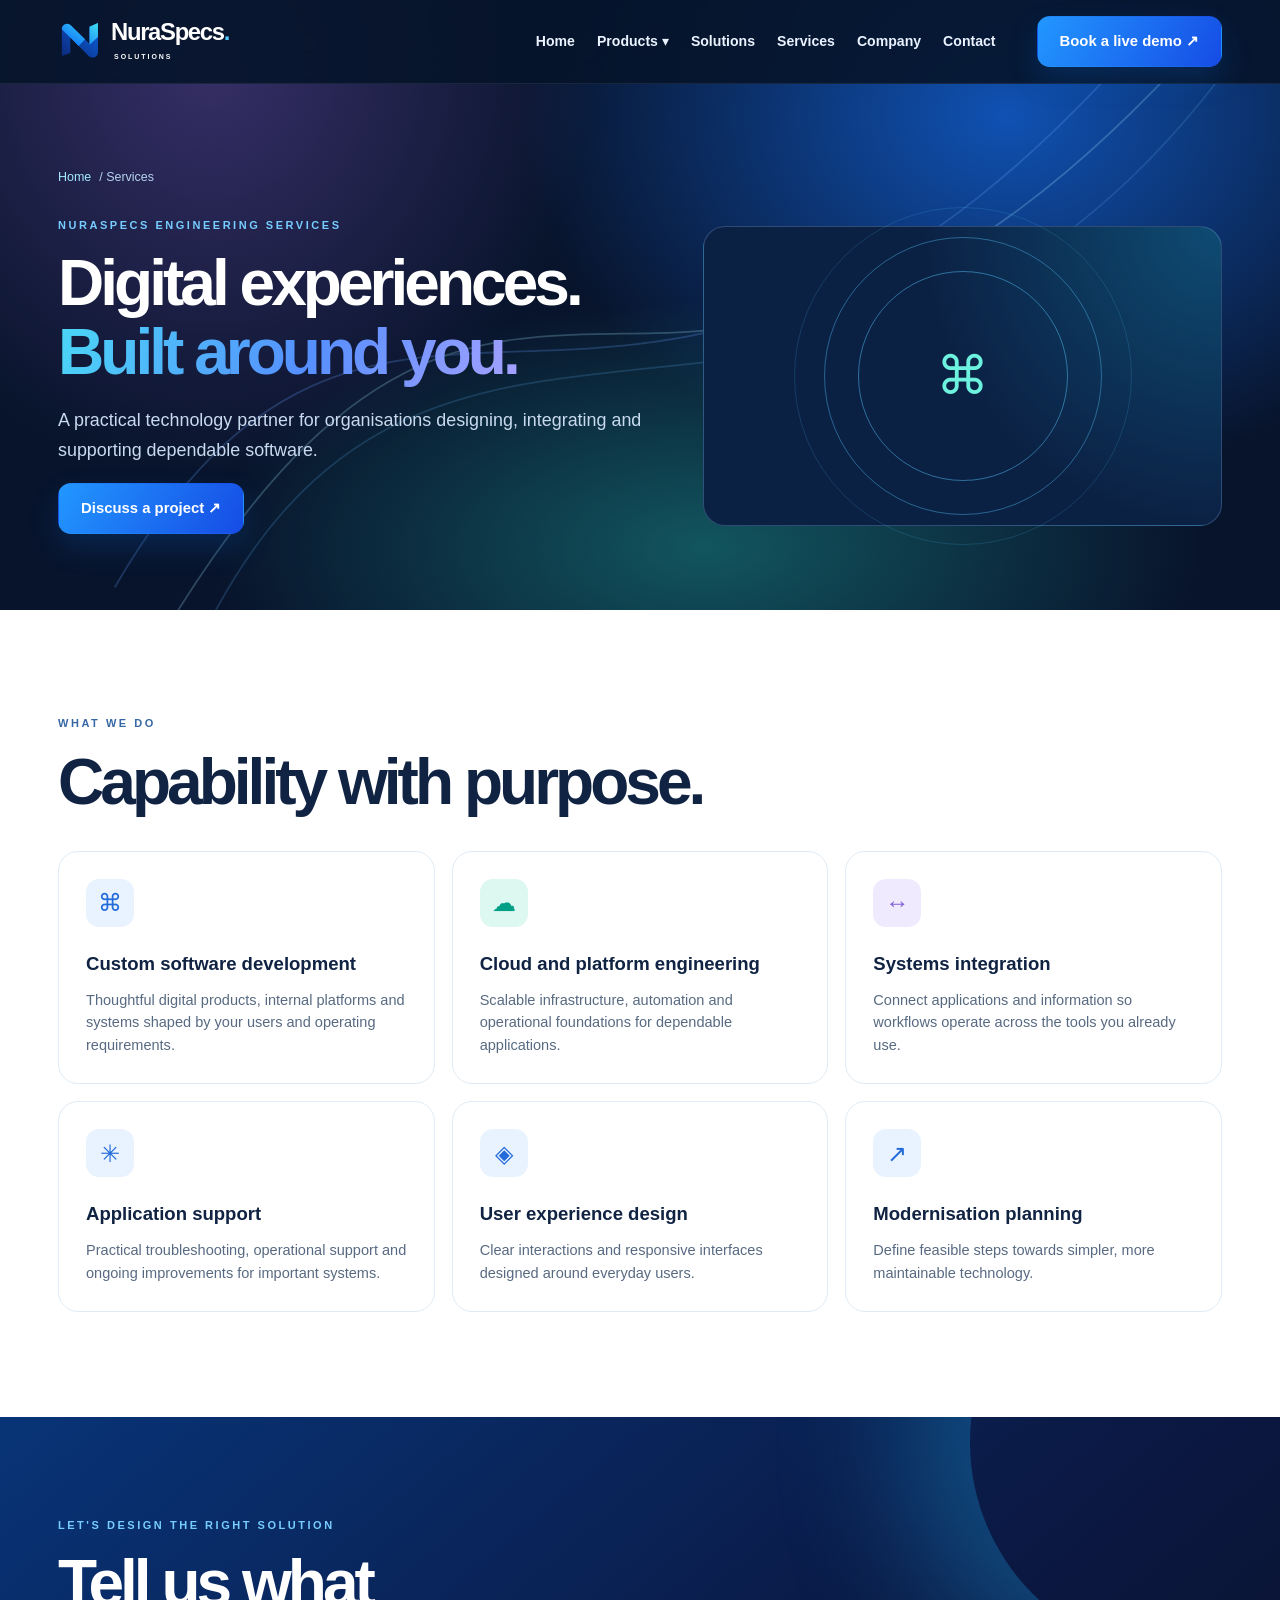
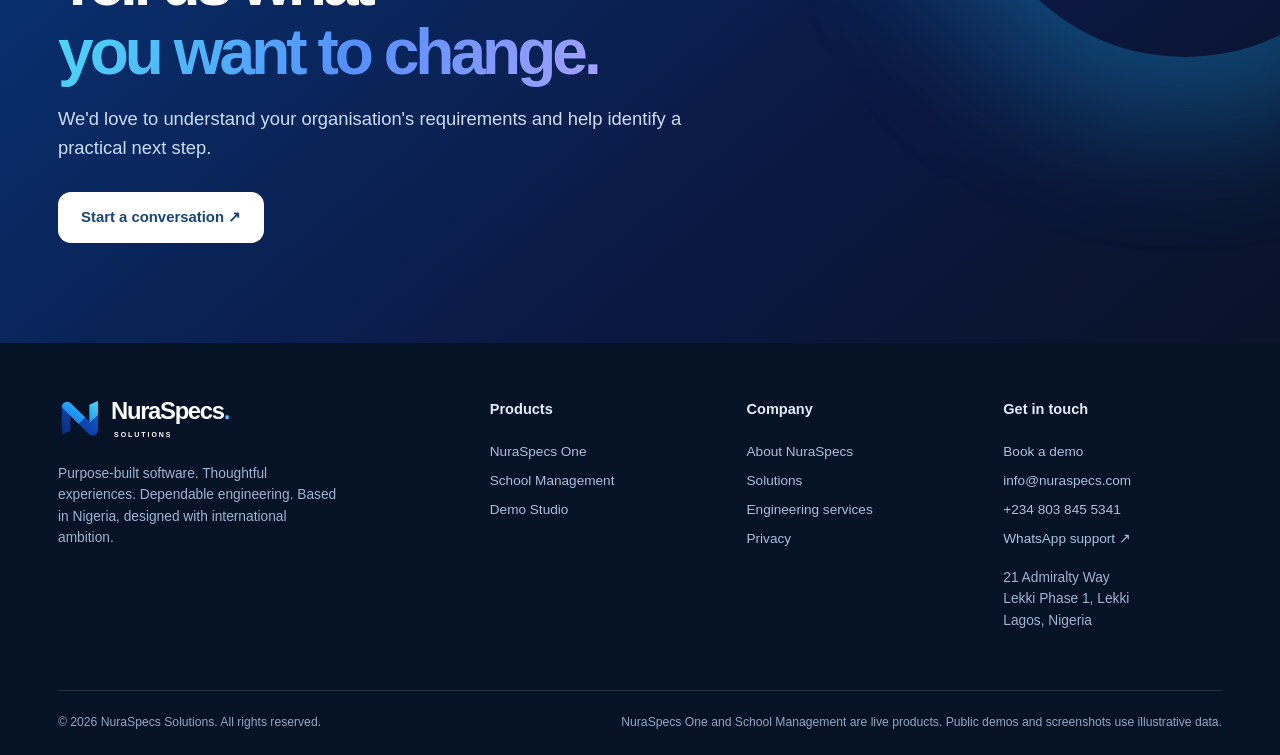
<file: services.html>
<!DOCTYPE html>

<html lang="en"><head><meta charset="utf-8"/><meta content="width=device-width,initial-scale=1" name="viewport"/><meta content="#08142c" name="theme-color"/><meta content="Explore NuraSpecs software development, cloud engineering, systems integration and application support services." name="description"/><meta content="website" property="og:type"/><meta content="NuraSpecs Solutions" property="og:site_name"/><meta content="Software Engineering Services — NuraSpecs Solutions" property="og:title"/><meta content="Explore NuraSpecs software development, cloud engineering, systems integration and application support services." property="og:description"/><meta content="https://nuraspecs.com/assets/social-cover.png" property="og:image"/><meta content="summary_large_image" name="twitter:card"/><title>Software Engineering Services — NuraSpecs Solutions</title><link href="assets/favicon.svg" rel="icon" type="image/svg+xml"/><link href="assets/styles.css?v=6.0.0" rel="stylesheet"/><meta content="index,follow,max-image-preview:large,max-snippet:-1,max-video-preview:-1" name="robots"/><meta content="https://nuraspecs.com/services.html" property="og:url"/><meta content="NuraSpecs live software products — enterprise operations and school management" property="og:image:alt"/><meta content="Software Engineering Services — NuraSpecs Solutions" name="twitter:title"/><meta content="Explore NuraSpecs software development, cloud engineering, systems integration and application support services." name="twitter:description"/><meta content="https://nuraspecs.com/assets/social-cover.png" name="twitter:image"/><link href="https://nuraspecs.com/services.html" rel="canonical"/></head><body><a class="skip" href="#main">Skip to main content</a><header class="topnav"><div class="container nav-inner"><a aria-label="NuraSpecs Solutions — homepage" class="brand" href="index.html"><img alt="" height="43" src="assets/logo.svg" width="43"/><span><strong>NuraSpecs<span style="color:#51cbff">.</span></strong><small>Solutions</small></span></a>
<nav aria-label="Main navigation" class="navlist"><a href="index.html">Home</a><div class="navdrop"><button aria-haspopup="true" aria-label="Products submenu" type="button">Products ▾</button><div class="drop-panel"><a href="products/nuraspecs-one.html">NuraSpecs One<small>Flagship · Live now</small></a><a href="products/school-management.html">School Management<small>Available now · Live product</small></a><a href="demo.html">Demo Studio<small>Explore each product</small></a></div></div><a href="solutions.html">Solutions</a><a href="services.html">Services</a><a href="about.html">Company</a><a href="contact.html">Contact</a></nav><a class="btn btn-primary nav-demo" href="contact.html">Book a live demo ↗</a><button aria-controls="mobile-menu" aria-expanded="false" aria-label="Open navigation menu" class="menu-toggle" id="menu-toggle" type="button">☰</button>
</div></header><nav aria-hidden="true" aria-label="Mobile navigation" class="nav-overlay" id="mobile-menu"><a href="index.html">Home</a><a href="products/nuraspecs-one.html">NuraSpecs One <small>Flagship · Live now</small></a><a href="products/school-management.html">School Management</a><a href="demo.html">Demo Studio</a><a href="solutions.html">Solutions</a><a href="services.html">Services</a><a href="about.html">Company</a><a href="contact.html">Contact</a><a class="btn btn-primary" href="contact.html">Book a live demo ↗</a></nav><main id="main"><section class="page-hero"><div class="container"><div class="breadcrumb"><a href="index.html">Home</a> / Services</div><div class="page-hero-inner"><div><div class="eyebrow light">NuraSpecs engineering services</div><h1>Digital experiences.<br/><span class="gradient-text">Built around you.</span></h1><p class="lead">A practical technology partner for organisations designing, integrating and supporting dependable software.</p><a class="btn btn-primary" href="contact.html?product=services">Discuss a project ↗</a></div><div aria-hidden="true" class="service-hero-art"><div class="orbit"><span>⌘</span></div></div></div></div></section>
<section class="section"><div class="container"><div class="eyebrow">What we do</div><h2>Capability with purpose.</h2><div class="detail-grid"><div class="detail-card"><div class="symbol">⌘</div><h3>Custom software development</h3><p>Thoughtful digital products, internal platforms and systems shaped by your users and operating requirements.</p></div><div class="detail-card"><div class="symbol">☁</div><h3>Cloud and platform engineering</h3><p>Scalable infrastructure, automation and operational foundations for dependable applications.</p></div><div class="detail-card"><div class="symbol">↔</div><h3>Systems integration</h3><p>Connect applications and information so workflows operate across the tools you already use.</p></div><div class="detail-card"><div class="symbol">✳</div><h3>Application support</h3><p>Practical troubleshooting, operational support and ongoing improvements for important systems.</p></div><div class="detail-card"><div class="symbol">◈</div><h3>User experience design</h3><p>Clear interactions and responsive interfaces designed around everyday users.</p></div><div class="detail-card"><div class="symbol">↗</div><h3>Modernisation planning</h3><p>Define feasible steps towards simpler, more maintainable technology.</p></div></div></div></section><section class="closing"><div class="container"><div class="eyebrow light">Let's design the right solution</div><h2>Tell us what<br/><span class="gradient-text">you want to change.</span></h2><p>We'd love to understand your organisation's requirements and help identify a practical next step.</p><a class="btn btn-white" href="contact.html?product=services">Start a conversation ↗</a></div></section></main><footer class="footer"><div class="container"><div class="footergrid"><div class="footcompany"><a aria-label="NuraSpecs Solutions — homepage" class="brand" href="index.html"><img alt="" height="43" src="assets/logo.svg" width="43"/><span><strong>NuraSpecs<span style="color:#51cbff">.</span></strong><small>Solutions</small></span></a><p>Purpose-built software. Thoughtful experiences. Dependable engineering. Based in Nigeria, designed with international ambition.</p></div><div><h4>Products</h4><a href="products/nuraspecs-one.html">NuraSpecs One</a><a href="products/school-management.html">School Management</a><a href="demo.html">Demo Studio</a></div><div><h4>Company</h4><a href="about.html">About NuraSpecs</a><a href="solutions.html">Solutions</a><a href="services.html">Engineering services</a><a href="privacy.html">Privacy</a></div><div><h4>Get in touch</h4><a href="contact.html">Book a demo</a><a href="mailto:info@nuraspecs.com">info@nuraspecs.com</a><a href="tel:+2348038455341">+234 803 845 5341</a><a href="https://wa.me/2348038455341" rel="noopener noreferrer" target="_blank">WhatsApp support ↗</a><p>21 Admiralty Way<br/>Lekki Phase 1, Lekki<br/>Lagos, Nigeria</p></div></div><div class="footbase"><span>© 2026 NuraSpecs Solutions. All rights reserved.</span><span>NuraSpecs One and School Management are live products. Public demos and screenshots use illustrative data.</span></div></div></footer><button aria-label="Back to top" class="backtop" id="back-to-top">↑</button><script defer="" src="assets/app.js"></script></body></html>
</file>
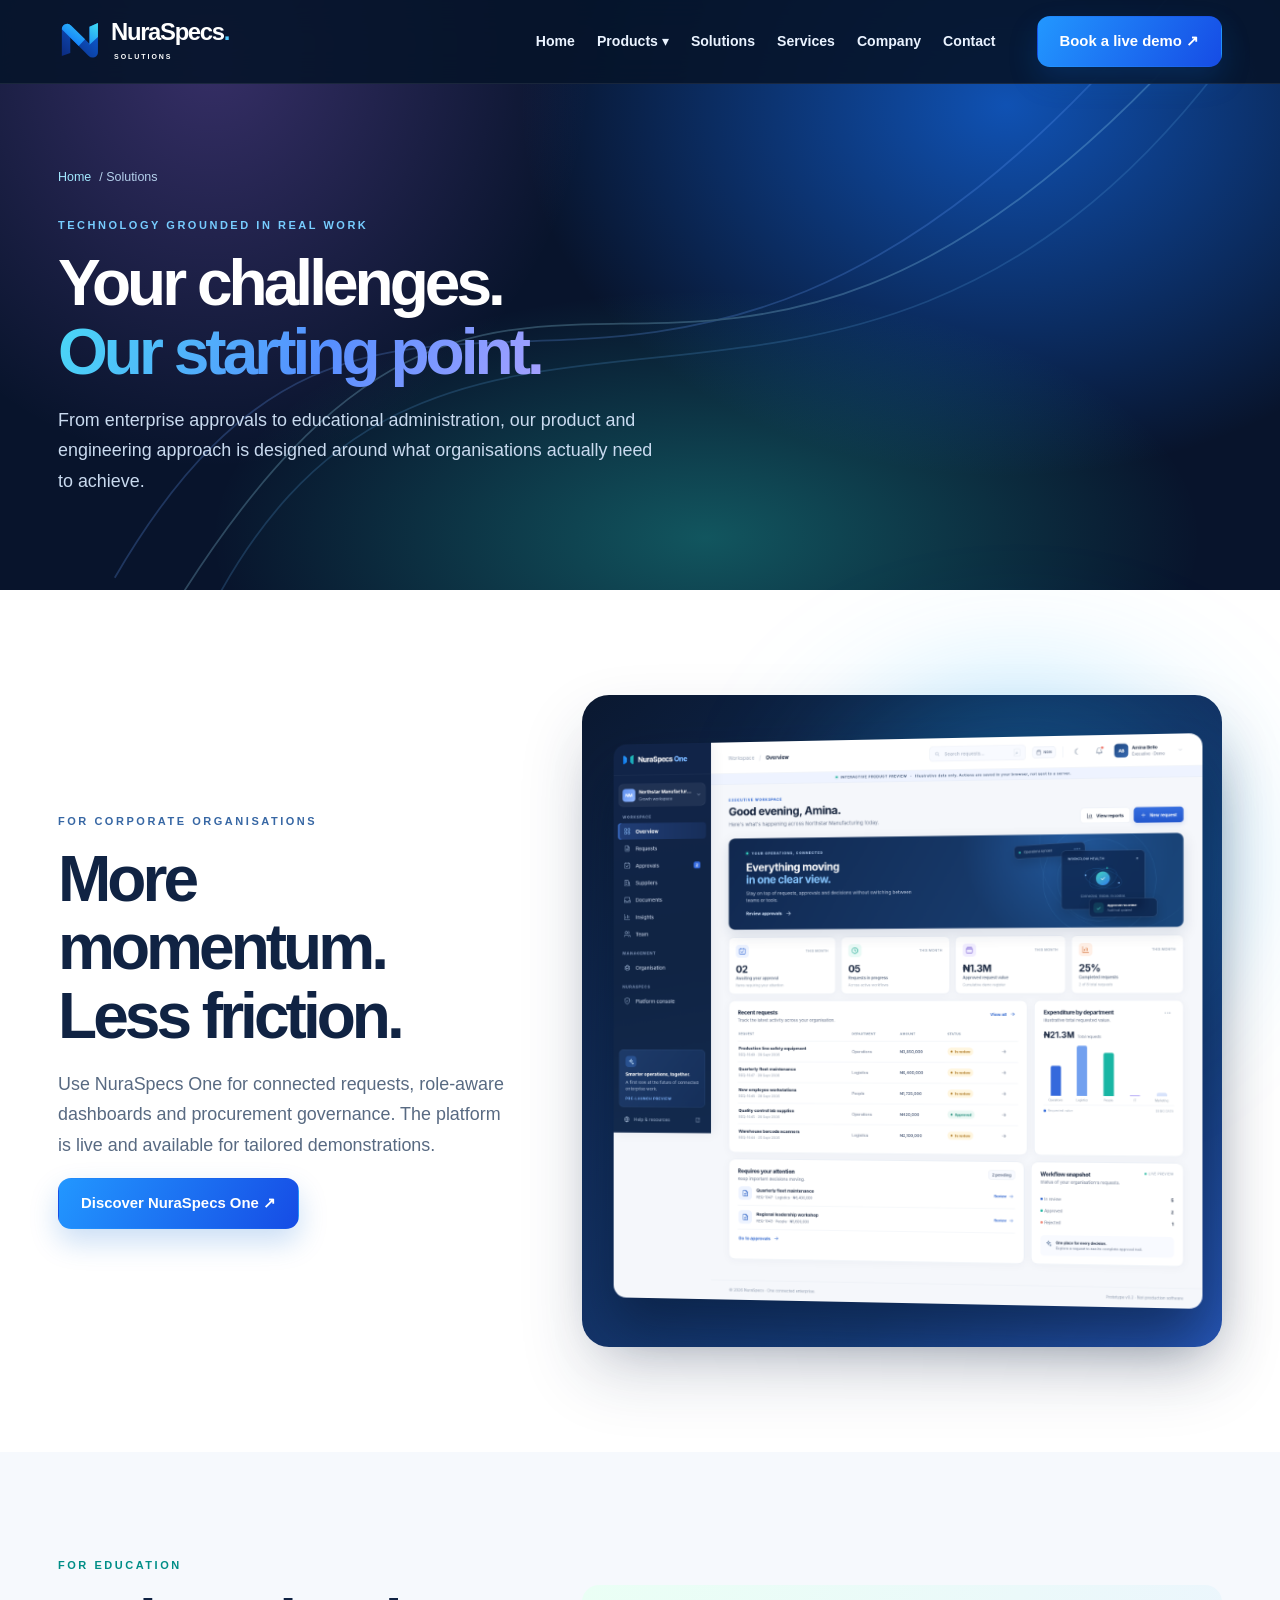
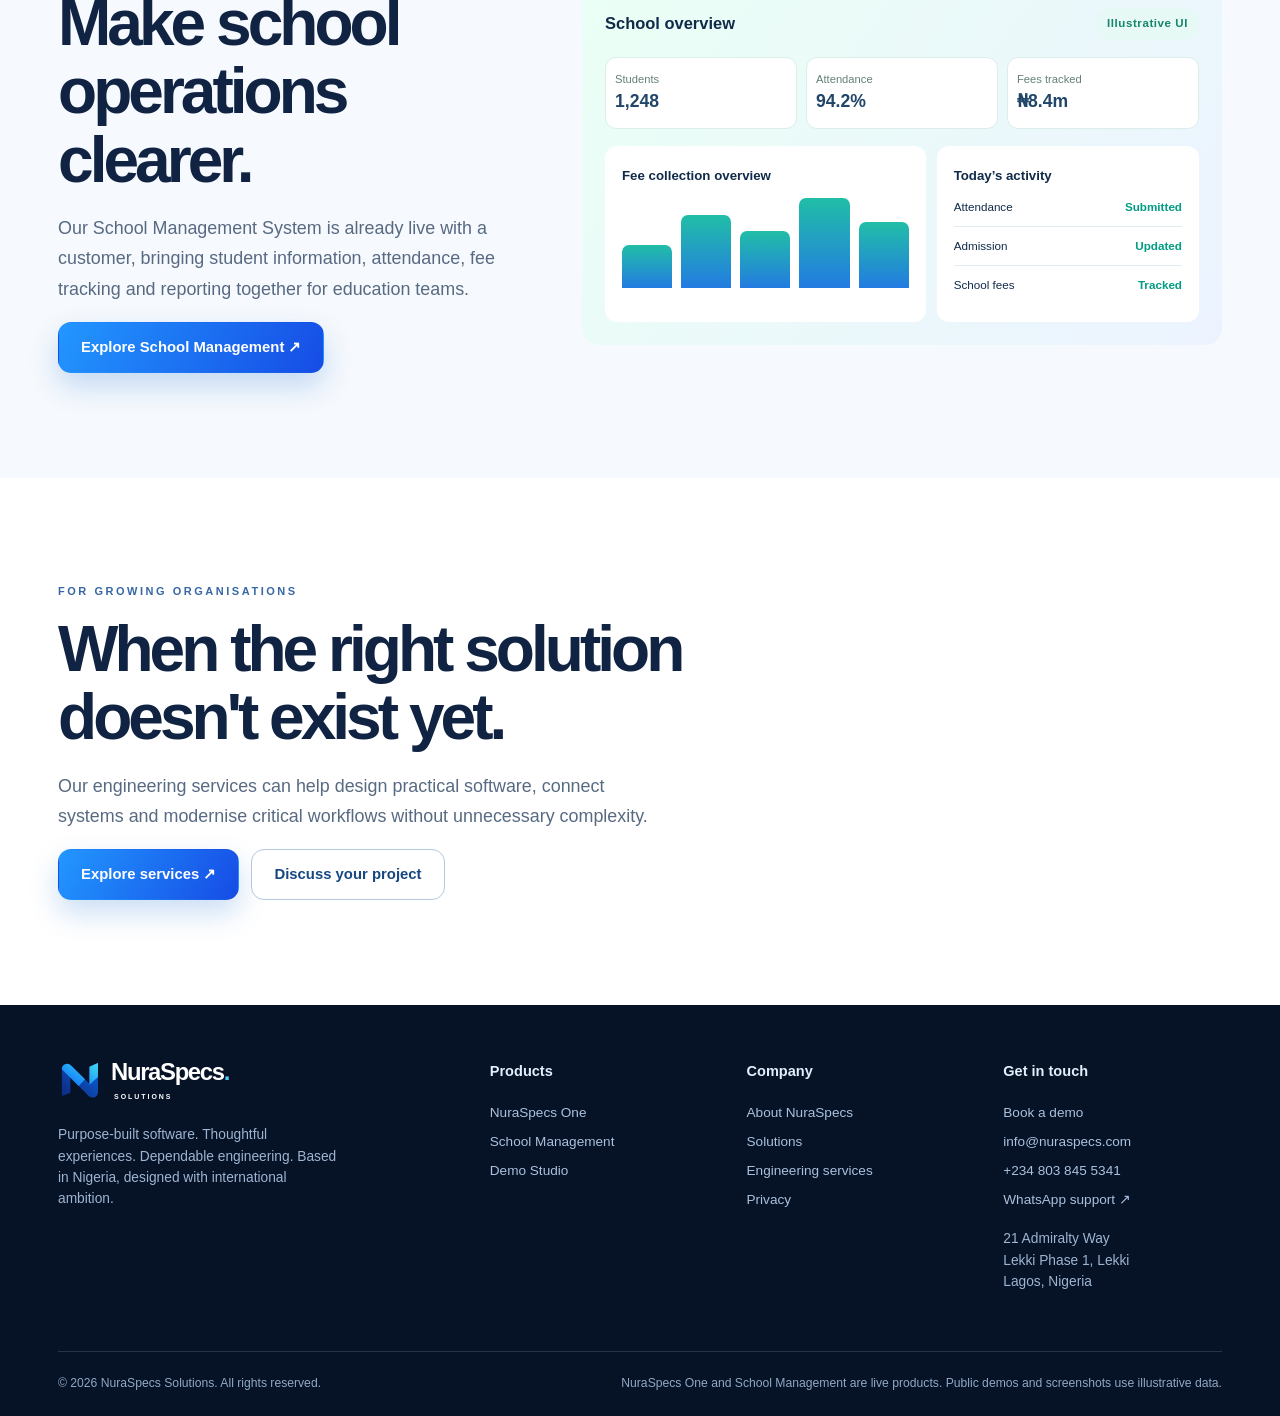
<file: solutions.html>
<!DOCTYPE html>

<html lang="en"><head><meta charset="utf-8"/><meta content="width=device-width,initial-scale=1" name="viewport"/><meta content="#08142c" name="theme-color"/><meta content="Explore NuraSpecs solutions for corporate operations, schools, growing organisations and teams that need dependable digital systems." name="description"/><meta content="website" property="og:type"/><meta content="NuraSpecs Solutions" property="og:site_name"/><meta content="Business &amp; Education Software Solutions — NuraSpecs" property="og:title"/><meta content="Explore NuraSpecs solutions for corporate operations, schools, growing organisations and teams that need dependable digital systems." property="og:description"/><meta content="https://nuraspecs.com/assets/social-cover.png" property="og:image"/><meta content="summary_large_image" name="twitter:card"/><title>Business &amp; Education Software Solutions — NuraSpecs</title><link href="assets/favicon.svg" rel="icon" type="image/svg+xml"/><link href="assets/styles.css?v=6.0.0" rel="stylesheet"/><meta content="index,follow,max-image-preview:large,max-snippet:-1,max-video-preview:-1" name="robots"/><meta content="https://nuraspecs.com/solutions.html" property="og:url"/><meta content="NuraSpecs live software products — enterprise operations and school management" property="og:image:alt"/><meta content="Business &amp; Education Software Solutions — NuraSpecs" name="twitter:title"/><meta content="Explore NuraSpecs solutions for corporate operations, schools, growing organisations and teams that need dependable digital systems." name="twitter:description"/><meta content="https://nuraspecs.com/assets/social-cover.png" name="twitter:image"/><link href="https://nuraspecs.com/solutions.html" rel="canonical"/></head><body><a class="skip" href="#main">Skip to main content</a><header class="topnav"><div class="container nav-inner"><a aria-label="NuraSpecs Solutions — homepage" class="brand" href="index.html"><img alt="" height="43" src="assets/logo.svg" width="43"/><span><strong>NuraSpecs<span style="color:#51cbff">.</span></strong><small>Solutions</small></span></a>
<nav aria-label="Main navigation" class="navlist"><a href="index.html">Home</a><div class="navdrop"><button aria-haspopup="true" aria-label="Products submenu" type="button">Products ▾</button><div class="drop-panel"><a href="products/nuraspecs-one.html">NuraSpecs One<small>Flagship · Live now</small></a><a href="products/school-management.html">School Management<small>Available now · Live product</small></a><a href="demo.html">Demo Studio<small>Explore each product</small></a></div></div><a href="solutions.html">Solutions</a><a href="services.html">Services</a><a href="about.html">Company</a><a href="contact.html">Contact</a></nav><a class="btn btn-primary nav-demo" href="contact.html">Book a live demo ↗</a><button aria-controls="mobile-menu" aria-expanded="false" aria-label="Open navigation menu" class="menu-toggle" id="menu-toggle" type="button">☰</button>
</div></header><nav aria-hidden="true" aria-label="Mobile navigation" class="nav-overlay" id="mobile-menu"><a href="index.html">Home</a><a href="products/nuraspecs-one.html">NuraSpecs One <small>Flagship · Live now</small></a><a href="products/school-management.html">School Management</a><a href="demo.html">Demo Studio</a><a href="solutions.html">Solutions</a><a href="services.html">Services</a><a href="about.html">Company</a><a href="contact.html">Contact</a><a class="btn btn-primary" href="contact.html">Book a live demo ↗</a></nav><main id="main"><section class="page-hero"><div class="container"><div class="breadcrumb"><a href="index.html">Home</a> / Solutions</div><div class="eyebrow light">Technology grounded in real work</div><h1>Your challenges.<br/><span class="gradient-text">Our starting point.</span></h1><p class="lead">From enterprise approvals to educational administration, our product and engineering approach is designed around what organisations actually need to achieve.</p></div></section>
<section class="section"><div class="container"><div class="story-grid" id="enterprise"><div><div class="eyebrow">For corporate organisations</div><h2>More momentum.<br/>Less friction.</h2><p class="lead">Use NuraSpecs One for connected requests, role-aware dashboards and procurement governance. The platform is live and available for tailored demonstrations.</p><a class="btn btn-primary" href="products/nuraspecs-one.html">Discover NuraSpecs One ↗</a></div><div class="stage-panel"><img alt="NuraSpecs One executive overview using illustrative data" loading="lazy" src="assets/one-dashboard.png"/></div></div></div></section>
<section class="section spotlight"><div class="container"><div class="story-grid" id="education"><div><div class="eyebrow teal">For education</div><h2>Make school operations clearer.</h2><p class="lead">Our School Management System is already live with a customer, bringing student information, attendance, fee tracking and reporting together for education teams.</p><a class="btn btn-primary" href="products/school-management.html">Explore School Management ↗</a></div><div><div aria-label="Illustrative school dashboard" class="school-stage"><div class="school-stage-top"><strong style="font-size:1.03rem">School overview</strong><span class="pill green">Illustrative UI</span></div><div class="school-stage-grid"><div class="school-stat"><small>Students</small><strong>1,248</strong></div><div class="school-stat"><small>Attendance</small><strong>94.2%</strong></div><div class="school-stat"><small>Fees tracked</small><strong>₦8.4m</strong></div></div><div class="school-stage-bottom"><div><strong style="font-size:.83rem">Fee collection overview</strong><div class="school-bars"><i></i><i></i><i></i><i></i><i></i></div></div><div><strong style="font-size:.83rem">Today’s activity</strong><div class="school-task">Attendance <b>Submitted</b></div><div class="school-task">Admission <b>Updated</b></div><div class="school-task">School fees <b>Tracked</b></div></div></div></div></div></div></div></section>
<section class="section"><div class="container"><div class="eyebrow" id="bespoke">For growing organisations</div><h2>When the right solution<br/>doesn't exist yet.</h2><p class="lead">Our engineering services can help design practical software, connect systems and modernise critical workflows without unnecessary complexity.</p><div class="actions"><a class="btn btn-primary" href="services.html">Explore services ↗</a><a class="btn btn-outline" href="contact.html?product=services">Discuss your project</a></div></div></section></main><footer class="footer"><div class="container"><div class="footergrid"><div class="footcompany"><a aria-label="NuraSpecs Solutions — homepage" class="brand" href="index.html"><img alt="" height="43" src="assets/logo.svg" width="43"/><span><strong>NuraSpecs<span style="color:#51cbff">.</span></strong><small>Solutions</small></span></a><p>Purpose-built software. Thoughtful experiences. Dependable engineering. Based in Nigeria, designed with international ambition.</p></div><div><h4>Products</h4><a href="products/nuraspecs-one.html">NuraSpecs One</a><a href="products/school-management.html">School Management</a><a href="demo.html">Demo Studio</a></div><div><h4>Company</h4><a href="about.html">About NuraSpecs</a><a href="solutions.html">Solutions</a><a href="services.html">Engineering services</a><a href="privacy.html">Privacy</a></div><div><h4>Get in touch</h4><a href="contact.html">Book a demo</a><a href="mailto:info@nuraspecs.com">info@nuraspecs.com</a><a href="tel:+2348038455341">+234 803 845 5341</a><a href="https://wa.me/2348038455341" rel="noopener noreferrer" target="_blank">WhatsApp support ↗</a><p>21 Admiralty Way<br/>Lekki Phase 1, Lekki<br/>Lagos, Nigeria</p></div></div><div class="footbase"><span>© 2026 NuraSpecs Solutions. All rights reserved.</span><span>NuraSpecs One and School Management are live products. Public demos and screenshots use illustrative data.</span></div></div></footer><button aria-label="Back to top" class="backtop" id="back-to-top">↑</button><script defer="" src="assets/app.js"></script></body></html>
</file>
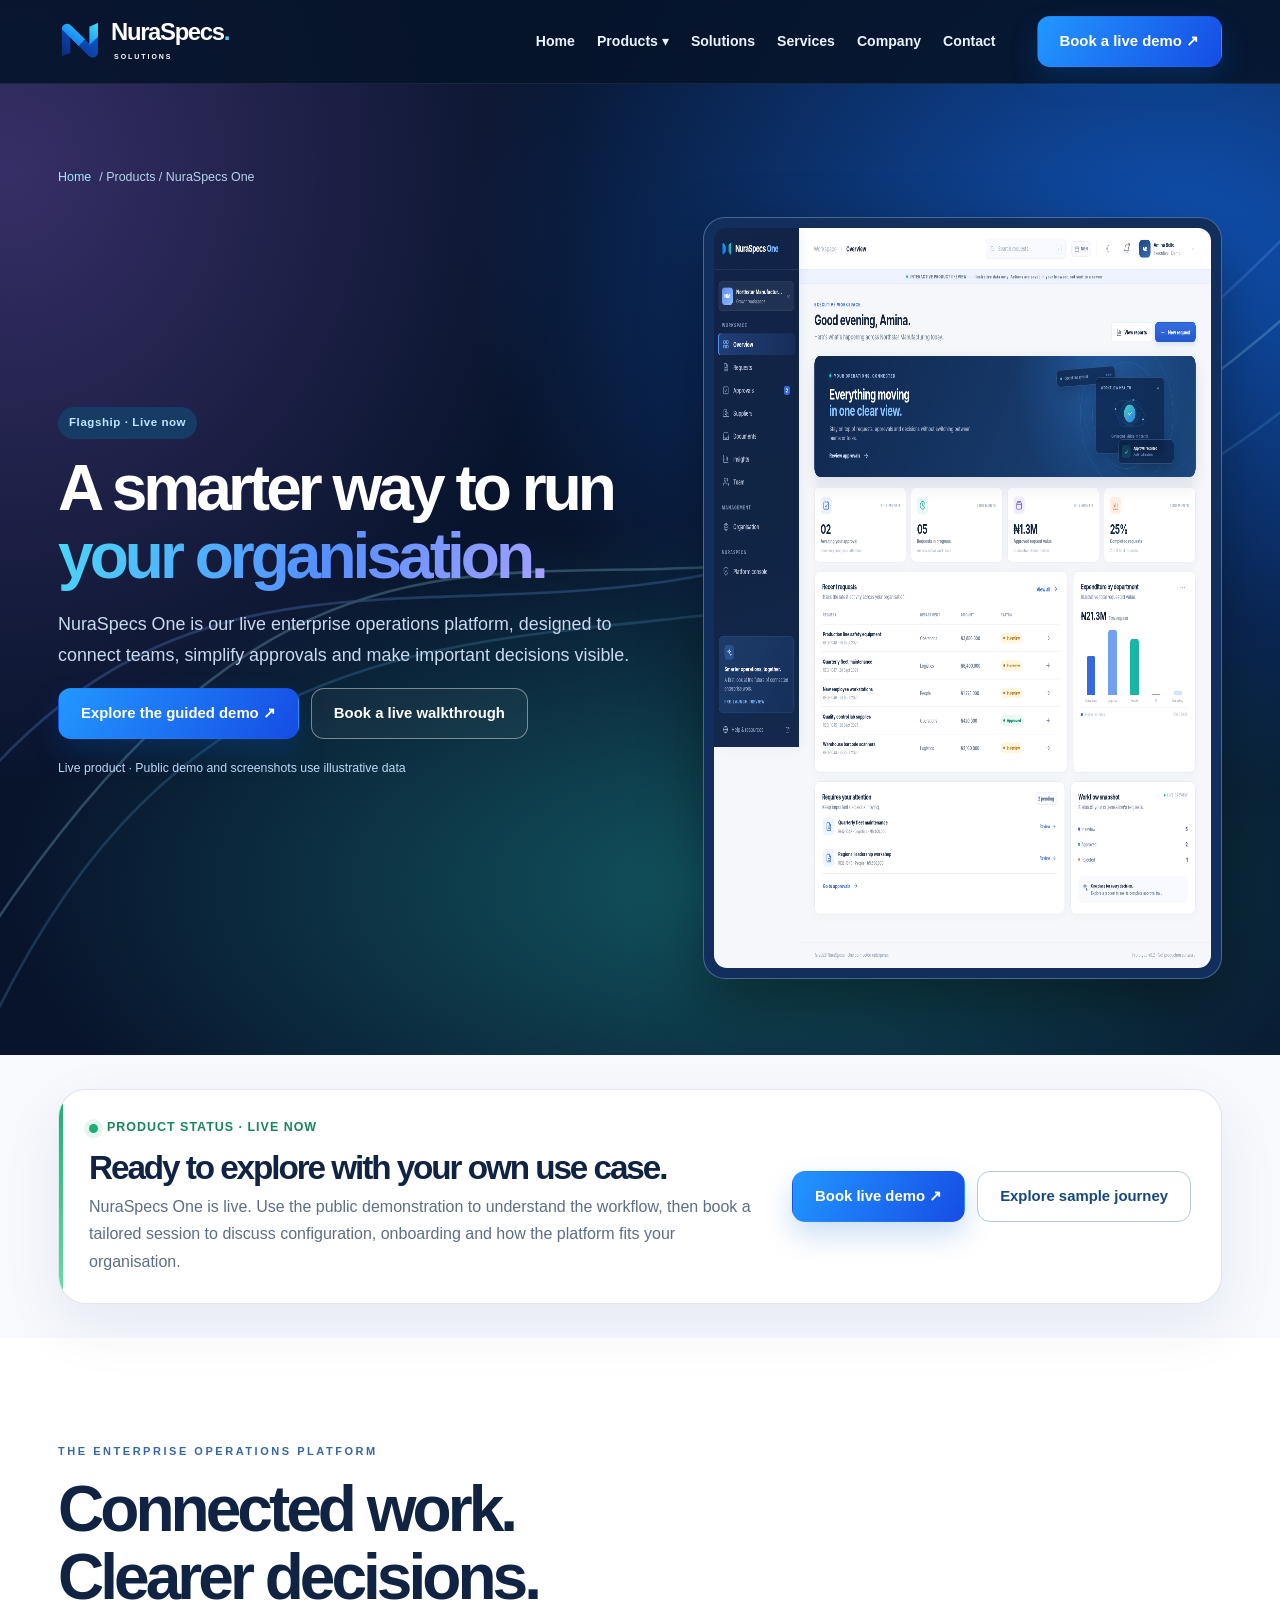
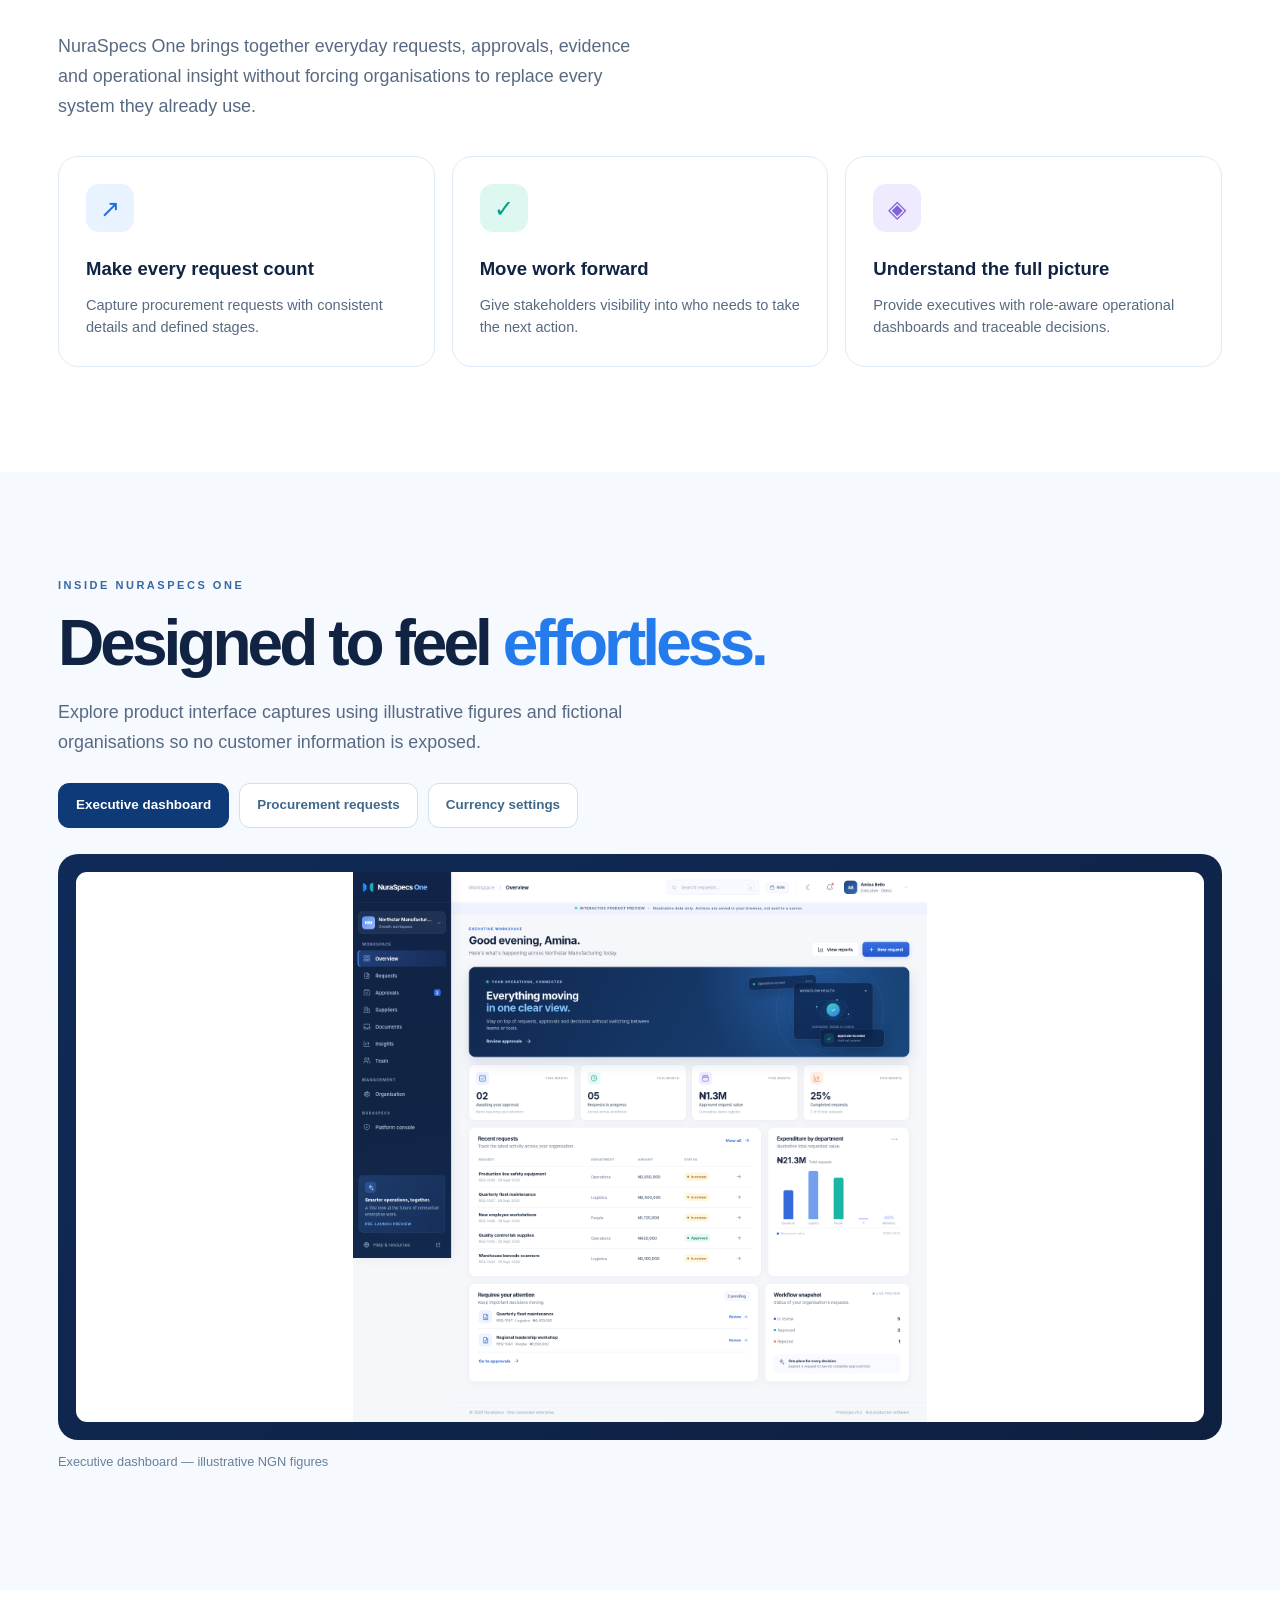
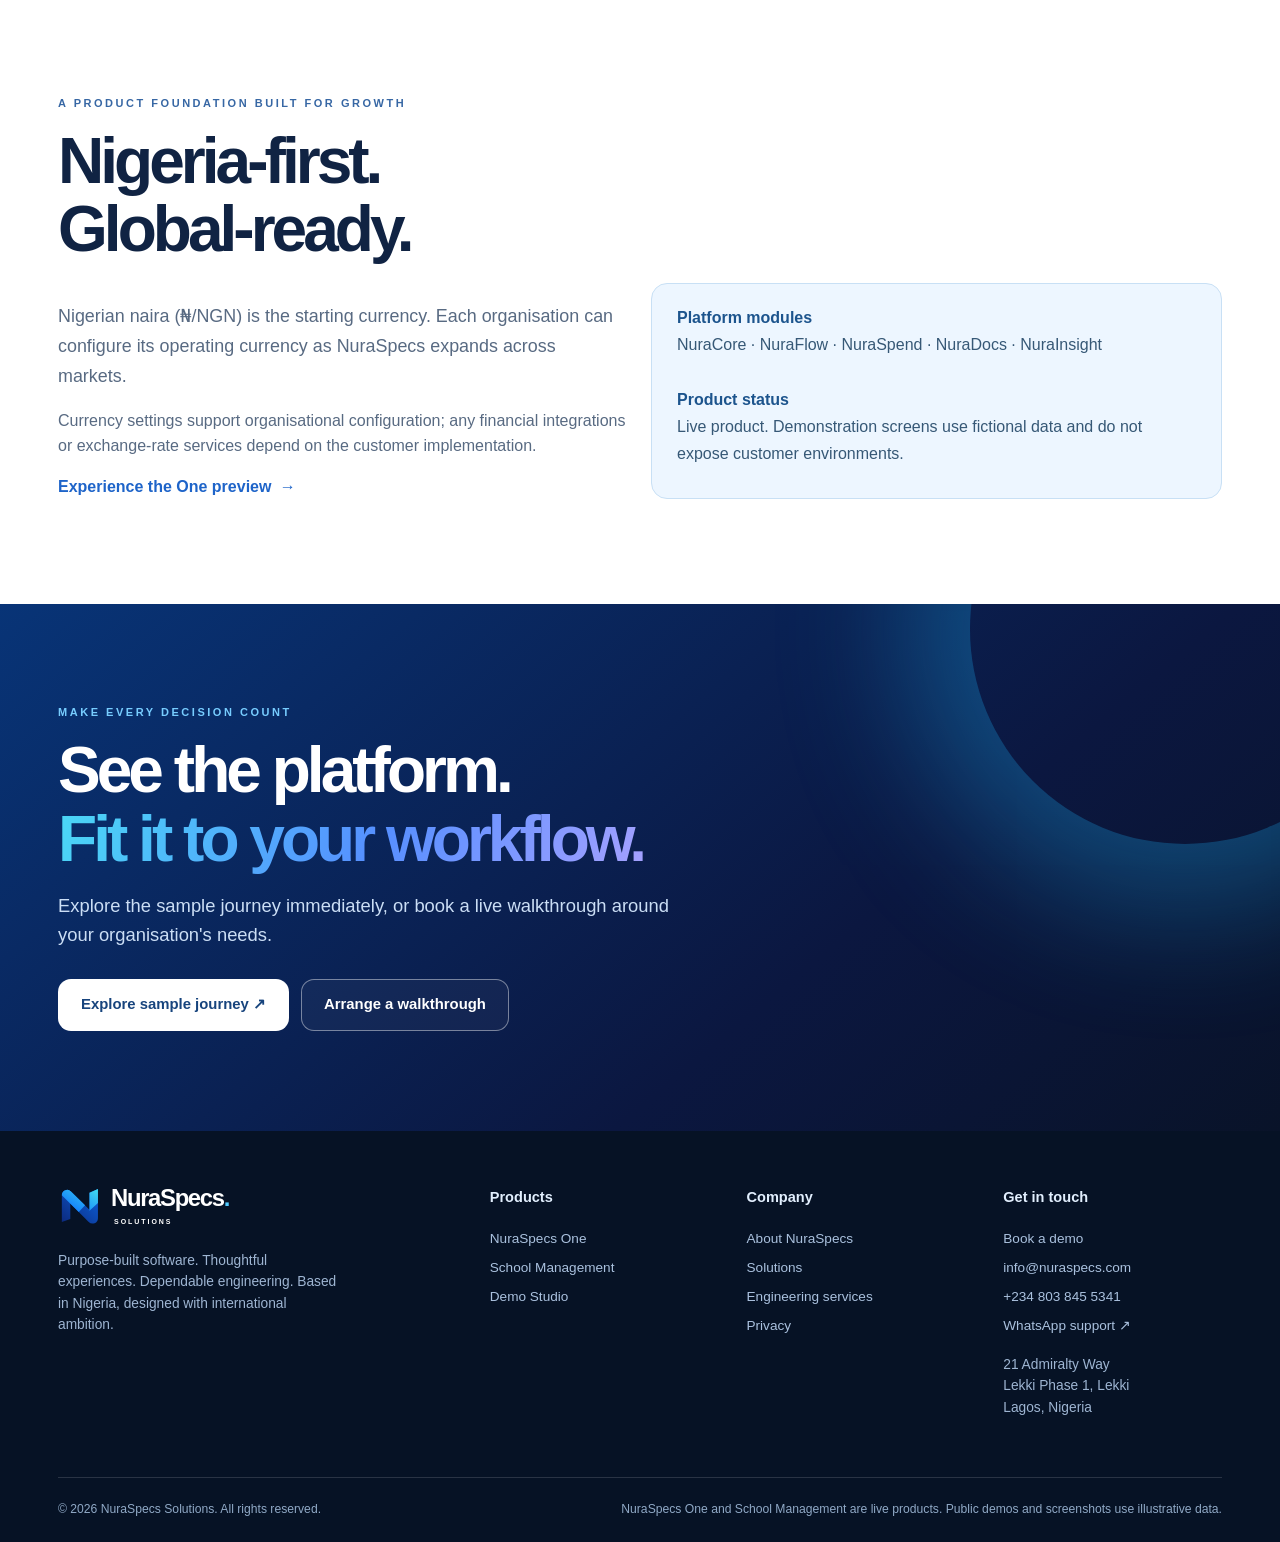
<file: products/nuraspecs-one.html>
<!DOCTYPE html>

<html lang="en"><head><meta charset="utf-8"/><meta content="width=device-width,initial-scale=1" name="viewport"/><meta content="#08142c" name="theme-color"/><meta content="Explore NuraSpecs One, our live flagship enterprise operations platform for connected requests, approvals, procurement visibility and operational dashboards." name="description"/><meta content="website" property="og:type"/><meta content="NuraSpecs Solutions" property="og:site_name"/><meta content="NuraSpecs One — Live Enterprise Operations Platform" property="og:title"/><meta content="Explore NuraSpecs One, our live flagship enterprise operations platform for connected requests, approvals, procurement visibility and operational dashboards." property="og:description"/><link href="https://nuraspecs.com/products/nuraspecs-one.html" rel="canonical"/><meta content="https://nuraspecs.com/assets/social-cover.png" property="og:image"/><meta content="summary_large_image" name="twitter:card"/><title>NuraSpecs One — Live Enterprise Operations Platform</title><link href="../assets/favicon.svg" rel="icon" type="image/svg+xml"/><link href="../assets/styles.css?v=6.0.0" rel="stylesheet"/><meta content="index,follow,max-image-preview:large,max-snippet:-1,max-video-preview:-1" name="robots"/><meta content="https://nuraspecs.com/products/nuraspecs-one.html" property="og:url"/><meta content="NuraSpecs live software products — enterprise operations and school management" property="og:image:alt"/><meta content="NuraSpecs One — Live Enterprise Operations Platform" name="twitter:title"/><meta content="Explore NuraSpecs One, our live flagship enterprise operations platform for connected requests, approvals, procurement visibility and operational dashboards." name="twitter:description"/><meta content="https://nuraspecs.com/assets/social-cover.png" name="twitter:image"/></head><body><a class="skip" href="#main">Skip to main content</a><header class="topnav"><div class="container nav-inner"><a aria-label="NuraSpecs Solutions — homepage" class="brand" href="../index.html"><img alt="" height="43" src="../assets/logo.svg" width="43"/><span><strong>NuraSpecs<span style="color:#51cbff">.</span></strong><small>Solutions</small></span></a>
<nav aria-label="Main navigation" class="navlist"><a href="../index.html">Home</a><div class="navdrop"><button aria-haspopup="true" aria-label="Products submenu" type="button">Products ▾</button><div class="drop-panel"><a href="../products/nuraspecs-one.html">NuraSpecs One<small>Flagship · Live now</small></a><a href="../products/school-management.html">School Management<small>Available now · Live product</small></a><a href="../demo.html">Demo Studio<small>Explore each product</small></a></div></div><a href="../solutions.html">Solutions</a><a href="../services.html">Services</a><a href="../about.html">Company</a><a href="../contact.html">Contact</a></nav><a class="btn btn-primary nav-demo" href="../contact.html">Book a live demo ↗</a><button aria-controls="mobile-menu" aria-expanded="false" aria-label="Open navigation menu" class="menu-toggle" id="menu-toggle" type="button">☰</button>
</div></header><nav aria-hidden="true" aria-label="Mobile navigation" class="nav-overlay" id="mobile-menu"><a href="../index.html">Home</a><a href="../products/nuraspecs-one.html">NuraSpecs One <small>Flagship · Live now</small></a><a href="../products/school-management.html">School Management</a><a href="../demo.html">Demo Studio</a><a href="../solutions.html">Solutions</a><a href="../services.html">Services</a><a href="../about.html">Company</a><a href="../contact.html">Contact</a><a class="btn btn-primary" href="../contact.html">Book a live demo ↗</a></nav><main id="main"><section class="page-hero"><div class="container"><div class="breadcrumb"><a href="../index.html">Home</a> / Products / NuraSpecs One</div><div class="page-hero-inner"><div><div class="pill dark">Flagship · Live now</div><h1>A smarter way to run <span class="gradient-text">your organisation.</span></h1><p class="lead">NuraSpecs One is our live enterprise operations platform, designed to connect teams, simplify approvals and make important decisions visible.</p><div class="actions"><a class="btn btn-primary" href="../demo.html?product=one">Explore the guided demo ↗</a><a class="btn btn-ghost" href="../contact.html?product=one">Book a live walkthrough</a></div><p class="fine" style="color:#bdd8f6;margin-top:20px">Live product · Public demo and screenshots use illustrative data</p></div><div class="hero-visual"><img alt="NuraSpecs One product dashboard showing illustrative NGN financial summaries" height="740" src="../assets/one-dashboard.png" width="1110"/></div></div></div></section><section class="section compact-section" id="one-status"><div class="container"><div class="product-status-panel status-live"><div><div class="status-top"><span class="status-dot"></span><span>Product status · Live now</span></div><h2>Ready to explore with your own use case.</h2><p>NuraSpecs One is live. Use the public demonstration to understand the workflow, then book a tailored session to discuss configuration, onboarding and how the platform fits your organisation.</p></div><div class="actions"><a class="btn btn-primary" href="../contact.html?product=one">Book live demo ↗</a><a class="btn btn-outline" href="../demo.html?product=one">Explore sample journey</a></div></div></div></section>
<section class="section"><div class="container"><div class="eyebrow">The enterprise operations platform</div><h2>Connected work.<br/>Clearer decisions.</h2><p class="lead">NuraSpecs One brings together everyday requests, approvals, evidence and operational insight without forcing organisations to replace every system they already use.</p><div class="detail-grid"><div class="detail-card"><div class="symbol">↗</div><h3>Make every request count</h3><p>Capture procurement requests with consistent details and defined stages.</p></div><div class="detail-card"><div class="symbol">✓</div><h3>Move work forward</h3><p>Give stakeholders visibility into who needs to take the next action.</p></div><div class="detail-card"><div class="symbol">◈</div><h3>Understand the full picture</h3><p>Provide executives with role-aware operational dashboards and traceable decisions.</p></div></div></div></section>
<section class="section spotlight"><div class="container"><div class="eyebrow">Inside NuraSpecs One</div><h2>Designed to feel <span style="color:#247beb">effortless.</span></h2><p class="lead">Explore product interface captures using illustrative figures and fictional organisations so no customer information is exposed.</p><div id="one-gallery"><div aria-label="Preview product screens" class="screen-tabs" role="tablist"><button aria-selected="true" class="active" data-screen="dashboard" role="tab">Executive dashboard</button><button aria-selected="false" data-screen="requests" role="tab">Procurement requests</button><button aria-selected="false" data-screen="currency" role="tab">Currency settings</button></div><div class="screen-view"><img alt="NuraSpecs One executive dashboard using illustrative NGN data" height="740" loading="lazy" src="../assets/one-dashboard.png" width="1110"/></div><p class="screen-note" id="gallery-caption">Executive dashboard — illustrative NGN figures</p></div></div></section>
<section class="section"><div class="container"><div class="eyebrow">A product foundation built for growth</div><h2>Nigeria-first.<br/>Global-ready.</h2><div class="page-grid"><div><p class="lead">Nigerian naira (₦/NGN) is the starting currency. Each organisation can configure its operating currency as NuraSpecs expands across markets.</p><p class="muted">Currency settings support organisational configuration; any financial integrations or exchange-rate services depend on the customer implementation.</p><a class="btn-link" href="../demo.html?product=one">Experience the One preview</a></div><div class="info-banner"><strong>Platform modules</strong><br/>NuraCore · NuraFlow · NuraSpend · NuraDocs · NuraInsight<br/><br/><strong>Product status</strong><br/>Live product. Demonstration screens use fictional data and do not expose customer environments.</div></div></div></section><section class="closing"><div class="container"><div class="eyebrow light">Make every decision count</div><h2>See the platform.<br/><span class="gradient-text">Fit it to your workflow.</span></h2><p>Explore the sample journey immediately, or book a live walkthrough around your organisation's needs.</p><div class="actions"><a class="btn btn-white" href="../demo.html?product=one">Explore sample journey ↗</a><a class="btn btn-ghost" href="../contact.html?product=one">Arrange a walkthrough</a></div></div></section></main><footer class="footer"><div class="container"><div class="footergrid"><div class="footcompany"><a aria-label="NuraSpecs Solutions — homepage" class="brand" href="../index.html"><img alt="" height="43" src="../assets/logo.svg" width="43"/><span><strong>NuraSpecs<span style="color:#51cbff">.</span></strong><small>Solutions</small></span></a><p>Purpose-built software. Thoughtful experiences. Dependable engineering. Based in Nigeria, designed with international ambition.</p></div><div><h4>Products</h4><a href="../products/nuraspecs-one.html">NuraSpecs One</a><a href="../products/school-management.html">School Management</a><a href="../demo.html">Demo Studio</a></div><div><h4>Company</h4><a href="../about.html">About NuraSpecs</a><a href="../solutions.html">Solutions</a><a href="../services.html">Engineering services</a><a href="../privacy.html">Privacy</a></div><div><h4>Get in touch</h4><a href="../contact.html">Book a demo</a><a href="mailto:info@nuraspecs.com">info@nuraspecs.com</a><a href="tel:+2348038455341">+234 803 845 5341</a><a href="https://wa.me/2348038455341" rel="noopener noreferrer" target="_blank">WhatsApp support ↗</a><p>21 Admiralty Way<br/>Lekki Phase 1, Lekki<br/>Lagos, Nigeria</p></div></div><div class="footbase"><span>© 2026 NuraSpecs Solutions. All rights reserved.</span><span>NuraSpecs One and School Management are live products. Public demos and screenshots use illustrative data.</span></div></div></footer><button aria-label="Back to top" class="backtop" id="back-to-top">↑</button><script defer="" src="../assets/app.js"></script></body></html>
</file>
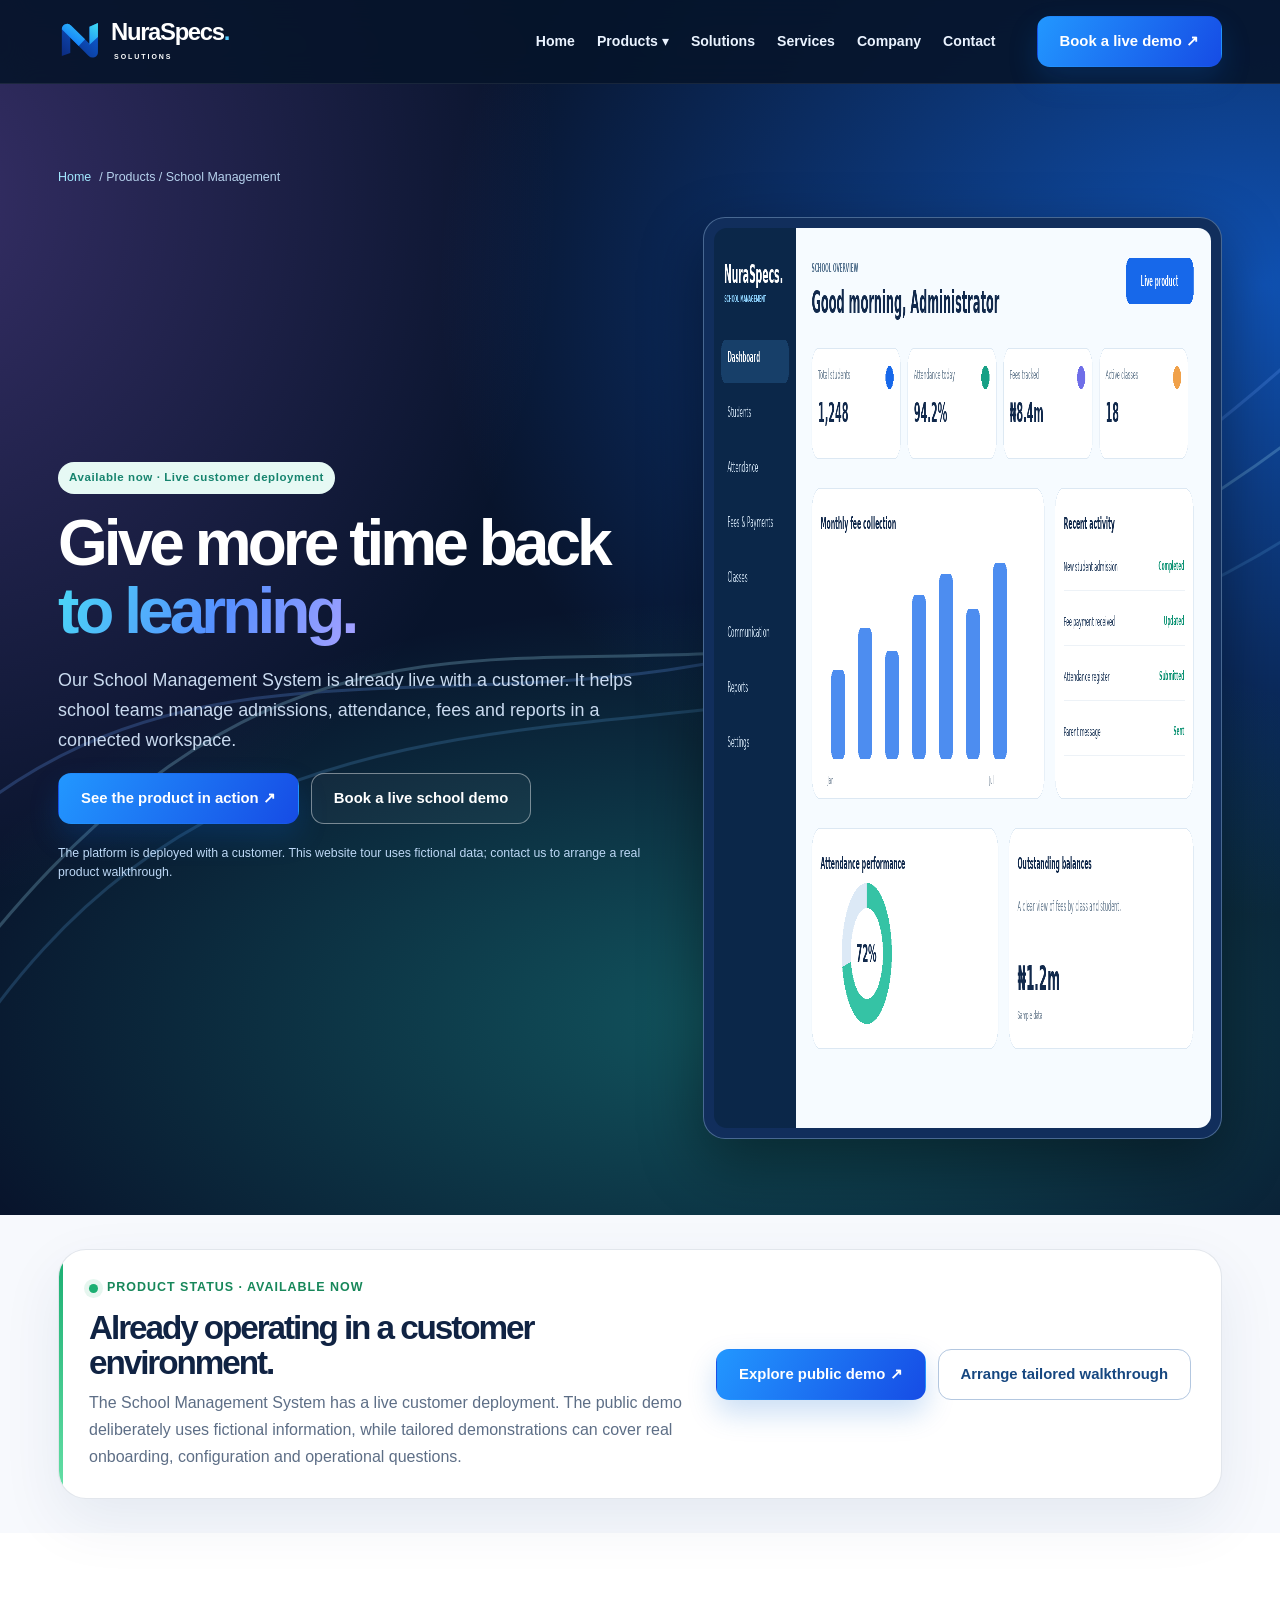
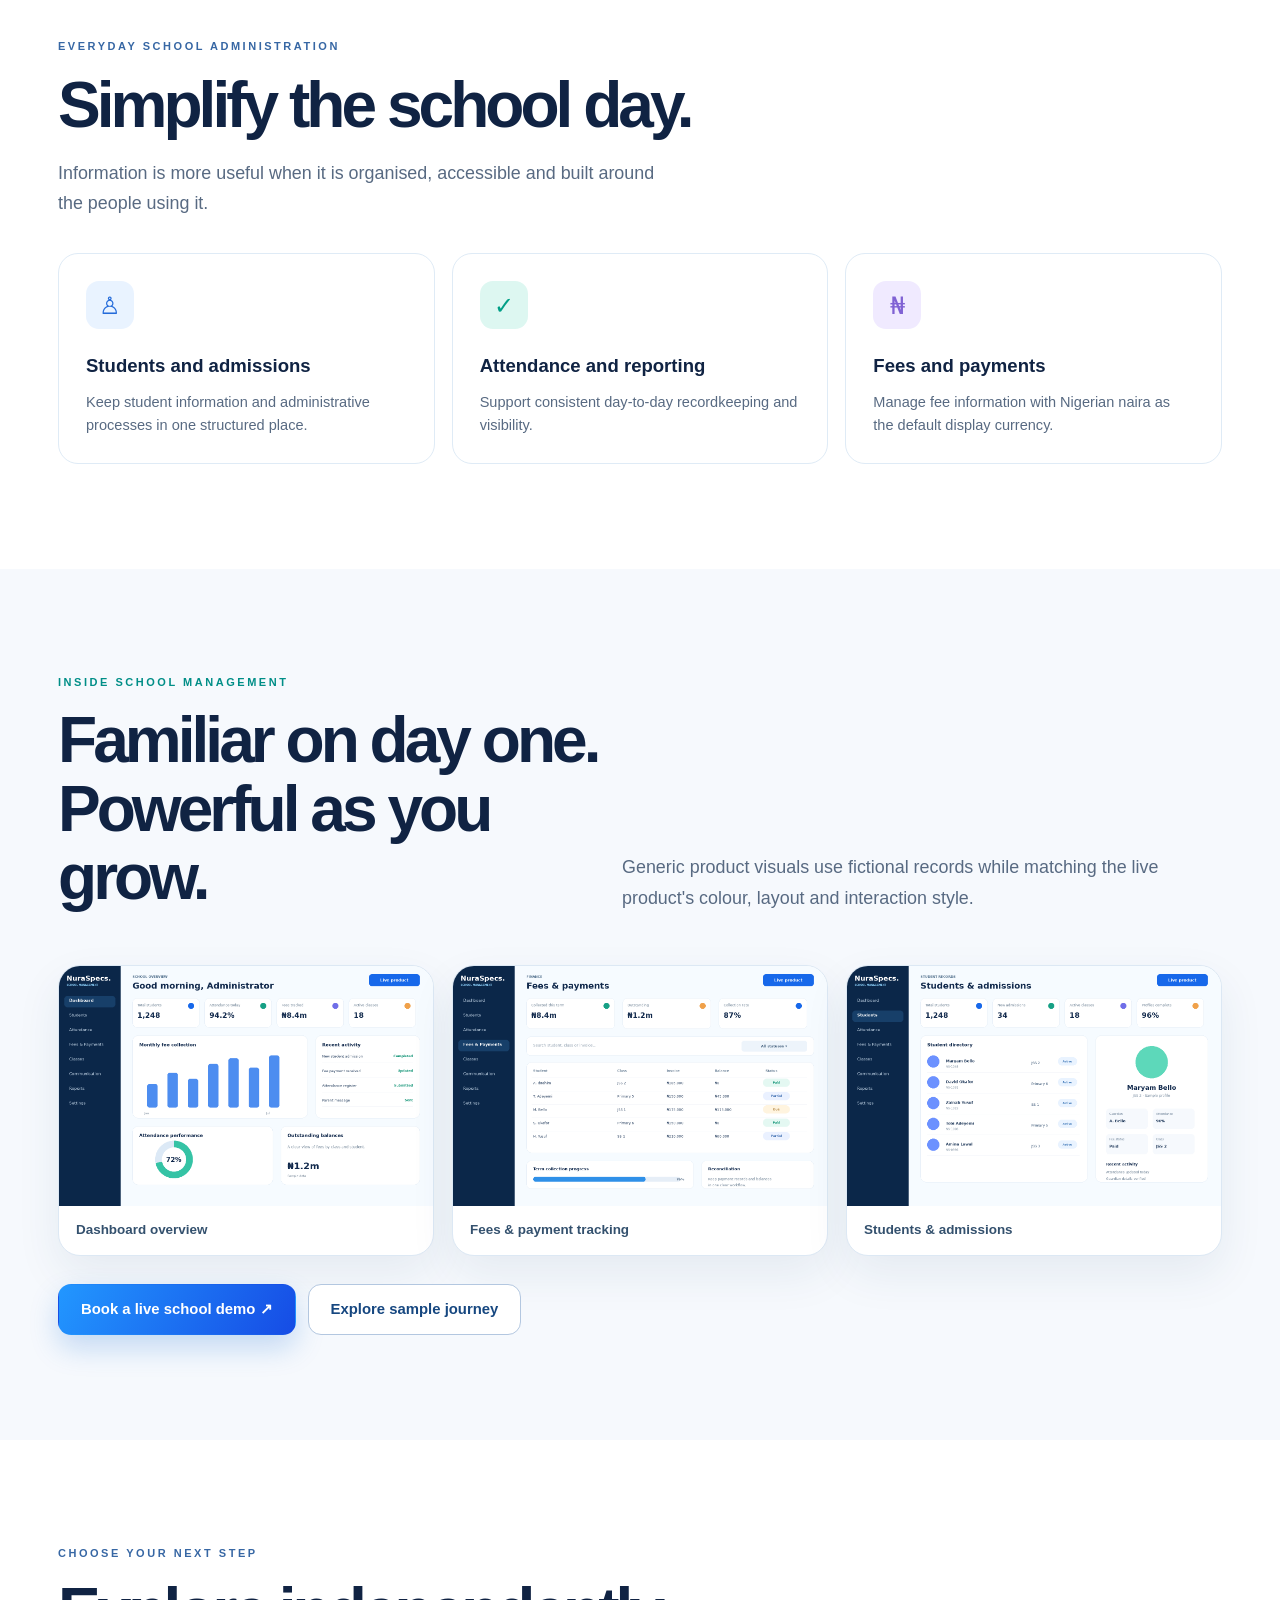
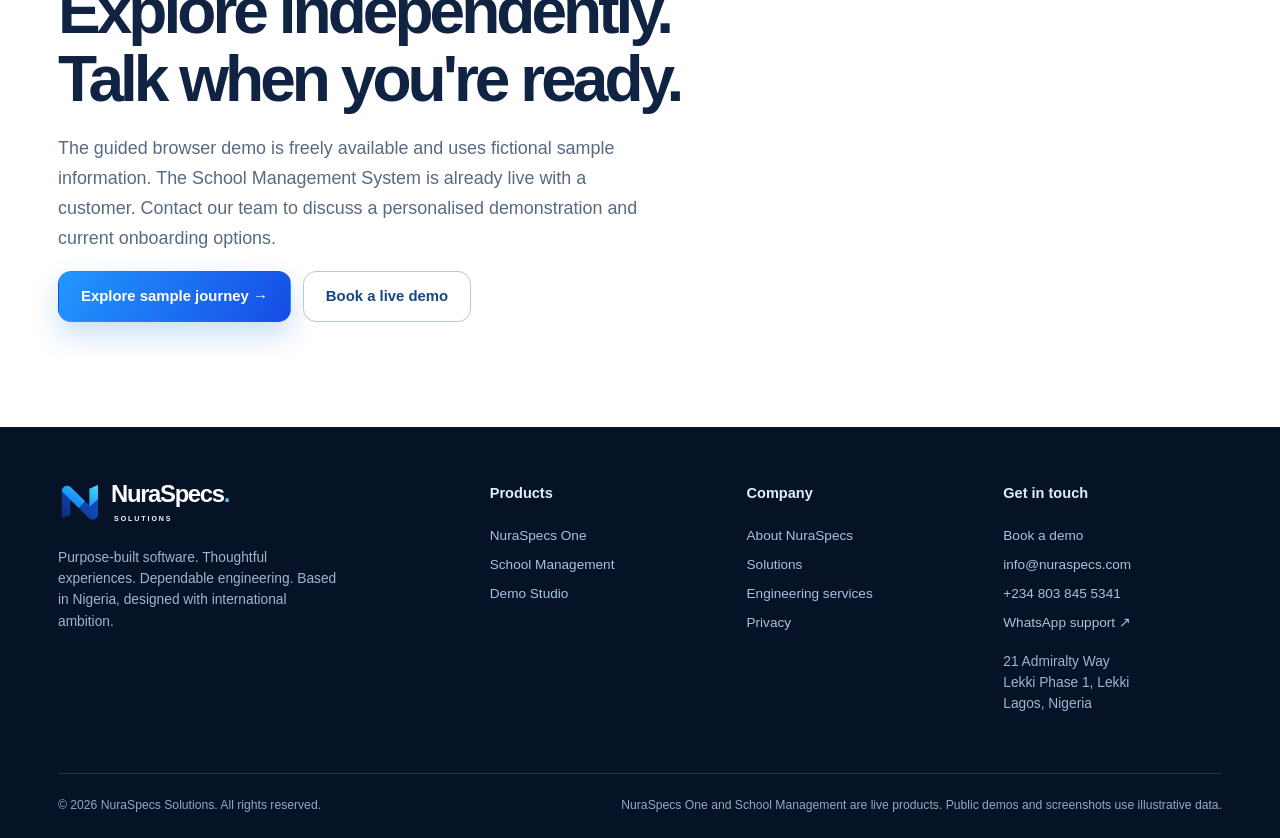
<file: products/school-management.html>
<!DOCTYPE html>

<html lang="en"><head><meta charset="utf-8"/><meta content="width=device-width,initial-scale=1" name="viewport"/><meta content="#08142c" name="theme-color"/><meta content="NuraSpecs School Management System is available now and live with a customer, covering admissions, attendance, fees, reporting and school administration." name="description"/><meta content="website" property="og:type"/><meta content="NuraSpecs Solutions" property="og:site_name"/><meta content="School Management System — Live Product | NuraSpecs" property="og:title"/><meta content="NuraSpecs School Management System is available now and live with a customer, covering admissions, attendance, fees, reporting and school administration." property="og:description"/><link href="https://nuraspecs.com/products/school-management.html" rel="canonical"/><meta content="https://nuraspecs.com/assets/social-cover.png" property="og:image"/><meta content="summary_large_image" name="twitter:card"/><title>School Management System — Live Product | NuraSpecs</title><link href="../assets/favicon.svg" rel="icon" type="image/svg+xml"/><link href="../assets/styles.css?v=6.0.0" rel="stylesheet"/><meta content="index,follow,max-image-preview:large,max-snippet:-1,max-video-preview:-1" name="robots"/><meta content="https://nuraspecs.com/products/school-management.html" property="og:url"/><meta content="NuraSpecs live software products — enterprise operations and school management" property="og:image:alt"/><meta content="School Management System — Live Product | NuraSpecs" name="twitter:title"/><meta content="NuraSpecs School Management System is available now and live with a customer, covering admissions, attendance, fees, reporting and school administration." name="twitter:description"/><meta content="https://nuraspecs.com/assets/social-cover.png" name="twitter:image"/></head><body><a class="skip" href="#main">Skip to main content</a><header class="topnav"><div class="container nav-inner"><a aria-label="NuraSpecs Solutions — homepage" class="brand" href="../index.html"><img alt="" height="43" src="../assets/logo.svg" width="43"/><span><strong>NuraSpecs<span style="color:#51cbff">.</span></strong><small>Solutions</small></span></a>
<nav aria-label="Main navigation" class="navlist"><a href="../index.html">Home</a><div class="navdrop"><button aria-haspopup="true" aria-label="Products submenu" type="button">Products ▾</button><div class="drop-panel"><a href="../products/nuraspecs-one.html">NuraSpecs One<small>Flagship · Live now</small></a><a href="../products/school-management.html">School Management<small>Available now · Live product</small></a><a href="../demo.html">Demo Studio<small>Explore each product</small></a></div></div><a href="../solutions.html">Solutions</a><a href="../services.html">Services</a><a href="../about.html">Company</a><a href="../contact.html">Contact</a></nav><a class="btn btn-primary nav-demo" href="../contact.html">Book a live demo ↗</a><button aria-controls="mobile-menu" aria-expanded="false" aria-label="Open navigation menu" class="menu-toggle" id="menu-toggle" type="button">☰</button>
</div></header><nav aria-hidden="true" aria-label="Mobile navigation" class="nav-overlay" id="mobile-menu"><a href="../index.html">Home</a><a href="../products/nuraspecs-one.html">NuraSpecs One <small>Flagship · Live now</small></a><a href="../products/school-management.html">School Management</a><a href="../demo.html">Demo Studio</a><a href="../solutions.html">Solutions</a><a href="../services.html">Services</a><a href="../about.html">Company</a><a href="../contact.html">Contact</a><a class="btn btn-primary" href="../contact.html">Book a live demo ↗</a></nav><main id="main"><section class="page-hero"><div class="container"><div class="breadcrumb"><a href="../index.html">Home</a> / Products / School Management</div><div class="page-hero-inner"><div><span class="pill green">Available now · Live customer deployment</span><h1>Give more time back <span class="gradient-text">to learning.</span></h1><p class="lead">Our School Management System is already live with a customer. It helps school teams manage admissions, attendance, fees and reports in a connected workspace.</p><div class="actions"><a class="btn btn-primary" href="../demo.html?product=school">See the product in action ↗</a><a class="btn btn-ghost" href="../contact.html?product=school">Book a live school demo</a></div><p class="fine" style="color:#bdd8f6;margin-top:20px">The platform is deployed with a customer. This website tour uses fictional data; contact us to arrange a real product walkthrough.</p></div><div class="hero-visual"><img alt="Generic NuraSpecs School Management dashboard using fictional data" height="900" src="../assets/school-dashboard.png" width="1400"/></div></div></div></section><section class="section compact-section" id="school-status"><div class="container"><div class="product-status-panel status-live"><div><div class="status-top"><span class="status-dot"></span><span>Product status · Available now</span></div><h2>Already operating in a customer environment.</h2><p>The School Management System has a live customer deployment. The public demo deliberately uses fictional information, while tailored demonstrations can cover real onboarding, configuration and operational questions.</p></div><div class="actions"><a class="btn btn-primary" href="../demo.html?product=school">Explore public demo ↗</a><a class="btn btn-outline" href="../contact.html?product=school">Arrange tailored walkthrough</a></div></div></div></section>
<section class="section"><div class="container"><div class="eyebrow">Everyday school administration</div><h2>Simplify the school day.</h2><p class="lead">Information is more useful when it is organised, accessible and built around the people using it.</p><div class="detail-grid"><div class="detail-card"><div class="symbol">♙</div><h3>Students and admissions</h3><p>Keep student information and administrative processes in one structured place.</p></div><div class="detail-card"><div class="symbol">✓</div><h3>Attendance and reporting</h3><p>Support consistent day-to-day recordkeeping and visibility.</p></div><div class="detail-card"><div class="symbol">₦</div><h3>Fees and payments</h3><p>Manage fee information with Nigerian naira as the default display currency.</p></div></div></div></section>
<section class="section spotlight"><div class="container"><div class="section-top"><div><div class="eyebrow teal">Inside School Management</div><h2>Familiar on day one.<br/>Powerful as you grow.</h2></div><p class="lead">Generic product visuals use fictional records while matching the live product's colour, layout and interaction style.</p></div><div class="school-gallery"><figure class="school-shot-card reveal"><img alt="School Management dashboard with fictional data" loading="lazy" src="../assets/school-dashboard.png"/><figcaption>Dashboard overview</figcaption></figure><figure class="school-shot-card reveal"><img alt="School fees and payments screen with fictional data" loading="lazy" src="../assets/school-fees.png"/><figcaption>Fees &amp; payment tracking</figcaption></figure><figure class="school-shot-card reveal"><img alt="School student records screen with fictional data" loading="lazy" src="../assets/school-students.png"/><figcaption>Students &amp; admissions</figcaption></figure></div><div class="actions" style="margin-top:28px"><a class="btn btn-primary" href="../contact.html?product=school">Book a live school demo ↗</a><a class="btn btn-outline" href="../demo.html?product=school">Explore sample journey</a></div></div></section>
<section class="section"><div class="container"><div class="eyebrow">Choose your next step</div><h2>Explore independently.<br/>Talk when you're ready.</h2><p class="lead">The guided browser demo is freely available and uses fictional sample information. The School Management System is already live with a customer. Contact our team to discuss a personalised demonstration and current onboarding options.</p><div class="actions"><a class="btn btn-primary" href="../demo.html?product=school">Explore sample journey →</a><a class="btn btn-outline" href="../contact.html?product=school">Book a live demo</a></div></div></section></main><footer class="footer"><div class="container"><div class="footergrid"><div class="footcompany"><a aria-label="NuraSpecs Solutions — homepage" class="brand" href="../index.html"><img alt="" height="43" src="../assets/logo.svg" width="43"/><span><strong>NuraSpecs<span style="color:#51cbff">.</span></strong><small>Solutions</small></span></a><p>Purpose-built software. Thoughtful experiences. Dependable engineering. Based in Nigeria, designed with international ambition.</p></div><div><h4>Products</h4><a href="../products/nuraspecs-one.html">NuraSpecs One</a><a href="../products/school-management.html">School Management</a><a href="../demo.html">Demo Studio</a></div><div><h4>Company</h4><a href="../about.html">About NuraSpecs</a><a href="../solutions.html">Solutions</a><a href="../services.html">Engineering services</a><a href="../privacy.html">Privacy</a></div><div><h4>Get in touch</h4><a href="../contact.html">Book a demo</a><a href="mailto:info@nuraspecs.com">info@nuraspecs.com</a><a href="tel:+2348038455341">+234 803 845 5341</a><a href="https://wa.me/2348038455341" rel="noopener noreferrer" target="_blank">WhatsApp support ↗</a><p>21 Admiralty Way<br/>Lekki Phase 1, Lekki<br/>Lagos, Nigeria</p></div></div><div class="footbase"><span>© 2026 NuraSpecs Solutions. All rights reserved.</span><span>NuraSpecs One and School Management are live products. Public demos and screenshots use illustrative data.</span></div></div></footer><button aria-label="Back to top" class="backtop" id="back-to-top">↑</button><script defer="" src="../assets/app.js"></script></body></html>
</file>
<file: assets/styles.css>
/* NuraSpecs Solutions | v2 bespoke corporate website. No CSS dependencies. */
:root{--night:#08142c;--night2:#0c234a;--blue:#2368ea;--sky:#46bcff;--teal:#11bda8;--gold:#ffa85e;--violet:#9c81f3;--ink:#102343;--slate:#586a82;--line:#dfebf6;--paper:#fff;--mist:#f5f8fd;--max:1220px;--radius:24px;--ease:cubic-bezier(.2,.75,.24,1)}
*{box-sizing:border-box}html{scroll-behavior:smooth;scroll-padding-top:94px}body{margin:0;color:var(--ink);background:white;font:16px/1.55 'Segoe UI',Inter,Arial,sans-serif;-webkit-font-smoothing:antialiased}body.menu-open{overflow:hidden}a{color:inherit;text-decoration:none}button,input,textarea,select{font:inherit}button{cursor:pointer}img{max-width:100%;display:block}svg{flex-shrink:0}::selection{background:#bceaff;color:#061632}:focus-visible{outline:3px solid #38c5ff;outline-offset:4px}.skip{position:absolute;top:-60px;left:18px;z-index:200;padding:11px 16px;background:white;color:var(--ink)}.skip:focus{top:8px}.container{max-width:var(--max);padding:0 28px;margin:0 auto}.section{padding:105px 0}.section-tight{padding:76px 0}.eyebrow{font-size:11px;font-weight:850;letter-spacing:.23em;text-transform:uppercase;color:#3767a4}.eyebrow.light{color:#77cdff}.eyebrow.teal{color:#008e87}.section h2,.page-hero h1,.closing h2{font-size:clamp(2.5rem,5vw,4.65rem);line-height:1.07;letter-spacing:-.062em;margin:15px 0 19px;font-weight:820}.section p.lead,.page-hero .lead{font-size:1.12rem;color:var(--slate);max-width:600px;line-height:1.68}.gradient-text{background:linear-gradient(115deg,#4ad8f6,#568fff 55%,#a5a1ff);color:transparent;-webkit-background-clip:text;background-clip:text}.muted{color:var(--slate)}.fine{font-size:.77rem;color:#728198}.pill{display:inline-flex;gap:7px;align-items:center;border-radius:99px;padding:7px 11px;background:#e7f3ff;color:#235fae;font-size:.72rem;font-weight:820;letter-spacing:.05em}.pill.dark{background:#163c66;color:#bce8ff}.pill.warn{background:#fff2de;color:#936011}.pill.green{background:#e6f9f4;color:#16846e}.btn{display:inline-flex;align-items:center;justify-content:center;gap:11px;border-radius:13px;padding:13px 22px;font-weight:730;font-size:.93rem;border:1px solid transparent;transition:transform .2s,box-shadow .2s,background-color .2s;white-space:nowrap}.btn:hover{transform:translateY(-2px)}.btn-primary{background:linear-gradient(120deg,#2297ff,#164ce5);color:white;box-shadow:0 13px 29px #0864d237}.btn-primary:hover{box-shadow:0 16px 30px #0864d255}.btn-ghost{color:white;border-color:#ffffff6d;background:#ffffff0a}.btn-ghost:hover{background:#ffffff20}.btn-white{background:white;color:#17447d}.btn-outline{border-color:#b3c7e0;color:#164780;background:white}.btn-link{font-weight:800;color:#1e64c9}.btn-link:after{content:' →';padding-left:4px}.actions{display:flex;flex-wrap:wrap;gap:12px;align-items:center}.topnav{position:fixed;inset:0 0 auto 0;z-index:90;background:rgba(6,21,43,.9);backdrop-filter:blur(16px);border-bottom:1px solid #ffffff13;transition:background .25s,box-shadow .25s}.topnav.scrolled{background:#08142cf4;box-shadow:0 15px 50px #0002}.nav-inner{height:83px;display:flex;align-items:center;gap:36px}.brand{display:inline-flex;align-items:center;gap:10px;color:white;white-space:nowrap}.brand img{width:43px;height:43px}.brand strong{font-weight:800;letter-spacing:-.055em;font-size:1.49rem;line-height:1}.brand small{display:block;letter-spacing:.28em;text-transform:uppercase;font-size:7px;font-weight:850;margin:4px 0 0 3px}.navlist{margin-left:auto;display:flex;align-items:center;gap:22px}.navlist>a,.navlist .navdrop>button{color:#eaf3ff;font-size:.88rem;font-weight:580;background:none;border:0;padding:12px 0}.navlist>a:hover,.navlist .navdrop>button:hover{color:#64d4ff}.navdrop{position:relative}.drop-panel{position:absolute;display:none;top:100%;left:-25px;min-width:260px;border:1px solid #34516f;background:#0b2342;padding:8px;border-radius:15px;box-shadow:0 20px 45px #0005}.navdrop:hover .drop-panel,.navdrop:focus-within .drop-panel,.navdrop.open .drop-panel{display:block}.drop-panel a{color:white;display:block;padding:12px 15px;border-radius:9px;font-size:.86rem}.drop-panel a small{color:#91bce9;display:block;font-size:.7rem}.drop-panel a:hover{background:#1c406f}.nav-demo{margin-left:5px}.menu-toggle{display:none;margin-left:auto;color:white;border:1px solid #7898b850;border-radius:10px;background:#ffffff12;padding:10px 12px;font-size:1.3rem;line-height:1}.nav-overlay{display:none}.hero{position:relative;min-height:780px;overflow:hidden;background:#08142c url('./aurora.svg') center/cover;color:white;padding:148px 0 75px}.hero:before{position:absolute;content:'';inset:0;pointer-events:none;background-image:linear-gradient(#ffffff08 1px,transparent 1px),linear-gradient(90deg,#ffffff08 1px,transparent 1px);background-size:80px 80px;mask-image:linear-gradient(90deg,black,transparent 72%)}.hero:after{content:'';position:absolute;width:670px;height:450px;right:-150px;top:20px;background:radial-gradient(ellipse,#176aff2f,transparent 65%);filter:blur(9px);pointer-events:none}.hero-content{position:relative;z-index:2;display:grid;grid-template-columns:.95fr 1.2fr;align-items:center;gap:36px;min-height:465px}.hero-copy{transition:opacity .35s,transform .35s}.hero-copy h1{font-size:clamp(3.3rem,6.25vw,6.25rem);font-weight:830;line-height:1.03;letter-spacing:-.077em;margin:24px 0 21px;max-width:660px}.hero-copy p{color:#cedcf2;line-height:1.8;max-width:480px;font-size:1.06rem;margin:0 0 30px}.hero .cue{display:flex;align-items:center;gap:9px;color:#bcd3f7;font-size:.8rem}.cue .cue-dot{width:7px;height:7px;border-radius:50%;background:#2be0bf;box-shadow:0 0 0 5px #2be0bf22}.hero-media{position:relative;min-width:0}.hero-media-frame{border:1px solid #ffffff55;background:linear-gradient(135deg,#17376d,#061426);box-shadow:0 40px 65px #0007,inset 0 1px 1px #fff5;border-radius:24px;padding:10px;transform:perspective(1300px) rotateY(-4deg) rotateX(2deg);transition:transform .45s var(--ease)}.hero-media-frame:hover{transform:perspective(1300px) rotateY(0) rotateX(0)}.hero-media-frame img{border-radius:17px;width:100%;aspect-ratio:1.64;object-fit:cover;object-position:top left;background:white}.hero-frame-bar{display:flex;justify-content:space-between;align-items:center;gap:10px;padding:9px 11px;color:#b7d5fb;font-size:.68rem;letter-spacing:.08em}.frame-dots{display:flex;gap:5px}.frame-dots i{width:7px;height:7px;background:#99acbc;border-radius:50%}.frame-dots i:first-child{background:#f77978}.frame-dots i:nth-child(2){background:#f9c56f}.frame-dots i:last-child{background:#61c78f}.float-card{position:absolute;z-index:2;left:-30px;bottom:-30px;padding:15px 17px;background:#fffffff0;color:#143256;border:1px solid #ffffffb0;backdrop-filter:blur(8px);box-shadow:0 20px 45px #0003;border-radius:16px;min-width:195px;animation:levitate 6s ease-in-out infinite}.float-card b{display:block;font-size:.85rem}.float-card small{color:#5b718e}.float-icon{font-size:22px;color:#07acaa}.hero-bottom{position:relative;z-index:3;margin-top:48px;padding-top:19px;border-top:1px solid #ffffff35;display:flex;align-items:center;justify-content:space-between;gap:20px;flex-wrap:wrap}.hero-bottom .signals{display:flex;gap:23px;flex-wrap:wrap;color:#c3d5ed;font-size:.78rem}.signals span{display:inline-flex;align-items:center;gap:8px}.signals i{width:7px;height:7px;border:1px solid #8bccff;border-radius:50%}.slider-controls{display:flex;gap:9px;align-items:center}.iconbtn{border:1px solid #ffffff61;background:#ffffff14;border-radius:99px;color:white;width:39px;height:39px;display:grid;place-items:center;font-size:1.13rem}.iconbtn:hover{background:#ffffff38}.slider-dots{display:flex;gap:8px;margin-right:12px}.slider-dots button{border:0;border-radius:20px;width:7px;height:7px;background:#a1bfdd}.slider-dots button.active{width:23px;background:#31b6ff}.hero-slide{display:none}.hero-slide.active{display:block;animation:fade-in .55s var(--ease)}.school-stage{min-height:350px;border-radius:17px;background:linear-gradient(125deg,#eafff5,#ecf3ff);padding:23px;color:#102b4a}.school-stage-top{display:flex;align-items:center;justify-content:space-between;gap:10px}.school-stage-grid{display:grid;grid-template-columns:repeat(3,1fr);gap:9px;margin:17px 0}.school-stat{background:white;border:1px solid #dceee9;border-radius:11px;padding:13px 9px}.school-stat small{display:block;color:#648176;font-size:.7rem}.school-stat strong{font-size:1.1rem;color:#21466a}.school-stage-bottom{display:grid;grid-template-columns:1.1fr .9fr;gap:11px}.school-stage-bottom>div{padding:17px;background:white;border-radius:12px}.school-bars{display:flex;align-items:flex-end;height:100px;gap:9px}.school-bars i{display:block;flex:1;background:linear-gradient(#21bea7,#237be1);border-radius:7px 7px 0 0}.school-bars i:nth-child(1){height:43%}.school-bars i:nth-child(2){height:73%}.school-bars i:nth-child(3){height:57%}.school-bars i:nth-child(4){height:90%}.school-bars i:nth-child(5){height:66%}.school-task{display:flex;justify-content:space-between;border-bottom:1px solid #e1edf1;padding:10px 0;font-size:.73rem;gap:7px}.school-task:last-child{border-bottom:0}.school-task b{color:#009c84}.logo-ribbon{border-bottom:1px solid #e7eef8;overflow:hidden;padding:24px 0;background:#fbfdff}.ribbon{display:flex;gap:56px;justify-content:center;align-items:center;flex-wrap:wrap;font-size:.78rem;letter-spacing:.1em;font-weight:820;color:#7287a4}.ribbon span:before{content:'✦';color:#29a7c9;margin-right:14px}.section-top{display:flex;justify-content:space-between;align-items:end;gap:20px}.spotlight{background:#f6f9fd}.spotgrid{display:grid;grid-template-columns:.9fr 1.15fr;align-items:center;gap:70px}.spotlist{display:grid;grid-template-columns:1fr 1fr;gap:15px;margin:30px 0}.spotlist>div{padding:15px 14px;background:white;border:1px solid #e5edf7;border-radius:13px;color:#31516f;font-size:.88rem;font-weight:680}.spotlist strong{color:#1768cf;font-size:1rem;margin-right:8px}.stage-panel{position:relative;border-radius:27px;padding:44px 25px;background:linear-gradient(140deg,#0a1830,#163d7c 73%,#2656b7);box-shadow:0 30px 65px #182e5428}.stage-panel:before{content:'';position:absolute;right:12px;top:0;width:60%;height:52%;border-radius:50%;background:#1aafff55;filter:blur(72px)}.stage-panel img{position:relative;width:100%;border-radius:13px;box-shadow:0 30px 55px #04132b83;transform:perspective(1000px) rotateY(-4deg)}.stage-label{position:absolute;right:18px;bottom:12px;background:#152d55;color:#cae2ff;padding:8px 10px;font-size:.72rem;border-radius:8px}.product-grid{display:grid;grid-template-columns:1.12fr .88fr;gap:20px;margin-top:38px}.product-tile{position:relative;border-radius:25px;overflow:hidden;min-height:445px;border:1px solid #d9e8f7;padding:34px;display:flex;flex-direction:column}.product-tile.enterprise{background:linear-gradient(140deg,#d9ecff,#f2f7ff)}.product-tile.education{background:linear-gradient(145deg,#e9faf6,#e7f0fe)}.tile-head{position:relative;z-index:2;max-width:400px}.tile-head h3{font-size:2rem;letter-spacing:-.05em;margin:14px 0 10px;line-height:1.13}.tile-head p{color:#415b77;max-width:340px}.tile-media{margin-top:auto;position:relative;height:180px}.tile-media img{width:70%;position:absolute;bottom:-50px;right:-36px;border-radius:16px;box-shadow:0 20px 40px #1e4e9955;transform:rotate(-3deg)}.tile-media .school-stage{position:absolute;right:-20px;bottom:-80px;width:88%;min-height:260px;transform:rotate(-4deg);box-shadow:0 17px 35px #247d9b29}.tile-media .school-stage-bottom{display:none}.tile-media .school-bars{height:60px}.tile-actions{position:relative;z-index:4;margin-top:18px}.demo-section{background:var(--night) url('./aurora.svg') right/cover;color:white}.demo-section .lead{color:#c6d7f0!important}.demo-selector{display:flex;gap:7px;background:#ffffff13;border:1px solid #ffffff2e;padding:6px;border-radius:14px;margin:30px 0 25px;max-width:max-content}.demo-selector button{color:#afc7df;background:transparent;border:0;border-radius:9px;padding:12px 17px;font-size:.86rem;font-weight:750}.demo-selector button.active{background:#ffffff;color:#13345c}.demo-showcase{display:grid;grid-template-columns:1.12fr .88fr;gap:40px;align-items:center;background:#071428a9;border:1px solid #ffffff2d;padding:26px;border-radius:25px}.demo-visual{background:#eaf3ff;border-radius:15px;min-height:300px;overflow:hidden;display:grid;place-items:center}.demo-visual img{max-height:335px;width:100%;object-fit:contain}.demo-visual .school-stage{width:100%;height:100%;min-height:325px}.demo-copy h3{font-size:2.25rem;line-height:1.15;margin:12px 0}.demo-copy p{color:#c0d3ee;max-width:430px}.detail-grid{display:grid;grid-template-columns:repeat(3,1fr);gap:17px;margin-top:35px}.detail-card{padding:27px;border:1px solid var(--line);border-radius:20px;background:#fff;transition:transform .25s,box-shadow .25s}.detail-card:hover{transform:translateY(-5px);box-shadow:0 15px 45px #18457c19}.detail-card .symbol{width:48px;height:48px;display:grid;place-items:center;border-radius:13px;background:#e9f3ff;font-size:1.5rem;color:#246bda;margin-bottom:23px}.detail-card:nth-child(2) .symbol{background:#ddf7f1;color:#009f86}.detail-card:nth-child(3) .symbol{background:#f0eaff;color:#8062d4}.detail-card h3{font-size:1.16rem;margin:0 0 10px}.detail-card p{font-size:.91rem;color:var(--slate);margin:0}.feature-story{background:#f6f9fd}.story-grid{display:grid;grid-template-columns:.83fr 1.17fr;gap:70px;align-items:center}.steps-list{display:grid;gap:12px;margin-top:30px}.steps-list li{list-style:none;border-left:2px solid #d1e5f6;padding:10px 0 10px 20px;color:#59718b}.steps-list li strong{display:block;color:#193f70;font-size:1rem}.steps-list li.active{border-color:#1d88ed}.solutions-grid{display:grid;grid-template-columns:repeat(3,1fr);gap:18px;margin-top:38px}.solution{position:relative;overflow:hidden;min-height:295px;padding:28px;border-radius:22px;border:1px solid #e2ebf4;display:flex;flex-direction:column;align-items:flex-start;background:#f6faff}.solution:nth-child(2){background:#eaf9f7}.solution:nth-child(3){background:#f4efff}.solution:after{position:absolute;right:-40px;bottom:-95px;content:'';width:210px;height:210px;background:#127fff1d;border-radius:50%}.solution .big-icon{font-size:2.2rem}.solution h3{margin:auto 0 11px;font-size:1.45rem;line-height:1.15;letter-spacing:-.03em}.solution p{font-size:.87rem;color:#526c85;max-width:290px}.editorial{background:#0b1931;color:white}.editorial h2{max-width:760px}.editorial .lead{color:#bdcfe7!important}.editorial-grid{display:grid;grid-template-columns:1fr 1fr;gap:25px;margin-top:40px}.editorial-block{border-top:1px solid #7298c557;padding-top:23px}.editorial-block h3{font-size:1.28rem}.editorial-block p{color:#bcd0eb}.service-grid{display:grid;grid-template-columns:repeat(4,1fr);gap:13px;margin-top:33px}.service{padding:22px;border:1px solid #e3ebf5;border-radius:17px;background:#fff}.service b{font-size:1.05rem;display:block;margin:15px 0 9px}.service p{font-size:.85rem;color:#61758e}.closing{position:relative;overflow:hidden;background:linear-gradient(140deg,#083477,#0b1740 65%,#091329);padding:100px 0;color:white}.closing:after{position:absolute;content:'';border-radius:50%;width:430px;height:430px;right:-120px;top:-190px;box-shadow:0 0 130px 65px #1eb9ff4f}.closing p{color:#cbdef5;font-size:1.15rem;max-width:650px;margin-bottom:30px}.footer{background:#061225;color:#e2effe;padding:55px 0 23px}.footergrid{display:grid;grid-template-columns:1.35fr repeat(3,.75fr);gap:38px}.footer p{color:#9eb5d2;font-size:.86rem;max-width:285px}.footer h4{font-size:.91rem;margin:0 0 16px}.footer a:not(.brand){font-size:.85rem;display:block;padding:4px 0;color:#aac1de}.footer a:hover{color:white}.footbase{padding-top:22px;border-top:1px solid #ffffff24;margin-top:45px;display:flex;justify-content:space-between;gap:20px;flex-wrap:wrap;color:#90a9c6;font-size:.76rem}.page-hero{padding:168px 0 76px;background:#071b3c url('./aurora.svg') center/cover;color:white;overflow:hidden}.page-hero h1{max-width:740px}.page-hero .lead{color:#c9daef}.page-hero-inner{display:grid;grid-template-columns:1fr .85fr;gap:35px;align-items:center}.page-hero .hero-visual{border-radius:22px;border:1px solid #b9dcff54;background:#112e5c;padding:10px;box-shadow:0 23px 62px #0006}.hero-visual img{border-radius:13px}.page-hero .school-stage{border-radius:17px}.breadcrumb{font-size:.78rem;color:#b6d2ed;display:flex;gap:8px;margin-bottom:30px}.breadcrumb a{color:#a3e9ff}.page-grid{display:grid;grid-template-columns:repeat(2,1fr);gap:22px}.screen-tabs{display:flex;gap:10px;flex-wrap:wrap;margin:26px 0}.screen-tabs button{border:1px solid #cde1f0;background:white;border-radius:11px;padding:11px 17px;color:#41688a;font-size:.84rem;font-weight:720}.screen-tabs button.active{background:#0e3a78;color:white;border-color:#0e3a78}.screen-view{padding:18px;background:linear-gradient(145deg,#102b58,#0e2040);border-radius:20px}.screen-view img{width:100%;max-height:550px;object-fit:contain;border-radius:11px;background:white}.screen-note{font-size:.8rem;color:#69809b}.info-banner{padding:20px 25px;background:#edf6ff;border:1px solid #c8e0f5;color:#365876;border-radius:16px;line-height:1.7}.info-banner strong{color:#1c548d}.flow{display:grid;grid-template-columns:repeat(4,1fr);gap:15px;margin-top:34px}.flow>div{padding:23px;border-radius:16px;background:#fff;border:1px solid #e1e9f3}.flow b{font-size:1.75rem;color:#3085d7}.flow h3{font-size:1rem}.flow p{font-size:.84rem;color:#61728a}.demo-app{display:grid;grid-template-columns:260px 1fr;min-height:640px;border:1px solid #d9e5f3;border-radius:22px;overflow:hidden;box-shadow:0 23px 60px #16346414}.demo-side{background:#091e3c;padding:25px;color:#c3dcf5}.demo-side h3{color:white}.demo-side p{font-size:.82rem;color:#abc3e1}.demo-side button{width:100%;display:flex;gap:11px;align-items:center;text-align:left;background:transparent;color:#c2d7f0;border:0;border-radius:10px;padding:14px;margin:4px 0;font-size:.86rem}.demo-side button.active{background:#21538f;color:white}.demo-content{padding:35px;background:#fbfdff}.demo-content h2{font-size:clamp(2rem,3vw,3.3rem);letter-spacing:-.05em;line-height:1.1;margin:10px 0}.demo-stats{display:grid;grid-template-columns:repeat(4,1fr);gap:12px;margin:25px 0}.demo-stat{padding:18px 14px;border:1px solid #d9e6f2;background:white;border-radius:13px}.demo-stat small{color:#657b96;display:block;font-size:.73rem}.demo-stat b{font-size:1.35rem;letter-spacing:-.04em}.table-shell{border:1px solid #dce7f2;background:white;border-radius:14px;overflow-x:auto;margin:22px 0}.simpletable{width:100%;border-collapse:collapse;font-size:.85rem;min-width:515px}.simpletable th{text-align:left;background:#f5f9ff;color:#587291;font-size:.73rem}.simpletable th,.simpletable td{padding:15px 17px;border-bottom:1px solid #eef3f7}.simpletable tr:last-child td{border-bottom:0}.simpletable strong{color:#143b6c}.stepsbar{display:flex;gap:5px;margin:24px 0}.stepsbar div{flex:1;min-width:0}.stepsbar span{display:block;height:5px;background:#d5e4f4;border-radius:12px}.stepsbar .done span{background:#1d8ad8}.stepsbar small{display:block;margin-top:7px;font-size:.69rem;color:#66809c}.mini-label{display:block;font-size:.84rem;color:#365478;font-weight:700;margin-bottom:7px}.field{width:100%;border:1px solid #cbdbe9;background:white;border-radius:11px;padding:12px 14px;color:#142c49;outline:none}.field:focus{border-color:#3589de;box-shadow:0 0 0 3px #2b92f522}.formgrid{display:grid;grid-template-columns:1fr 1fr;gap:18px}.formgrid .wide{grid-column:1/-1}.formgrid label{display:block}.formgrid textarea{min-height:105px;resize:vertical}.form-help{display:block;font-size:.74rem;color:#687e95;padding-top:5px}.contactgrid{display:grid;grid-template-columns:1.2fr .8fr;gap:40px}.formcard{background:#fff;border:1px solid #e0ebf7;border-radius:22px;padding:32px;box-shadow:0 15px 50px #13407e13}.contactaside{padding:30px;border-radius:22px;background:#0e2b54;color:white}.contactaside p{color:#bdd1ea}.contactaside a{color:#84dfff;overflow-wrap:anywhere}.notice{border-radius:12px;padding:11px 13px;background:#eef7ff;border:1px solid #d1e4f7;font-size:.81rem;color:#3d5974}.faq{display:grid;gap:10px;margin-top:25px}.faq details{padding:17px 21px;border:1px solid #dfebf4;border-radius:13px;background:white}.faq summary{cursor:pointer;font-weight:750}.faq p{color:#62758c;font-size:.88rem}.service-hero-art{min-height:300px;border:1px solid #8cbffb45;border-radius:22px;padding:30px;background:radial-gradient(circle at top right,#19c9ff40,transparent 50%),#0b2144;display:grid;place-items:center}.orbit{height:210px;width:210px;border:1px solid #55c8ff78;border-radius:50%;display:grid;place-items:center;position:relative}.orbit:before,.orbit:after{content:'';position:absolute;border:1px solid #55c8ff66;border-radius:50%;inset:-35px}.orbit:after{inset:-65px;opacity:.4}.orbit span{font-size:3.3rem;color:#6df2df}.backtop{position:fixed;right:24px;bottom:24px;z-index:45;border:0;background:#0d5ed8;color:white;border-radius:12px;padding:12px 15px;box-shadow:0 8px 23px #123c7266;opacity:0;pointer-events:none;transform:translateY(10px);transition:.25s}.backtop.visible{opacity:1;pointer-events:auto;transform:none}.reveal{opacity:0;transform:translateY(24px);transition:opacity .7s var(--ease),transform .7s var(--ease)}.reveal.visible{opacity:1;transform:none}@keyframes fade-in{from{opacity:.25;transform:translateY(12px)}to{opacity:1;transform:none}}@keyframes levitate{50%{transform:translateY(-12px)}}
@media(max-width:1100px){.nav-inner{gap:18px}.navlist{gap:14px}.navlist>a,.navlist .navdrop>button{font-size:.82rem}.hero-copy h1{font-size:4.3rem}.service-grid{grid-template-columns:repeat(2,1fr)}}
@media(max-width:900px){.navlist,.nav-demo{display:none}.menu-toggle{display:block}.nav-overlay{display:none;position:fixed;inset:83px 0 0;background:#08142cf8;z-index:88;padding:20px 28px 60px;overflow:auto}.nav-overlay.open{display:block}.nav-overlay a{display:block;padding:15px;border-bottom:1px solid #ffffff22;color:white;font-size:1.07rem}.nav-overlay small{color:#99bddc}.nav-overlay .btn{margin-top:23px;display:flex}.hero{padding-top:132px;min-height:unset}.hero-content{grid-template-columns:1fr;gap:32px}.hero-copy h1{font-size:clamp(3rem,9vw,5.1rem);max-width:680px}.hero-media{max-width:700px;margin:0 auto;width:100%}.spotgrid,.story-grid,.page-hero-inner{grid-template-columns:1fr;gap:40px}.page-hero-inner .hero-visual{max-width:720px}.demo-showcase{grid-template-columns:1fr;gap:26px}.solutions-grid{grid-template-columns:repeat(2,1fr)}.footergrid{grid-template-columns:repeat(2,1fr)}.demo-app{grid-template-columns:205px 1fr}.demo-content{padding:25px}.demo-stats{grid-template-columns:repeat(2,1fr)}.contactgrid{grid-template-columns:1fr}}
@media(max-width:650px){.container{padding:0 19px}.section{padding:72px 0}.section-tight{padding:57px 0}.topnav .nav-inner{height:73px}.nav-overlay{inset:73px 0 0}.brand img{width:38px;height:38px}.brand strong{font-size:1.34rem}.hero{padding:112px 0 42px}.hero-copy h1{font-size:clamp(3.2rem,12vw,4.35rem);margin:17px 0}.hero-copy p{font-size:.98rem}.hero-content{gap:23px}.hero-media-frame{transform:none;border-radius:14px;padding:5px}.hero-media-frame:hover{transform:none}.hero-media-frame img{border-radius:9px}.hero-frame-bar{font-size:.55rem}.float-card{left:0;bottom:-14px;transform:scale(.84);transform-origin:left bottom;animation:none}.hero-bottom{margin-top:42px}.hero-bottom .signals{gap:12px;font-size:.68rem}.ribbon{gap:14px;justify-content:space-between;font-size:.6rem}.ribbon span:before{margin-right:4px}.section h2,.closing h2{font-size:clamp(2.2rem,9.5vw,3.2rem)}.section-top{display:block}.spotlist{gap:8px}.spotlist>div{font-size:.78rem;padding:10px}.stage-panel{padding:23px 13px}.product-grid,.detail-grid,.solutions-grid,.editorial-grid{grid-template-columns:1fr}.product-tile{min-height:415px;padding:26px}.tile-media img{width:86%}.tile-media .school-stage{width:105%;right:-30px}.demo-selector{width:100%;max-width:none}.demo-selector button{flex:1;padding:10px 8px;font-size:.78rem}.demo-showcase{padding:14px}.demo-visual{min-height:230px}.demo-visual .school-stage{min-height:250px}.demo-copy{padding:8px}.demo-copy h3{font-size:1.9rem}.flow{grid-template-columns:1fr 1fr}.service-grid,.page-grid{grid-template-columns:1fr}.footergrid{grid-template-columns:1fr 1fr;gap:25px}.footergrid>.footcompany{grid-column:1/-1}.footer{padding:43px 0 18px}.page-hero{padding:125px 0 57px}.page-hero h1{font-size:clamp(2.9rem,11vw,4.2rem)}.demo-app{display:block}.demo-side{display:flex;gap:5px;padding:9px;overflow-x:auto;align-items:center}.demo-side h3,.demo-side p{display:none}.demo-side button{flex:1;white-space:nowrap;padding:11px 8px;margin:0;font-size:.75rem;text-align:center;justify-content:center}.demo-content{padding:18px}.demo-stats{gap:8px}.demo-stat{padding:12px}.demo-stat b{font-size:1.12rem}.formgrid{grid-template-columns:1fr}.formcard{padding:22px}.contactaside{padding:23px}.action-full-mobile{width:100%}}
@media(max-width:380px){.hero-copy h1{font-size:3.15rem}.btn{padding:12px 15px;font-size:.84rem}.hero .actions{gap:8px}.ribbon span:nth-child(3){display:none}.flow{grid-template-columns:1fr}.demo-side button{font-size:.67rem}.school-stage-grid{gap:5px}.school-stat{padding:8px 5px}.school-stage{padding:12px}}
@media(prefers-reduced-motion:reduce){*,*:before,*:after{scroll-behavior:auto!important;animation:none!important;transition:none!important}.reveal{opacity:1;transform:none}.hero-slide.active{animation:none}}


/* v5 product-status and conversion refinements */
.status-section{background:linear-gradient(180deg,#fff 0%,#f6f9ff 100%)}
.status-grid{display:grid;grid-template-columns:repeat(2,minmax(0,1fr));gap:20px;margin-top:34px}
.status-card,.product-status-panel,.demo-status-card{position:relative;overflow:hidden;border:1px solid rgba(16,53,102,.12);border-radius:28px;background:#fff;box-shadow:0 22px 60px rgba(17,51,100,.08)}
.status-card{padding:32px}.status-card h3{font-size:clamp(1.55rem,2.5vw,2.15rem);margin:18px 0 10px}.status-card p{color:#5d6e86;line-height:1.72;margin:0 0 22px}
.status-card::before,.product-status-panel::before,.demo-status-card::before{content:"";position:absolute;inset:0 auto 0 0;width:4px;background:linear-gradient(180deg,#286cff,#58d6ff)}
.status-live::before{background:linear-gradient(180deg,#19ad70,#66e0a7)}
.status-top{display:flex;align-items:center;gap:9px;font-weight:800;font-size:.78rem;letter-spacing:.08em;text-transform:uppercase;color:#2c5fe7}
.status-live .status-top{color:#17875a}.status-dot{width:9px;height:9px;border-radius:999px;background:#2c6ef2;box-shadow:0 0 0 5px rgba(44,110,242,.10)}.status-live .status-dot{background:#1caf72;box-shadow:0 0 0 5px rgba(28,175,114,.11)}
.compact-section{padding-top:34px;padding-bottom:34px;background:#f7f9fd}.product-status-panel{padding:28px 30px;display:grid;grid-template-columns:minmax(0,1fr) auto;gap:30px;align-items:center}.product-status-panel h2{font-size:clamp(1.55rem,2.6vw,2.2rem);margin:12px 0 8px}.product-status-panel p{margin:0;color:#5d6e86;max-width:850px;line-height:1.7}.product-status-panel .actions{justify-content:flex-end;margin:0;min-width:max-content}
.demo-status-grid{display:grid;grid-template-columns:repeat(2,minmax(0,1fr));gap:14px;margin:18px 0 26px}.demo-status-card{padding:20px 22px}.demo-status-card p{margin:9px 0 0;color:#63748b;line-height:1.6;font-size:.94rem}
@media (max-width:860px){.status-grid,.demo-status-grid{grid-template-columns:1fr}.product-status-panel{grid-template-columns:1fr}.product-status-panel .actions{justify-content:flex-start;min-width:0}.status-card{padding:25px}}

/* v5.1 fix: keep NuraSpecs One product copy and screenshot in separate layout columns */
.product-tile.enterprise{
  display:grid;
  grid-template-columns:minmax(0,.86fr) minmax(280px,1.14fr);
  grid-template-rows:1fr auto;
  column-gap:28px;
  align-items:center;
}

.product-tile.enterprise .tile-head{
  grid-column:1;
  grid-row:1;
  align-self:start;
  max-width:100%;
  min-width:0;
}

.product-tile.enterprise .tile-head p{
  max-width:100%;
}

.product-tile.enterprise .tile-media{
  grid-column:2;
  grid-row:1 / 3;
  height:auto;
  min-height:280px;
  margin:0;
  display:flex;
  align-items:center;
  justify-content:flex-end;
  min-width:0;
}

.product-tile.enterprise .tile-media img{
  position:relative;
  inset:auto;
  bottom:auto;
  right:auto;
  width:100%;
  max-width:520px;
  margin:0;
  transform:rotate(-2deg);
}

.product-tile.enterprise .tile-actions{
  grid-column:1;
  grid-row:2;
  align-self:end;
}

@media(max-width:1100px){
  .product-tile.enterprise{
    grid-template-columns:1fr;
    grid-template-rows:auto auto auto;
    row-gap:18px;
  }

  .product-tile.enterprise .tile-head,
  .product-tile.enterprise .tile-media,
  .product-tile.enterprise .tile-actions{
    grid-column:1;
    grid-row:auto;
  }

  .product-tile.enterprise .tile-media{
    min-height:220px;
    justify-content:center;
  }

  .product-tile.enterprise .tile-media img{
    width:min(92%,560px);
  }
}

@media(max-width:650px){
  .product-tile.enterprise .tile-media{
    min-height:190px;
  }

  .product-tile.enterprise .tile-media img{
    width:100%;
    transform:none;
  }
}



/* v6 conversion polish — preserves the existing cinematic visual language */
.conversion-proof{background:linear-gradient(180deg,#f7faff 0%,#ffffff 100%);position:relative;overflow:hidden}
.conversion-proof:before{content:"";position:absolute;width:520px;height:520px;border-radius:50%;right:-220px;top:-260px;background:radial-gradient(circle,#3bbfff2c,transparent 70%);pointer-events:none}
.proof-grid{display:grid;grid-template-columns:repeat(4,minmax(0,1fr));gap:14px;margin-top:36px}.proof-card{position:relative;padding:25px;border:1px solid #dfe9f5;border-radius:21px;background:#fff;box-shadow:0 18px 45px #183a6a0d}.proof-card>span{display:inline-grid;place-items:center;width:35px;height:35px;border-radius:11px;background:#e8f3ff;color:#1768d8;font-size:.75rem;font-weight:850}.proof-card h3{font-size:1.12rem;margin:20px 0 8px}.proof-card p{font-size:.88rem;color:#60748a;margin:0;line-height:1.65}.proof-cta{margin-top:20px;padding:28px 30px;border-radius:24px;background:linear-gradient(120deg,#0b2e64,#0a1834 72%);color:#fff;display:flex;align-items:center;justify-content:space-between;gap:28px;box-shadow:0 25px 60px #0c32682b}.proof-cta h3{font-size:clamp(1.35rem,2vw,1.9rem);margin:12px 0 5px}.proof-cta p{margin:0;color:#bcd0e8}.proof-cta .btn-outline{background:#ffffff0d;color:white;border-color:#ffffff55}.school-shot .tile-media,.tile-media.school-shot{height:210px}.tile-media.school-shot img{width:93%;right:-30px;bottom:-46px}.school-gallery{display:grid;grid-template-columns:repeat(3,minmax(0,1fr));gap:18px;margin-top:34px}.school-shot-card{margin:0;border-radius:22px;overflow:hidden;background:#fff;border:1px solid #dce8f4;box-shadow:0 18px 45px #173d6a14}.school-shot-card img{width:100%;aspect-ratio:14/9;object-fit:cover;object-position:top left}.school-shot-card figcaption{padding:14px 17px;color:#34516e;font-size:.84rem;font-weight:760}.status-card.status-live{background:linear-gradient(180deg,#ffffff,#f8fffc)}
@media(max-width:1000px){.proof-grid{grid-template-columns:repeat(2,minmax(0,1fr))}.proof-cta{align-items:flex-start;flex-direction:column}.school-gallery{grid-template-columns:1fr 1fr}.school-gallery figure:last-child{grid-column:1/-1;max-width:650px}}
@media(max-width:650px){.proof-grid,.school-gallery{grid-template-columns:1fr}.school-gallery figure:last-child{grid-column:auto;max-width:none}.proof-cta{padding:22px}.proof-cta .actions{width:100%}.proof-cta .btn{width:100%}.tile-media.school-shot img{width:100%;right:-20px}}
</file>
